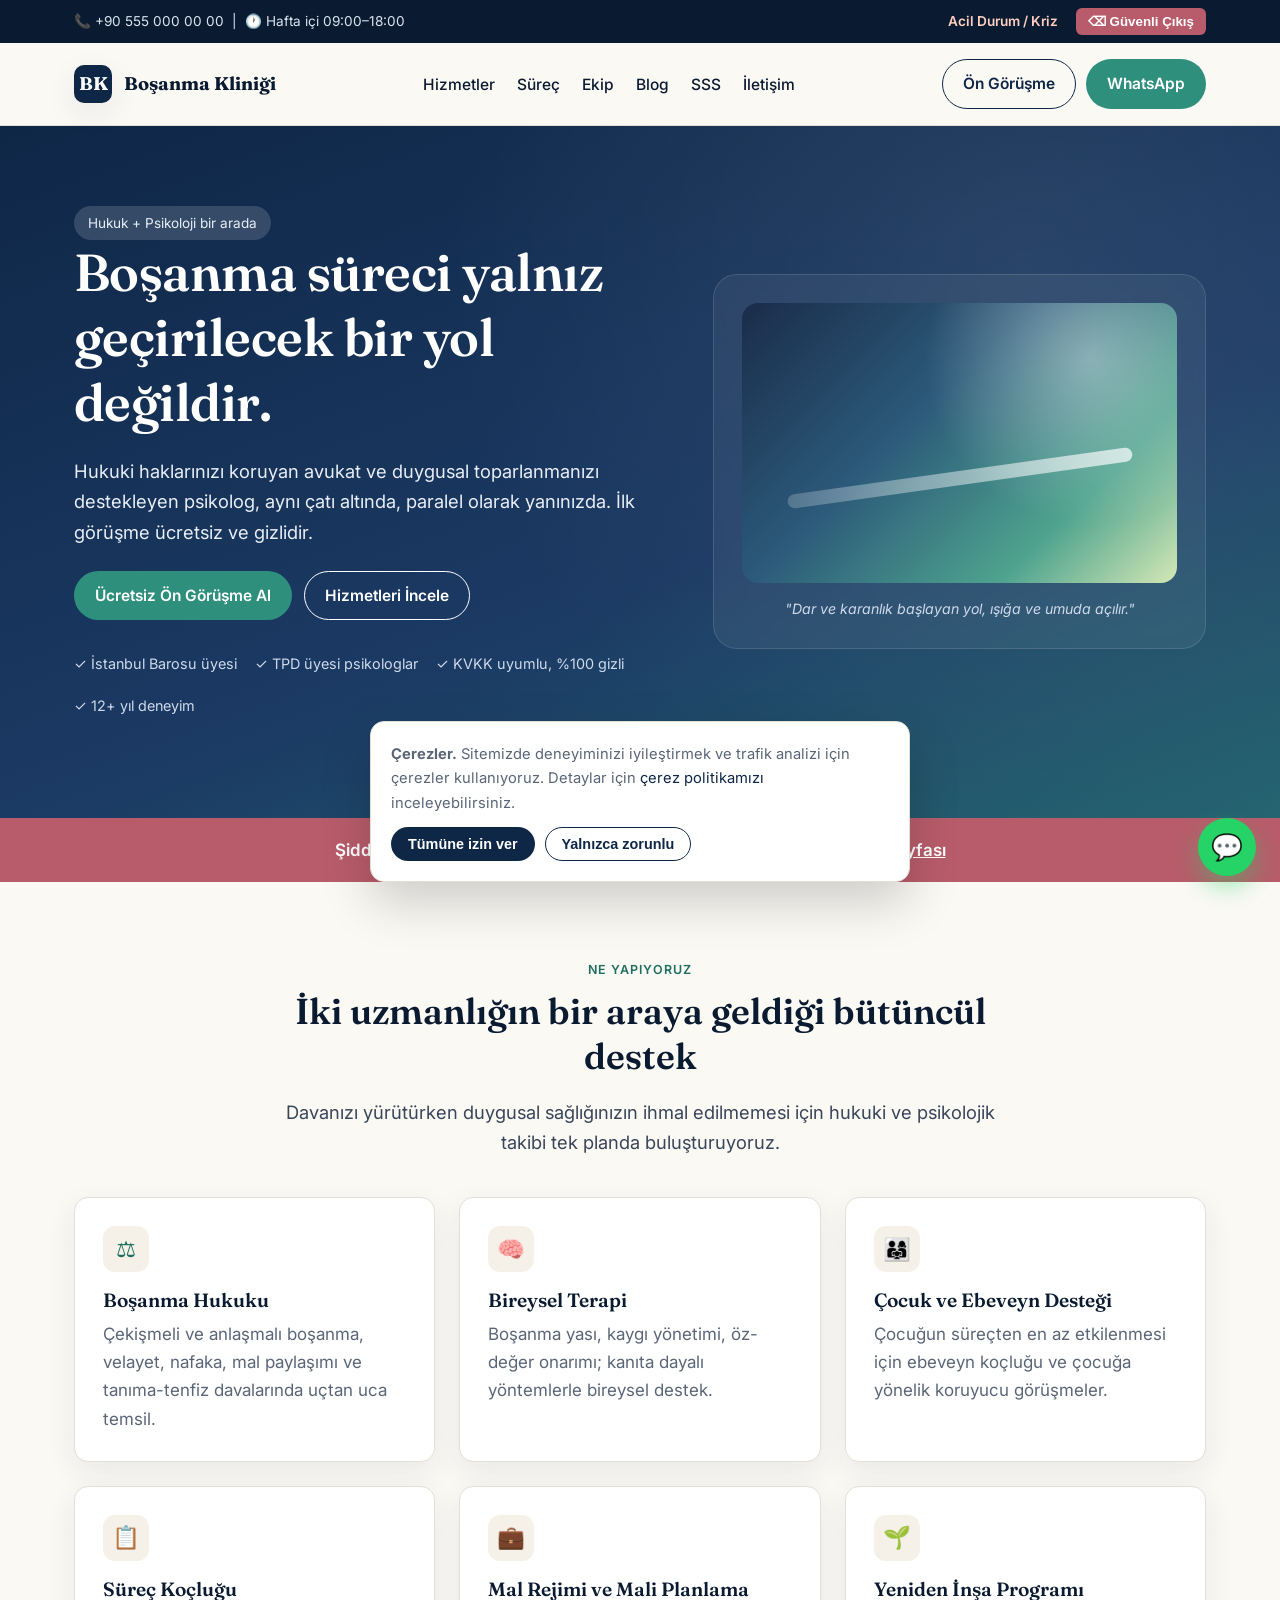
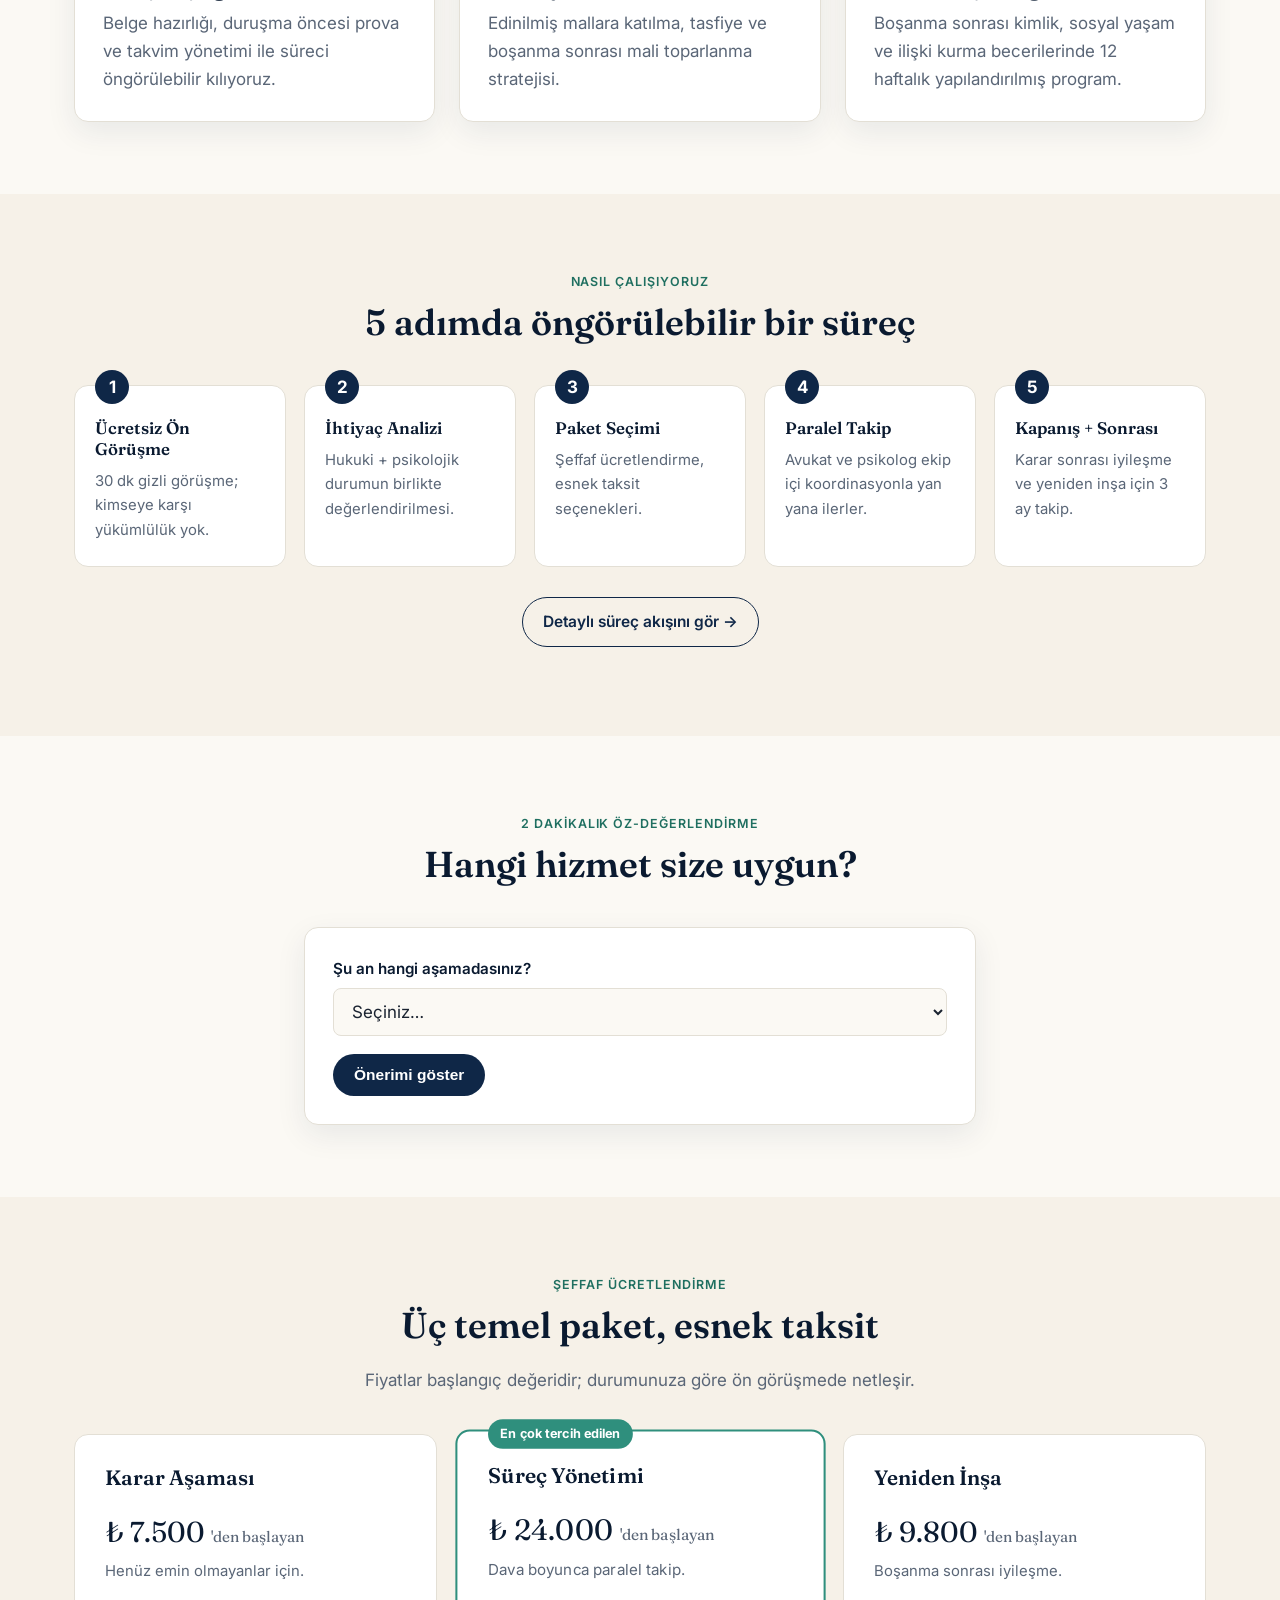
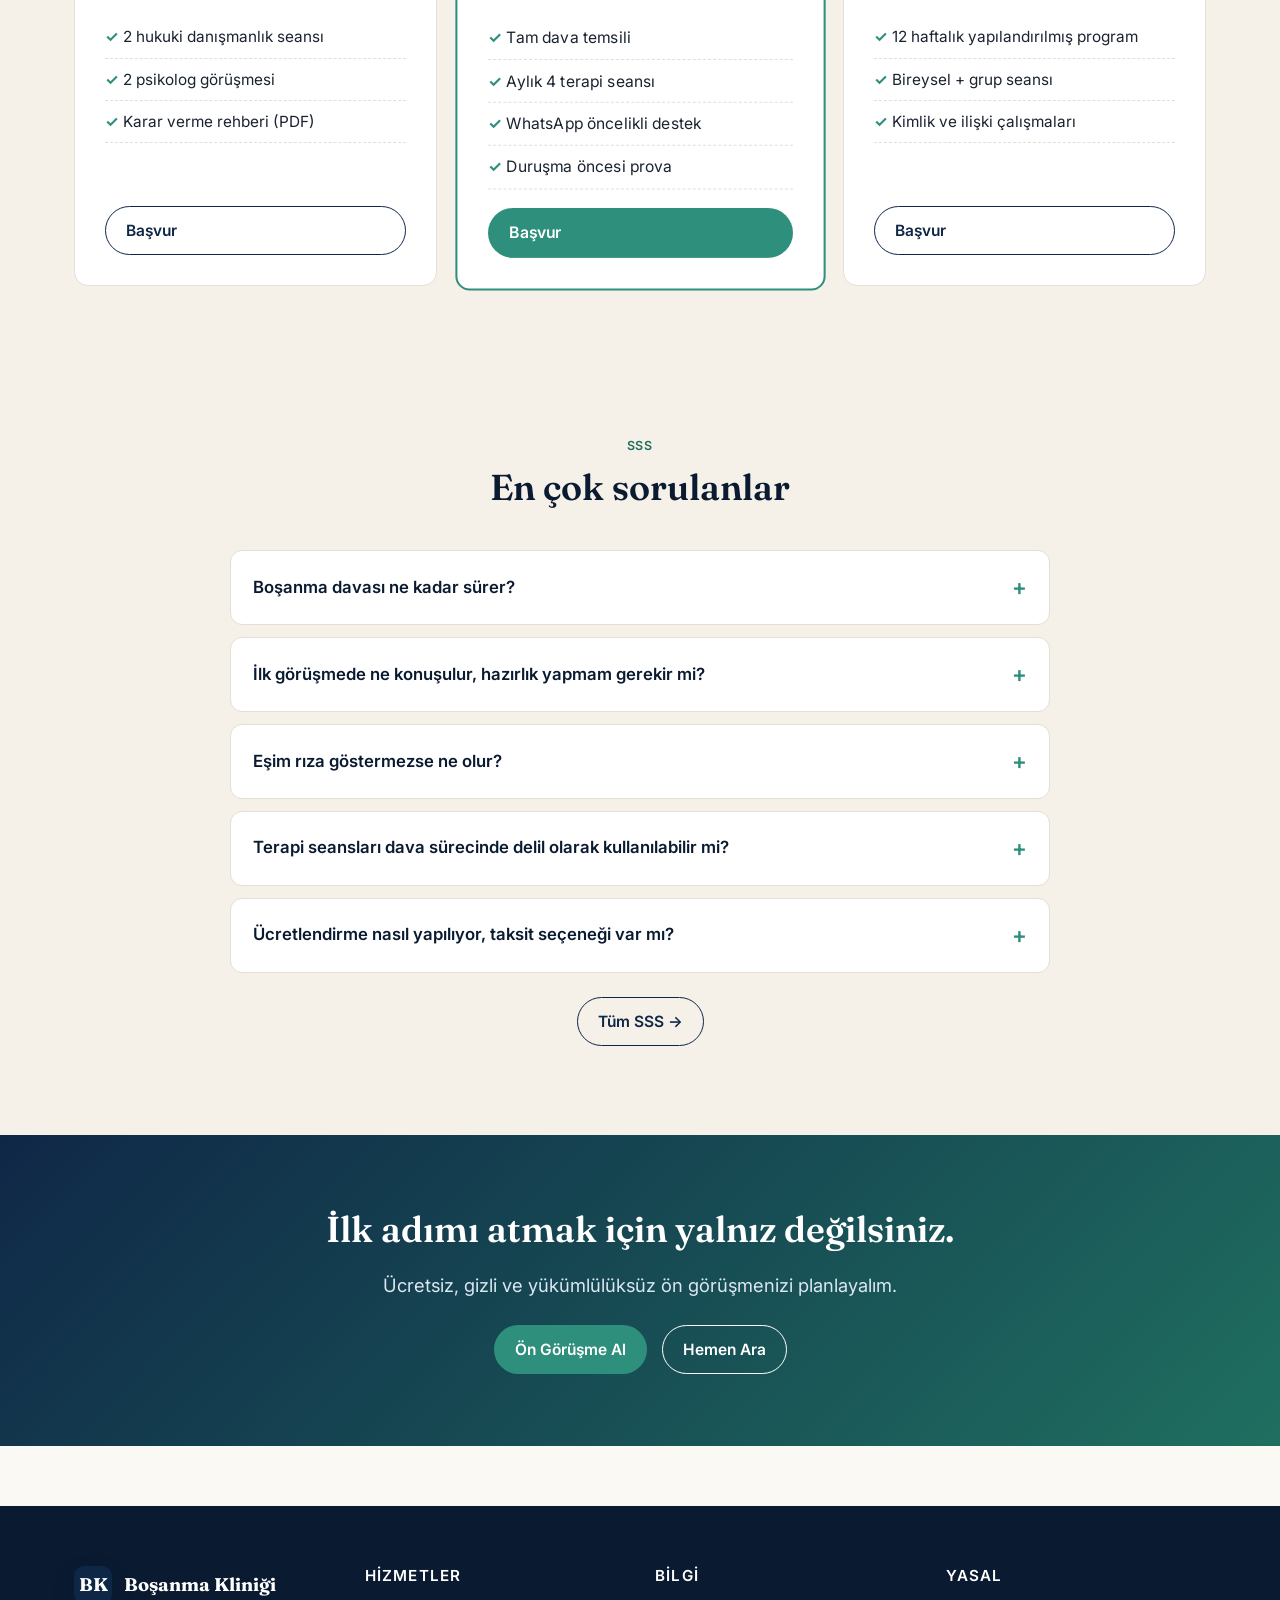
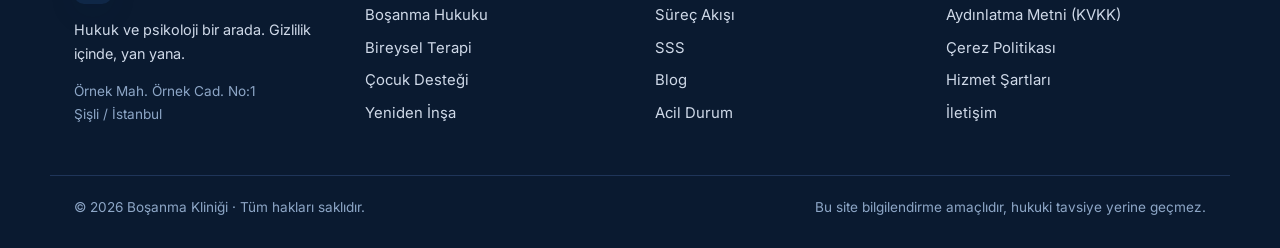
<file: index.html>
<!DOCTYPE html>
<html lang="tr">
<head>
<meta charset="UTF-8">
<meta name="viewport" content="width=device-width,initial-scale=1">
<title>Boşanma Kliniği — Hukuki ve Psikolojik Destek Bir Arada | İstanbul</title>
<meta name="description" content="Boşanma sürecinde hukuki danışmanlık ve uzman psikolog desteğini tek çatı altında sunuyoruz. Ücretsiz ön görüşme, gizlilik garantisi, paralel takip.">
<meta name="keywords" content="boşanma avukatı, boşanma psikoloğu, boşanma kliniği, çekişmeli boşanma, anlaşmalı boşanma, velayet, İstanbul boşanma avukatı">
<meta name="robots" content="index,follow">
<link rel="canonical" href="https://www.bosanmaklinigi.com/">
<!-- Open Graph -->
<meta property="og:title" content="Boşanma Kliniği — Hukuki ve Psikolojik Destek">
<meta property="og:description" content="Boşanma sürecinde hukuk ve psikoloji bir arada. Gizlilik içinde, paralel takiple.">
<meta property="og:type" content="website">
<meta property="og:locale" content="tr_TR">
<meta property="og:image" content="https://www.bosanmaklinigi.com/og.jpg">
<!-- Fonts -->
<link rel="preconnect" href="https://fonts.googleapis.com">
<link rel="preconnect" href="https://fonts.gstatic.com" crossorigin>
<link href="https://fonts.googleapis.com/css2?family=Fraunces:wght@400;500;600;700&family=Inter:wght@400;500;600;700&display=swap" rel="stylesheet">
<link rel="stylesheet" href="styles.css">
<!-- Schema: LegalService + MedicalBusiness hybrid -->
<script type="application/ld+json">
{
  "@context":"https://schema.org",
  "@graph":[
    {
      "@type":"LegalService",
      "name":"Boşanma Kliniği",
      "description":"Boşanma sürecinde hukuki danışmanlık ve psikolojik destek hizmetleri.",
      "url":"https://www.bosanmaklinigi.com/",
      "telephone":"+90-555-000-0000",
      "address":{
        "@type":"PostalAddress",
        "streetAddress":"Örnek Mah. Örnek Cad. No:1",
        "addressLocality":"İstanbul",
        "addressRegion":"İstanbul",
        "postalCode":"34000",
        "addressCountry":"TR"
      },
      "areaServed":"İstanbul",
      "priceRange":"₺₺",
      "openingHours":"Mo-Fr 09:00-18:00"
    },
    {
      "@type":"MedicalBusiness",
      "name":"Boşanma Kliniği — Psikolojik Destek",
      "medicalSpecialty":"Psychiatric"
    },
    {
      "@type":"Service",
      "serviceType":"Boşanma Danışmanlığı Paketi",
      "provider":{"@type":"LegalService","name":"Boşanma Kliniği"},
      "areaServed":"TR"
    }
  ]
}
</script>
</head>
<body>
<a class="skip-link" href="#main">İçeriğe atla</a>

<!-- Utility bar -->
<div class="utility" role="region" aria-label="Hızlı erişim">
  <div class="row">
    <div>📞 <a href="tel:+905550000000">+90 555 000 00 00</a> &nbsp;|&nbsp; 🕐 Hafta içi 09:00–18:00</div>
    <div>
      <a href="kriz.html" style="color:#ffd0c2;font-weight:600;margin-right:14px">Acil Durum / Kriz</a>
      <button class="safe-exit" onclick="safeExit()" aria-label="Güvenli çıkış: tarayıcıyı tarafsız bir siteye yönlendir">⌫ Güvenli Çıkış</button>
    </div>
  </div>
</div>

<!-- Header -->
<header class="site">
  <div class="nav">
    <a href="index.html" class="brand" aria-label="Boşanma Kliniği ana sayfası">
      <span class="brand-mark" aria-hidden="true">BK</span>
      <span>Boşanma Kliniği</span>
    </a>
    <button class="menu-toggle" aria-expanded="false" aria-controls="primary-menu" aria-label="Menüyü aç">☰</button>
    <nav aria-label="Ana menü">
      <ul id="primary-menu">
        <li><a href="hizmetler.html">Hizmetler</a></li>
        <li><a href="surec.html">Süreç</a></li>
        <li><a href="ekip.html">Ekip</a></li>
        <li><a href="blog/index.html">Blog</a></li>
        <li><a href="sss.html">SSS</a></li>
        <li><a href="iletisim.html">İletişim</a></li>
      </ul>
    </nav>
    <div class="nav-cta">
      <a href="iletisim.html" class="btn btn-ghost">Ön Görüşme</a>
      <a href="https://wa.me/905550000000" class="btn btn-teal">WhatsApp</a>
    </div>
  </div>
</header>

<main id="main">

<!-- Hero -->
<section class="hero" aria-labelledby="hero-title">
  <div class="container hero-grid">
    <div>
      <span style="display:inline-block;background:rgba(255,255,255,.15);padding:6px 14px;border-radius:999px;font-size:.85rem;color:#e8eef7">Hukuk + Psikoloji bir arada</span>
      <h1 id="hero-title">Boşanma süreci yalnız geçirilecek bir yol değildir.</h1>
      <p class="lead">Hukuki haklarınızı koruyan avukat ve duygusal toparlanmanızı destekleyen psikolog, aynı çatı altında, paralel olarak yanınızda. İlk görüşme ücretsiz ve gizlidir.</p>
      <div class="hero-cta">
        <a href="iletisim.html" class="btn btn-teal">Ücretsiz Ön Görüşme Al</a>
        <a href="hizmetler.html" class="btn btn-ghost" style="border-color:#fff;color:#fff">Hizmetleri İncele</a>
      </div>
      <div class="hero-trust">
        <span>✓ İstanbul Barosu üyesi</span>
        <span>✓ TPD üyesi psikologlar</span>
        <span>✓ KVKK uyumlu, %100 gizli</span>
        <span>✓ 12+ yıl deneyim</span>
      </div>
    </div>
    <div class="hero-illu" aria-hidden="true">
      <div class="path"></div>
      <small>"Dar ve karanlık başlayan yol, ışığa ve umuda açılır."</small>
    </div>
  </div>
</section>

<!-- Crisis strip -->
<div class="crisis-strip" role="alert">
  Şiddet veya akut kriz durumundaysanız: <a href="tel:183">ALO 183</a> · <a href="kriz.html">Acil Yönlendirme Sayfası</a>
</div>

<!-- Services -->
<section aria-labelledby="services-title">
  <div class="container">
    <div class="section-head">
      <span class="eyebrow">Ne yapıyoruz</span>
      <h2 id="services-title">İki uzmanlığın bir araya geldiği bütüncül destek</h2>
      <p class="lead" style="margin:12px auto 0">Davanızı yürütürken duygusal sağlığınızın ihmal edilmemesi için hukuki ve psikolojik takibi tek planda buluşturuyoruz.</p>
    </div>
    <div class="grid-3">
      <article class="card">
        <div class="icon" aria-hidden="true">⚖️</div>
        <h3>Boşanma Hukuku</h3>
        <p>Çekişmeli ve anlaşmalı boşanma, velayet, nafaka, mal paylaşımı ve tanıma-tenfiz davalarında uçtan uca temsil.</p>
      </article>
      <article class="card">
        <div class="icon" aria-hidden="true">🧠</div>
        <h3>Bireysel Terapi</h3>
        <p>Boşanma yası, kaygı yönetimi, öz-değer onarımı; kanıta dayalı yöntemlerle bireysel destek.</p>
      </article>
      <article class="card">
        <div class="icon" aria-hidden="true">👨‍👩‍👧</div>
        <h3>Çocuk ve Ebeveyn Desteği</h3>
        <p>Çocuğun süreçten en az etkilenmesi için ebeveyn koçluğu ve çocuğa yönelik koruyucu görüşmeler.</p>
      </article>
      <article class="card">
        <div class="icon" aria-hidden="true">📋</div>
        <h3>Süreç Koçluğu</h3>
        <p>Belge hazırlığı, duruşma öncesi prova ve takvim yönetimi ile süreci öngörülebilir kılıyoruz.</p>
      </article>
      <article class="card">
        <div class="icon" aria-hidden="true">💼</div>
        <h3>Mal Rejimi ve Mali Planlama</h3>
        <p>Edinilmiş mallara katılma, tasfiye ve boşanma sonrası mali toparlanma stratejisi.</p>
      </article>
      <article class="card">
        <div class="icon" aria-hidden="true">🌱</div>
        <h3>Yeniden İnşa Programı</h3>
        <p>Boşanma sonrası kimlik, sosyal yaşam ve ilişki kurma becerilerinde 12 haftalık yapılandırılmış program.</p>
      </article>
    </div>
  </div>
</section>

<!-- Process -->
<section class="alt" aria-labelledby="process-title">
  <div class="container">
    <div class="section-head">
      <span class="eyebrow">Nasıl çalışıyoruz</span>
      <h2 id="process-title">5 adımda öngörülebilir bir süreç</h2>
    </div>
    <div class="process">
      <div class="step"><h3>Ücretsiz Ön Görüşme</h3><p>30 dk gizli görüşme; kimseye karşı yükümlülük yok.</p></div>
      <div class="step"><h3>İhtiyaç Analizi</h3><p>Hukuki + psikolojik durumun birlikte değerlendirilmesi.</p></div>
      <div class="step"><h3>Paket Seçimi</h3><p>Şeffaf ücretlendirme, esnek taksit seçenekleri.</p></div>
      <div class="step"><h3>Paralel Takip</h3><p>Avukat ve psikolog ekip içi koordinasyonla yan yana ilerler.</p></div>
      <div class="step"><h3>Kapanış + Sonrası</h3><p>Karar sonrası iyileşme ve yeniden inşa için 3 ay takip.</p></div>
    </div>
    <p style="text-align:center;margin-top:30px"><a href="surec.html" class="btn btn-ghost">Detaylı süreç akışını gör →</a></p>
  </div>
</section>

<!-- Mini self-assessment quiz -->
<section aria-labelledby="quiz-title">
  <div class="container" style="max-width:720px">
    <div class="section-head">
      <span class="eyebrow">2 dakikalık öz-değerlendirme</span>
      <h2 id="quiz-title">Hangi hizmet size uygun?</h2>
    </div>
    <form id="quiz" class="card" aria-label="Hızlı değerlendirme">
      <div class="field">
        <label for="quiz-stage">Şu an hangi aşamadasınız?</label>
        <select id="quiz-stage" required>
          <option value="">Seçiniz…</option>
          <option value="karar">Karar verme aşamasındayım</option>
          <option value="sürec">Boşanma davam sürüyor</option>
          <option value="sonra">Boşandım, toparlanmak istiyorum</option>
          <option value="kriz">Acil/güvenlik kaygısı yaşıyorum</option>
        </select>
      </div>
      <button class="btn btn-primary" type="submit">Önerimi göster</button>
      <p class="quiz-result" style="display:none;margin-top:18px;padding:14px 16px;background:var(--sand);border-radius:8px;color:var(--navy-ink);font-weight:500"></p>
    </form>
  </div>
</section>

<!-- Pricing transparency -->
<section class="alt" aria-labelledby="pricing-title">
  <div class="container">
    <div class="section-head">
      <span class="eyebrow">Şeffaf ücretlendirme</span>
      <h2 id="pricing-title">Üç temel paket, esnek taksit</h2>
      <p class="muted" style="margin-top:8px">Fiyatlar başlangıç değeridir; durumunuza göre ön görüşmede netleşir.</p>
    </div>
    <div class="pricing">
      <div class="tier">
        <h3>Karar Aşaması</h3>
        <div class="price">₺ 7.500 <small>'den başlayan</small></div>
        <p class="muted" style="font-size:.93rem">Henüz emin olmayanlar için.</p>
        <ul>
          <li>2 hukuki danışmanlık seansı</li>
          <li>2 psikolog görüşmesi</li>
          <li>Karar verme rehberi (PDF)</li>
        </ul>
        <a href="iletisim.html" class="btn btn-ghost">Başvur</a>
      </div>
      <div class="tier featured">
        <span class="badge">En çok tercih edilen</span>
        <h3>Süreç Yönetimi</h3>
        <div class="price">₺ 24.000 <small>'den başlayan</small></div>
        <p class="muted" style="font-size:.93rem">Dava boyunca paralel takip.</p>
        <ul>
          <li>Tam dava temsili</li>
          <li>Aylık 4 terapi seansı</li>
          <li>WhatsApp öncelikli destek</li>
          <li>Duruşma öncesi prova</li>
        </ul>
        <a href="iletisim.html" class="btn btn-teal">Başvur</a>
      </div>
      <div class="tier">
        <h3>Yeniden İnşa</h3>
        <div class="price">₺ 9.800 <small>'den başlayan</small></div>
        <p class="muted" style="font-size:.93rem">Boşanma sonrası iyileşme.</p>
        <ul>
          <li>12 haftalık yapılandırılmış program</li>
          <li>Bireysel + grup seansı</li>
          <li>Kimlik ve ilişki çalışmaları</li>
        </ul>
        <a href="iletisim.html" class="btn btn-ghost">Başvur</a>
      </div>
    </div>
  </div>
</section>

<!-- FAQ snippet -->
<section class="alt" aria-labelledby="faq-title">
  <div class="container">
    <div class="section-head">
      <span class="eyebrow">SSS</span>
      <h2 id="faq-title">En çok sorulanlar</h2>
    </div>
    <div class="faq">
      <details>
        <summary>Boşanma davası ne kadar sürer?</summary>
        <p>Anlaşmalı boşanma genellikle 1-3 ay içinde sonuçlanır. Çekişmeli davalarda süre delillerin toplanması, tanık dinlenmesi ve mahkeme yoğunluğuna bağlı olarak 6 ay ila 2 yıl arasında değişebilir. Ön görüşmede sizin durumunuza özgü gerçekçi bir tahmin paylaşıyoruz.</p>
      </details>
      <details>
        <summary>İlk görüşmede ne konuşulur, hazırlık yapmam gerekir mi?</summary>
        <p>İlk görüşme 30 dakikadır ve ücretsizdir. Mevcut durumunuzu, beklentilerinizi ve önceliklerinizi anlamak için sorular sorarız. Hazırlık zorunlu değil; ancak elinizde varsa nikah cüzdanı, varlık dökümü ve önceki yazışmaları getirmeniz süreci hızlandırır.</p>
      </details>
      <details>
        <summary>Eşim rıza göstermezse ne olur?</summary>
        <p>Anlaşmalı boşanma için iki tarafın rızası gerekir. Rıza yoksa çekişmeli boşanma davası açılır ve şiddetli geçimsizlik, aldatma, terk gibi kanıtlanabilir nedenlere dayanılır. Süreci her durumda yürütüyoruz.</p>
      </details>
      <details>
        <summary>Terapi seansları dava sürecinde delil olarak kullanılabilir mi?</summary>
        <p>Hayır. Psikolog–danışan görüşmeleri meslek etiği ve KVKK kapsamında gizlidir; hukuki süreçte kullanılmaz. Ekibimiz arasında bilgi paylaşımı yalnızca yazılı onayınızla, koordinasyon amacıyla yapılır.</p>
      </details>
      <details>
        <summary>Ücretlendirme nasıl yapılıyor, taksit seçeneği var mı?</summary>
        <p>Şeffaf paket fiyatlandırması kullanıyoruz. 3 ve 6 ay taksit seçenekleri mevcuttur. Ön görüşmede durumunuza özgü tüm maliyetler net olarak paylaşılır; sürpriz bir ücret olmaz.</p>
      </details>
    </div>
    <p style="text-align:center;margin-top:24px"><a href="sss.html" class="btn btn-ghost">Tüm SSS →</a></p>
  </div>
</section>

<!-- Final CTA -->
<section style="background:linear-gradient(135deg,var(--navy),var(--teal-2));color:#fff;text-align:center">
  <div class="container">
    <h2 style="color:#fff">İlk adımı atmak için yalnız değilsiniz.</h2>
    <p class="lead" style="color:#dbe7f3;margin:0 auto 24px">Ücretsiz, gizli ve yükümlülüksüz ön görüşmenizi planlayalım.</p>
    <a href="iletisim.html" class="btn btn-teal">Ön Görüşme Al</a>
    <a href="tel:+905550000000" class="btn btn-ghost" style="border-color:#fff;color:#fff;margin-left:10px">Hemen Ara</a>
  </div>
</section>

</main>

<!-- Footer -->
<footer class="site">
  <div class="container" style="display:grid;grid-template-columns:repeat(4,1fr);gap:30px">
    <div>
      <div class="brand" style="color:#fff;margin-bottom:14px"><span class="brand-mark">BK</span> Boşanma Kliniği</div>
      <p style="font-size:.9rem">Hukuk ve psikoloji bir arada. Gizlilik içinde, yan yana.</p>
      <p style="font-size:.85rem;color:#8da6c6">Örnek Mah. Örnek Cad. No:1<br>Şişli / İstanbul</p>
    </div>
    <div>
      <h4>Hizmetler</h4>
      <a href="hizmetler.html">Boşanma Hukuku</a>
      <a href="hizmetler.html">Bireysel Terapi</a>
      <a href="hizmetler.html">Çocuk Desteği</a>
      <a href="hizmetler.html">Yeniden İnşa</a>
    </div>
    <div>
      <h4>Bilgi</h4>
      <a href="surec.html">Süreç Akışı</a>
      <a href="sss.html">SSS</a>
      <a href="blog/index.html">Blog</a>
      <a href="kriz.html">Acil Durum</a>
    </div>
    <div>
      <h4>Yasal</h4>
      <a href="kvkk.html">Aydınlatma Metni (KVKK)</a>
      <a href="cerez.html">Çerez Politikası</a>
      <a href="sartlar.html">Hizmet Şartları</a>
      <a href="iletisim.html">İletişim</a>
    </div>
  </div>
  <div class="container bottom">
    <span>© 2026 Boşanma Kliniği · Tüm hakları saklıdır.</span>
    <span>Bu site bilgilendirme amaçlıdır, hukuki tavsiye yerine geçmez.</span>
  </div>
</footer>

<!-- WhatsApp float -->
<a class="wa-float" href="https://wa.me/905550000000" aria-label="WhatsApp ile yaz" onclick="window._bk_track && _bk_track('whatsapp_click')">💬</a>

<!-- Cookie banner -->
<div id="cookieBanner" class="cookie-banner hidden" role="dialog" aria-label="Çerez tercihleri">
  <p><strong>Çerezler.</strong> Sitemizde deneyiminizi iyileştirmek ve trafik analizi için çerezler kullanıyoruz. Detaylar için <a href="cerez.html">çerez politikamızı</a> inceleyebilirsiniz.</p>
  <div class="actions">
    <button class="btn btn-primary" data-consent="all">Tümüne izin ver</button>
    <button class="btn btn-ghost" data-consent="essential">Yalnızca zorunlu</button>
  </div>
</div>

<!-- Exit intent modal -->
<div id="exitModal" class="modal-backdrop" role="dialog" aria-modal="true" aria-labelledby="exit-title">
  <div class="modal">
    <button class="close" aria-label="Kapat" onclick="closeModal()">×</button>
    <h3 id="exit-title">Ayrılmadan önce…</h3>
    <p>Boşanma sürecinde işinizi kolaylaştıracak <strong>"Boşanma Süreci Kontrol Listesi"</strong> PDF'ini ücretsiz indirin. Hangi belgeler gerekir, hangi adımlar ne zaman atılır — hepsi tek sayfada.</p>
    <form onsubmit="event.preventDefault();this.querySelector('p').textContent='Teşekkürler, e-postanıza gönderdik.';" style="background:var(--sand);box-shadow:none;border:0">
      <div class="field">
        <label for="exit-mail">E-posta</label>
        <input id="exit-mail" type="email" required placeholder="ornek@eposta.com">
      </div>
      <button class="btn btn-teal" type="submit">PDF'i Gönder</button>
      <p style="font-size:.85rem;color:var(--muted);margin-top:10px">Spam göndermiyoruz. KVKK uyumluyuz.</p>
    </form>
  </div>
</div>

<script src="script.js"></script>
</body>
</html>
</file>
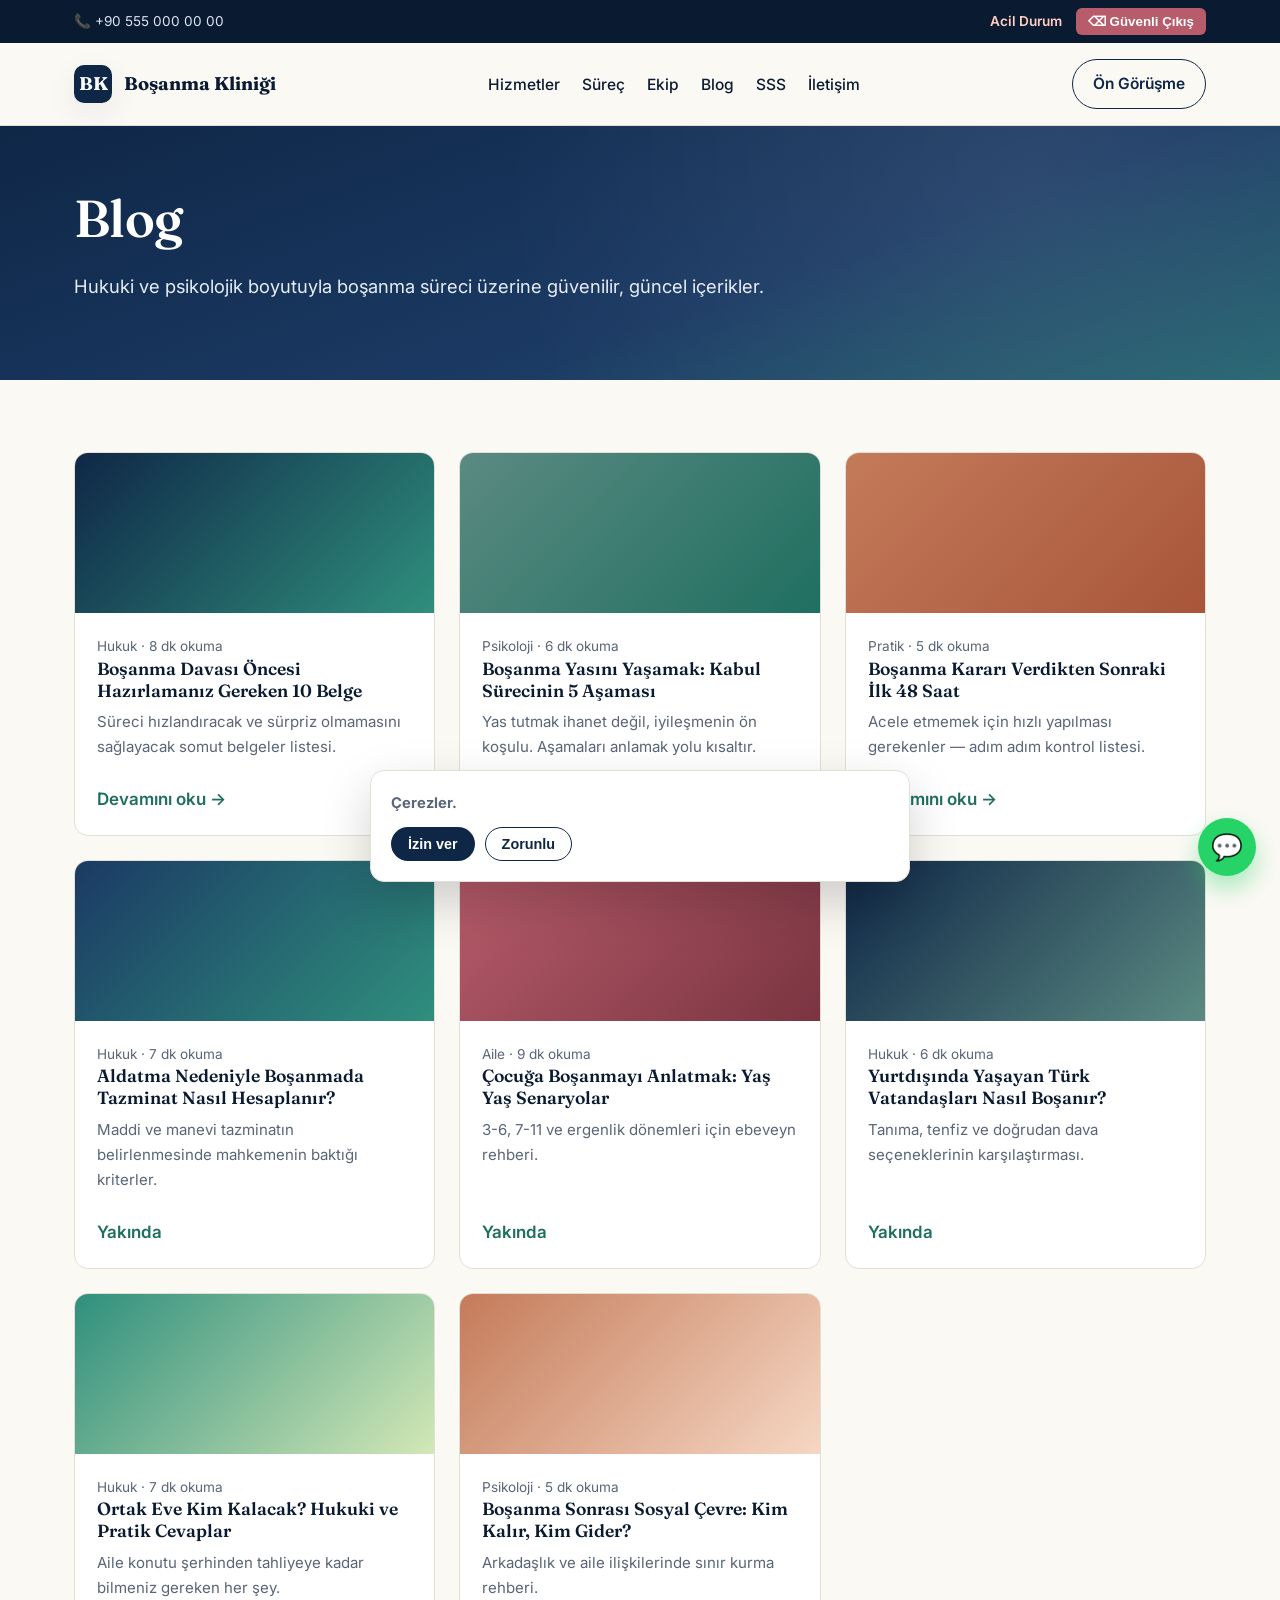
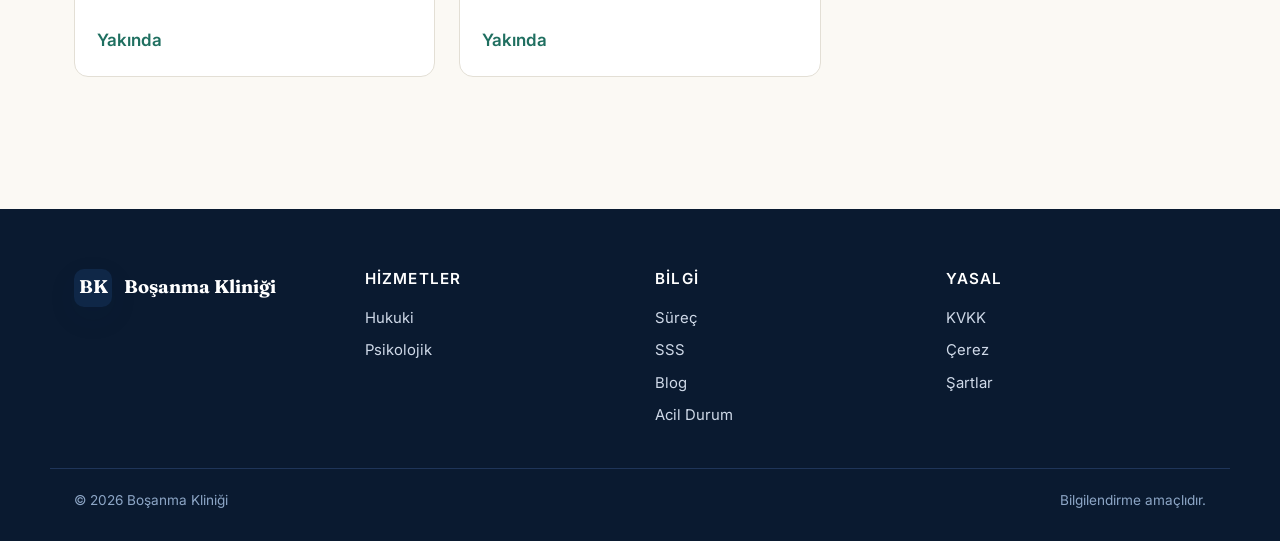
<file: blog/index.html>
<!DOCTYPE html><html lang="tr"><head>
<meta charset="UTF-8"><meta name="viewport" content="width=device-width,initial-scale=1">
<title>Blog — Boşanma Süreci Rehberi | Boşanma Kliniği</title>
<meta name="description" content="Boşanma hukuku, psikolojisi ve pratik rehberler. Uzmanlar tarafından yazılmış güncel içerikler.">
<link rel="canonical" href="https://www.bosanmaklinigi.com/blog/">
<link rel="preconnect" href="https://fonts.googleapis.com"><link rel="preconnect" href="https://fonts.gstatic.com" crossorigin>
<link href="https://fonts.googleapis.com/css2?family=Fraunces:wght@400;500;600;700&family=Inter:wght@400;500;600;700&display=swap" rel="stylesheet">
<link rel="stylesheet" href="../styles.css">
</head><body>
<a class="skip-link" href="#main">İçeriğe atla</a>
<div class="utility"><div class="row"><div>📞 <a href="tel:+905550000000">+90 555 000 00 00</a></div>
<div><a href="../kriz.html" style="color:#ffd0c2;font-weight:600;margin-right:14px">Acil Durum</a><button class="safe-exit" onclick="safeExit()">⌫ Güvenli Çıkış</button></div></div></div>
<header class="site"><div class="nav">
  <a href="../index.html" class="brand"><span class="brand-mark">BK</span><span>Boşanma Kliniği</span></a>
  <button class="menu-toggle" aria-expanded="false" aria-controls="primary-menu" aria-label="Menü">☰</button>
  <nav><ul id="primary-menu">
    <li><a href="../hizmetler.html">Hizmetler</a></li><li><a href="../surec.html">Süreç</a></li>
    <li><a href="../ekip.html">Ekip</a></li><li><a href="index.html" aria-current="page">Blog</a></li>
    <li><a href="../sss.html">SSS</a></li><li><a href="../iletisim.html">İletişim</a></li>
  </ul></nav>
  <div class="nav-cta"><a href="../iletisim.html" class="btn btn-ghost">Ön Görüşme</a></div>
</div></header>
<main id="main">
<section class="hero" style="padding:60px 0"><div class="container"><h1 style="color:#fff">Blog</h1>
<p class="lead">Hukuki ve psikolojik boyutuyla boşanma süreci üzerine güvenilir, güncel içerikler.</p></div></section>

<section><div class="container">
  <div class="blog-grid">
    <article class="post"><div class="thumb"></div><div class="body">
      <span class="muted" style="font-size:.85rem">Hukuk · 8 dk okuma</span>
      <h3>Boşanma Davası Öncesi Hazırlamanız Gereken 10 Belge</h3>
      <p>Süreci hızlandıracak ve sürpriz olmamasını sağlayacak somut belgeler listesi.</p>
      <a class="read" href="post-1.html">Devamını oku →</a>
    </div></article>

    <article class="post"><div class="thumb" style="background:linear-gradient(135deg,#5b8a82,#1f6f60)"></div><div class="body">
      <span class="muted" style="font-size:.85rem">Psikoloji · 6 dk okuma</span>
      <h3>Boşanma Yasını Yaşamak: Kabul Sürecinin 5 Aşaması</h3>
      <p>Yas tutmak ihanet değil, iyileşmenin ön koşulu. Aşamaları anlamak yolu kısaltır.</p>
      <a class="read" href="post-2.html">Devamını oku →</a>
    </div></article>

    <article class="post"><div class="thumb" style="background:linear-gradient(135deg,#c47b5a,#a8553a)"></div><div class="body">
      <span class="muted" style="font-size:.85rem">Pratik · 5 dk okuma</span>
      <h3>Boşanma Kararı Verdikten Sonraki İlk 48 Saat</h3>
      <p>Acele etmemek için hızlı yapılması gerekenler — adım adım kontrol listesi.</p>
      <a class="read" href="post-3.html">Devamını oku →</a>
    </div></article>

    <article class="post"><div class="thumb" style="background:linear-gradient(135deg,#1b3a64,#2f8f7d)"></div><div class="body">
      <span class="muted" style="font-size:.85rem">Hukuk · 7 dk okuma</span>
      <h3>Aldatma Nedeniyle Boşanmada Tazminat Nasıl Hesaplanır?</h3>
      <p>Maddi ve manevi tazminatın belirlenmesinde mahkemenin baktığı kriterler.</p>
      <a class="read" href="#">Yakında</a>
    </div></article>

    <article class="post"><div class="thumb" style="background:linear-gradient(135deg,#b85c6b,#7a3441)"></div><div class="body">
      <span class="muted" style="font-size:.85rem">Aile · 9 dk okuma</span>
      <h3>Çocuğa Boşanmayı Anlatmak: Yaş Yaş Senaryolar</h3>
      <p>3-6, 7-11 ve ergenlik dönemleri için ebeveyn rehberi.</p>
      <a class="read" href="#">Yakında</a>
    </div></article>

    <article class="post"><div class="thumb" style="background:linear-gradient(135deg,#0f2747,#5b8a82)"></div><div class="body">
      <span class="muted" style="font-size:.85rem">Hukuk · 6 dk okuma</span>
      <h3>Yurtdışında Yaşayan Türk Vatandaşları Nasıl Boşanır?</h3>
      <p>Tanıma, tenfiz ve doğrudan dava seçeneklerinin karşılaştırması.</p>
      <a class="read" href="#">Yakında</a>
    </div></article>

    <article class="post"><div class="thumb" style="background:linear-gradient(135deg,#2f8f7d,#d3e8b6)"></div><div class="body">
      <span class="muted" style="font-size:.85rem">Hukuk · 7 dk okuma</span>
      <h3>Ortak Eve Kim Kalacak? Hukuki ve Pratik Cevaplar</h3>
      <p>Aile konutu şerhinden tahliyeye kadar bilmeniz gereken her şey.</p>
      <a class="read" href="#">Yakında</a>
    </div></article>

    <article class="post"><div class="thumb" style="background:linear-gradient(135deg,#c47b5a,#f6d7c3)"></div><div class="body">
      <span class="muted" style="font-size:.85rem">Psikoloji · 5 dk okuma</span>
      <h3>Boşanma Sonrası Sosyal Çevre: Kim Kalır, Kim Gider?</h3>
      <p>Arkadaşlık ve aile ilişkilerinde sınır kurma rehberi.</p>
      <a class="read" href="#">Yakında</a>
    </div></article>
  </div>
</div></section>
</main>
<footer class="site"><div class="container" style="display:grid;grid-template-columns:repeat(4,1fr);gap:30px">
  <div><div class="brand" style="color:#fff;margin-bottom:14px"><span class="brand-mark">BK</span> Boşanma Kliniği</div></div>
  <div><h4>Hizmetler</h4><a href="../hizmetler.html">Hukuki</a><a href="../hizmetler.html">Psikolojik</a></div>
  <div><h4>Bilgi</h4><a href="../surec.html">Süreç</a><a href="../sss.html">SSS</a><a href="index.html">Blog</a><a href="../kriz.html">Acil Durum</a></div>
  <div><h4>Yasal</h4><a href="../kvkk.html">KVKK</a><a href="../cerez.html">Çerez</a><a href="../sartlar.html">Şartlar</a></div>
</div><div class="container bottom"><span>© 2026 Boşanma Kliniği</span><span>Bilgilendirme amaçlıdır.</span></div></footer>
<a class="wa-float" href="https://wa.me/905550000000" aria-label="WhatsApp">💬</a>
<div id="cookieBanner" class="cookie-banner hidden"><p><strong>Çerezler.</strong></p><div class="actions"><button class="btn btn-primary" data-consent="all">İzin ver</button><button class="btn btn-ghost" data-consent="essential">Zorunlu</button></div></div>
<script src="../script.js"></script>
</body></html>
</file>
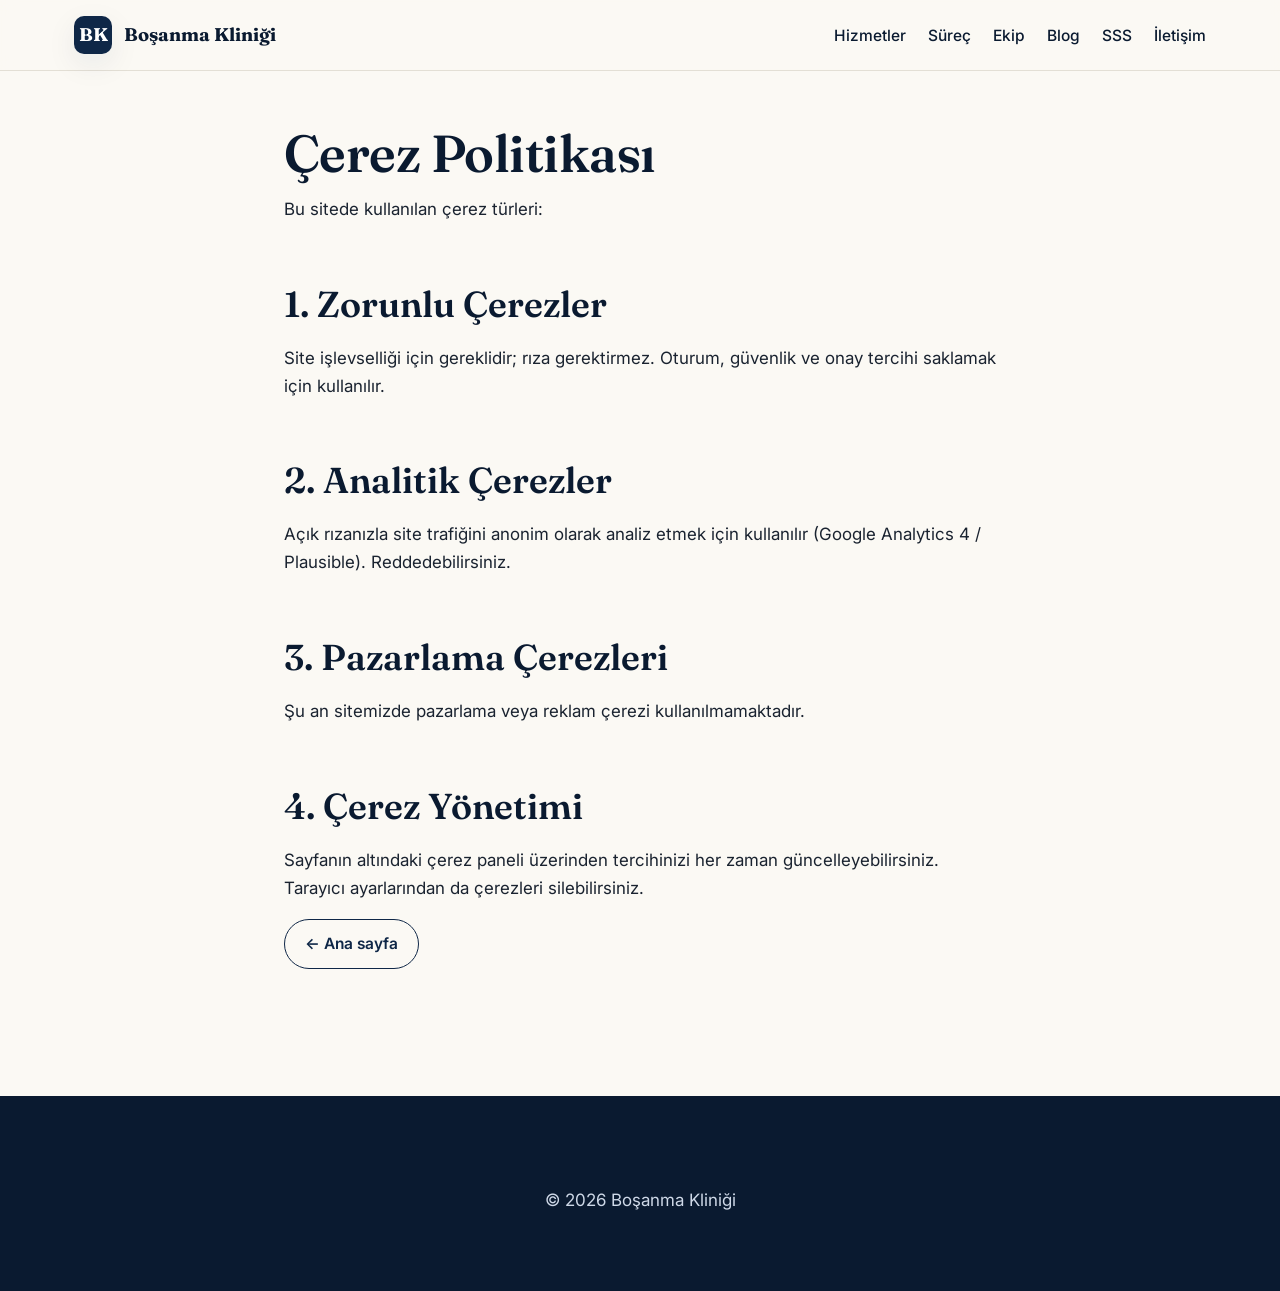
<file: cerez.html>
<!DOCTYPE html><html lang="tr"><head>
<meta charset="UTF-8"><meta name="viewport" content="width=device-width,initial-scale=1">
<title>Çerez Politikası | Boşanma Kliniği</title>
<meta name="description" content="Sitemizde kullanılan çerezler, amaçları ve yönetimi hakkında bilgi.">
<link rel="preconnect" href="https://fonts.googleapis.com"><link rel="preconnect" href="https://fonts.gstatic.com" crossorigin>
<link href="https://fonts.googleapis.com/css2?family=Fraunces:wght@400;500;600;700&family=Inter:wght@400;500;600;700&display=swap" rel="stylesheet">
<link rel="stylesheet" href="styles.css">
</head><body>
<a class="skip-link" href="#main">İçeriğe atla</a>
<header class="site"><div class="nav">
  <a href="index.html" class="brand"><span class="brand-mark">BK</span><span>Boşanma Kliniği</span></a>
  <nav><ul id="primary-menu">
    <li><a href="hizmetler.html">Hizmetler</a></li><li><a href="surec.html">Süreç</a></li>
    <li><a href="ekip.html">Ekip</a></li><li><a href="blog/index.html">Blog</a></li>
    <li><a href="sss.html">SSS</a></li><li><a href="iletisim.html">İletişim</a></li>
  </ul></nav>
</div></header>
<main id="main" style="padding:50px 0"><div class="container article">
  <h1>Çerez Politikası</h1>
  <p>Bu sitede kullanılan çerez türleri:</p>
  <h2>1. Zorunlu Çerezler</h2>
  <p>Site işlevselliği için gereklidir; rıza gerektirmez. Oturum, güvenlik ve onay tercihi saklamak için kullanılır.</p>
  <h2>2. Analitik Çerezler</h2>
  <p>Açık rızanızla site trafiğini anonim olarak analiz etmek için kullanılır (Google Analytics 4 / Plausible). Reddedebilirsiniz.</p>
  <h2>3. Pazarlama Çerezleri</h2>
  <p>Şu an sitemizde pazarlama veya reklam çerezi kullanılmamaktadır.</p>
  <h2>4. Çerez Yönetimi</h2>
  <p>Sayfanın altındaki çerez paneli üzerinden tercihinizi her zaman güncelleyebilirsiniz. Tarayıcı ayarlarından da çerezleri silebilirsiniz.</p>
  <p><a href="index.html" class="btn btn-ghost">← Ana sayfa</a></p>
</div></main>
<footer class="site"><div class="container" style="text-align:center;padding:30px 0"><p>© 2026 Boşanma Kliniği</p></div></footer>
<script src="script.js"></script>
</body></html>
</file>
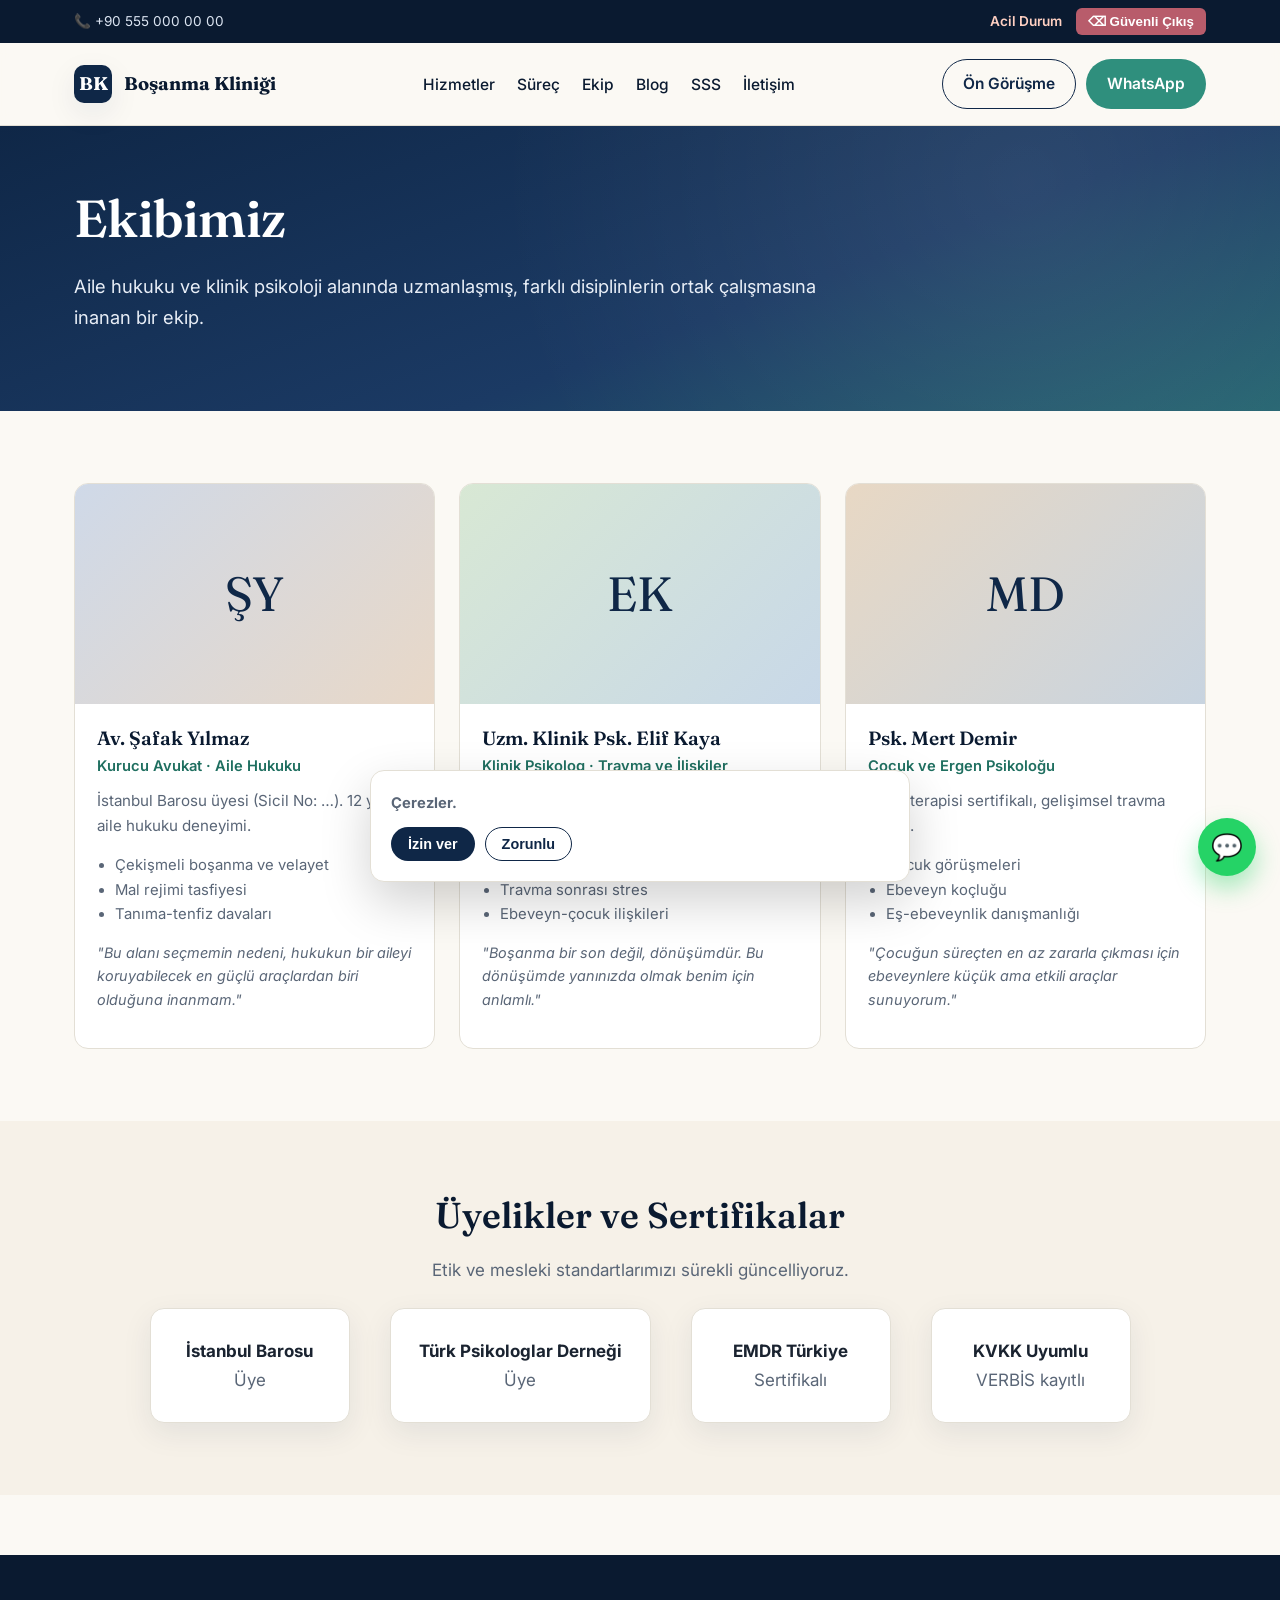
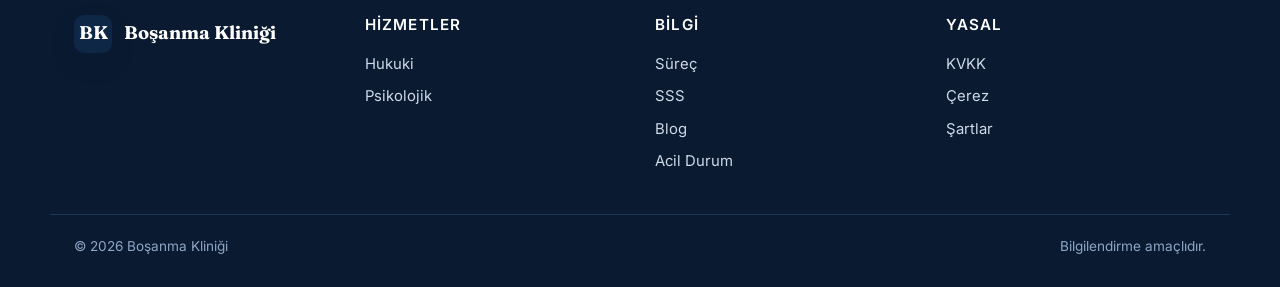
<file: ekip.html>
<!DOCTYPE html><html lang="tr"><head>
<meta charset="UTF-8"><meta name="viewport" content="width=device-width,initial-scale=1">
<title>Ekibimiz — Boşanma Kliniği Avukat ve Psikologları</title>
<meta name="description" content="İstanbul Barosu ve Türk Psikologlar Derneği üyesi uzman ekibimizle tanışın.">
<link rel="canonical" href="https://www.bosanmaklinigi.com/ekip.html">
<link rel="preconnect" href="https://fonts.googleapis.com"><link rel="preconnect" href="https://fonts.gstatic.com" crossorigin>
<link href="https://fonts.googleapis.com/css2?family=Fraunces:wght@400;500;600;700&family=Inter:wght@400;500;600;700&display=swap" rel="stylesheet">
<link rel="stylesheet" href="styles.css">
</head><body>
<a class="skip-link" href="#main">İçeriğe atla</a>
<div class="utility"><div class="row"><div>📞 <a href="tel:+905550000000">+90 555 000 00 00</a></div>
<div><a href="kriz.html" style="color:#ffd0c2;font-weight:600;margin-right:14px">Acil Durum</a><button class="safe-exit" onclick="safeExit()">⌫ Güvenli Çıkış</button></div></div></div>
<header class="site"><div class="nav">
  <a href="index.html" class="brand"><span class="brand-mark">BK</span><span>Boşanma Kliniği</span></a>
  <button class="menu-toggle" aria-expanded="false" aria-controls="primary-menu" aria-label="Menü">☰</button>
  <nav><ul id="primary-menu">
    <li><a href="hizmetler.html">Hizmetler</a></li><li><a href="surec.html">Süreç</a></li>
    <li><a href="ekip.html" aria-current="page">Ekip</a></li><li><a href="blog/index.html">Blog</a></li>
    <li><a href="sss.html">SSS</a></li><li><a href="iletisim.html">İletişim</a></li>
  </ul></nav>
  <div class="nav-cta"><a href="iletisim.html" class="btn btn-ghost">Ön Görüşme</a><a href="https://wa.me/905550000000" class="btn btn-teal">WhatsApp</a></div>
</div></header>
<main id="main">
<section class="hero" style="padding:60px 0"><div class="container"><h1 style="color:#fff">Ekibimiz</h1>
<p class="lead">Aile hukuku ve klinik psikoloji alanında uzmanlaşmış, farklı disiplinlerin ortak çalışmasına inanan bir ekip.</p></div></section>

<section><div class="container">
  <div class="team">
    <article class="member">
      <div class="photo" aria-hidden="true">ŞY</div>
      <div class="body">
        <h3>Av. Şafak Yılmaz</h3>
        <div class="role">Kurucu Avukat · Aile Hukuku</div>
        <p class="muted" style="font-size:.95rem">İstanbul Barosu üyesi (Sicil No: …). 12 yıllık aile hukuku deneyimi.</p>
        <ul>
          <li>Çekişmeli boşanma ve velayet</li>
          <li>Mal rejimi tasfiyesi</li>
          <li>Tanıma-tenfiz davaları</li>
        </ul>
        <p style="margin-top:14px;font-size:.9rem;color:var(--muted);font-style:italic">"Bu alanı seçmemin nedeni, hukukun bir aileyi koruyabilecek en güçlü araçlardan biri olduğuna inanmam."</p>
      </div>
    </article>
    <article class="member">
      <div class="photo" aria-hidden="true" style="background:linear-gradient(135deg,#d8e8d4,#c8d8e8)">EK</div>
      <div class="body">
        <h3>Uzm. Klinik Psk. Elif Kaya</h3>
        <div class="role">Klinik Psikolog · Travma ve İlişkiler</div>
        <p class="muted" style="font-size:.95rem">TPD üyesi. EMDR Avrupa düzeyi 2 sertifikalı.</p>
        <ul>
          <li>Boşanma yası ve uyum</li>
          <li>Travma sonrası stres</li>
          <li>Ebeveyn-çocuk ilişkileri</li>
        </ul>
        <p style="margin-top:14px;font-size:.9rem;color:var(--muted);font-style:italic">"Boşanma bir son değil, dönüşümdür. Bu dönüşümde yanınızda olmak benim için anlamlı."</p>
      </div>
    </article>
    <article class="member">
      <div class="photo" aria-hidden="true" style="background:linear-gradient(135deg,#e8d8c4,#c8d4e0)">MD</div>
      <div class="body">
        <h3>Psk. Mert Demir</h3>
        <div class="role">Çocuk ve Ergen Psikoloğu</div>
        <p class="muted" style="font-size:.95rem">Oyun terapisi sertifikalı, gelişimsel travma odaklı.</p>
        <ul>
          <li>Çocuk görüşmeleri</li>
          <li>Ebeveyn koçluğu</li>
          <li>Eş-ebeveynlik danışmanlığı</li>
        </ul>
        <p style="margin-top:14px;font-size:.9rem;color:var(--muted);font-style:italic">"Çocuğun süreçten en az zararla çıkması için ebeveynlere küçük ama etkili araçlar sunuyorum."</p>
      </div>
    </article>
  </div>
</div></section>

<section class="alt"><div class="container" style="text-align:center">
  <h2>Üyelikler ve Sertifikalar</h2>
  <p class="muted">Etik ve mesleki standartlarımızı sürekli güncelliyoruz.</p>
  <div style="display:flex;justify-content:center;gap:40px;flex-wrap:wrap;margin-top:24px">
    <div class="card" style="min-width:200px"><strong>İstanbul Barosu</strong><br><span class="muted">Üye</span></div>
    <div class="card" style="min-width:200px"><strong>Türk Psikologlar Derneği</strong><br><span class="muted">Üye</span></div>
    <div class="card" style="min-width:200px"><strong>EMDR Türkiye</strong><br><span class="muted">Sertifikalı</span></div>
    <div class="card" style="min-width:200px"><strong>KVKK Uyumlu</strong><br><span class="muted">VERBİS kayıtlı</span></div>
  </div>
</div></section>
</main>
<footer class="site"><div class="container" style="display:grid;grid-template-columns:repeat(4,1fr);gap:30px">
  <div><div class="brand" style="color:#fff;margin-bottom:14px"><span class="brand-mark">BK</span> Boşanma Kliniği</div></div>
  <div><h4>Hizmetler</h4><a href="hizmetler.html">Hukuki</a><a href="hizmetler.html">Psikolojik</a></div>
  <div><h4>Bilgi</h4><a href="surec.html">Süreç</a><a href="sss.html">SSS</a><a href="blog/index.html">Blog</a><a href="kriz.html">Acil Durum</a></div>
  <div><h4>Yasal</h4><a href="kvkk.html">KVKK</a><a href="cerez.html">Çerez</a><a href="sartlar.html">Şartlar</a></div>
</div><div class="container bottom"><span>© 2026 Boşanma Kliniği</span><span>Bilgilendirme amaçlıdır.</span></div></footer>
<a class="wa-float" href="https://wa.me/905550000000" aria-label="WhatsApp">💬</a>
<div id="cookieBanner" class="cookie-banner hidden"><p><strong>Çerezler.</strong></p><div class="actions"><button class="btn btn-primary" data-consent="all">İzin ver</button><button class="btn btn-ghost" data-consent="essential">Zorunlu</button></div></div>
<script src="script.js"></script>
</body></html>
</file>
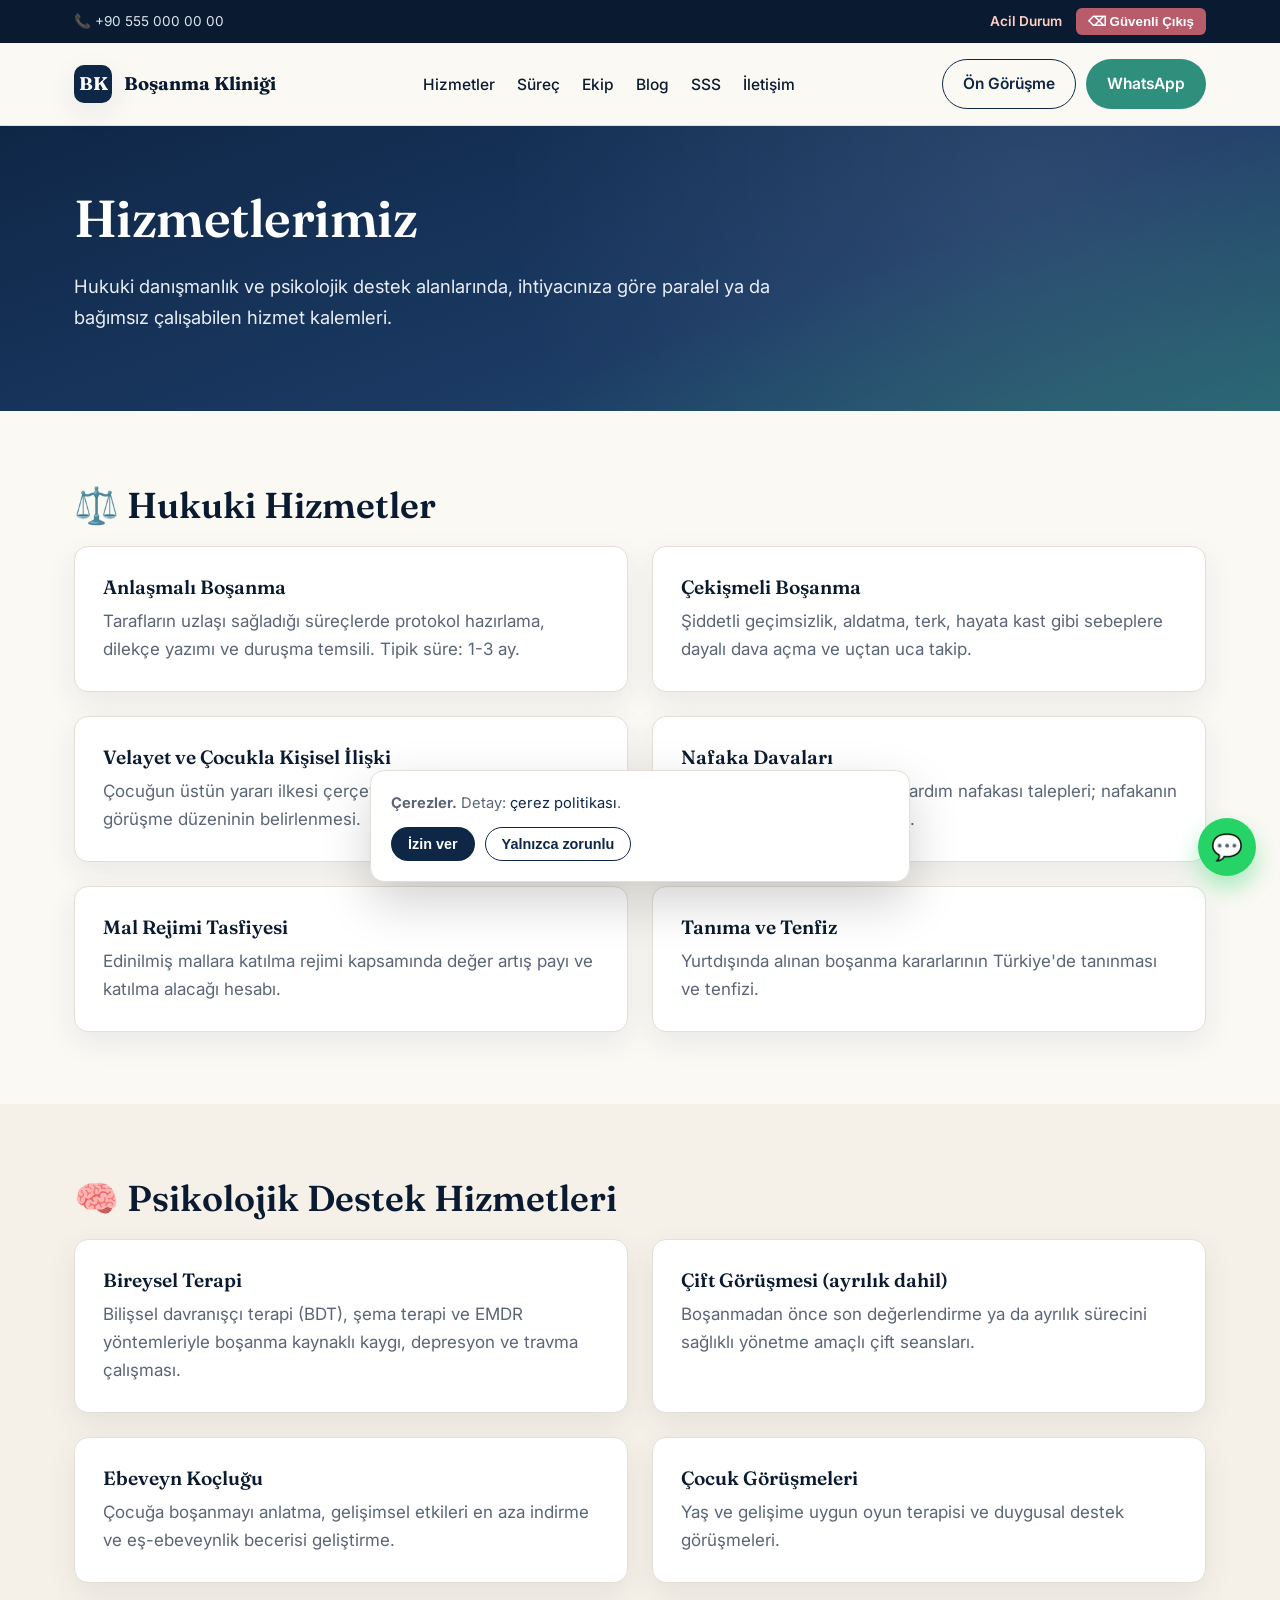
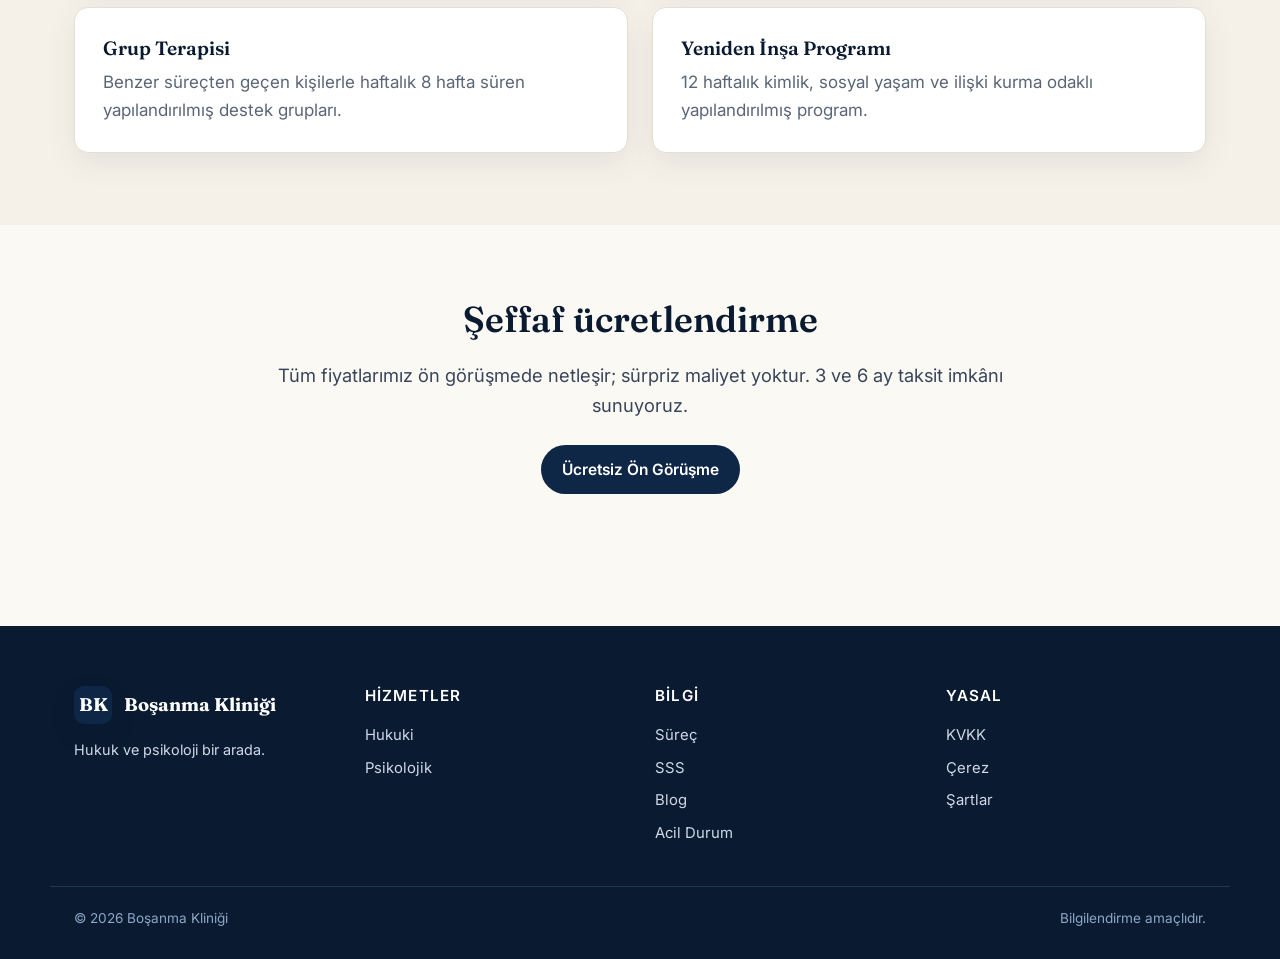
<file: hizmetler.html>
<!DOCTYPE html><html lang="tr"><head>
<meta charset="UTF-8"><meta name="viewport" content="width=device-width,initial-scale=1">
<title>Hizmetlerimiz — Boşanma Hukuku ve Psikolojik Destek | Boşanma Kliniği</title>
<meta name="description" content="Çekişmeli/anlaşmalı boşanma, velayet, nafaka, mal paylaşımı, bireysel terapi, çocuk desteği ve yeniden inşa programlarımızı inceleyin.">
<link rel="canonical" href="https://www.bosanmaklinigi.com/hizmetler.html">
<link rel="preconnect" href="https://fonts.googleapis.com"><link rel="preconnect" href="https://fonts.gstatic.com" crossorigin>
<link href="https://fonts.googleapis.com/css2?family=Fraunces:wght@400;500;600;700&family=Inter:wght@400;500;600;700&display=swap" rel="stylesheet">
<link rel="stylesheet" href="styles.css">
</head><body>
<a class="skip-link" href="#main">İçeriğe atla</a>
<div class="utility"><div class="row">
  <div>📞 <a href="tel:+905550000000">+90 555 000 00 00</a></div>
  <div><a href="kriz.html" style="color:#ffd0c2;font-weight:600;margin-right:14px">Acil Durum</a><button class="safe-exit" onclick="safeExit()">⌫ Güvenli Çıkış</button></div>
</div></div>
<header class="site"><div class="nav">
  <a href="index.html" class="brand"><span class="brand-mark">BK</span><span>Boşanma Kliniği</span></a>
  <button class="menu-toggle" aria-expanded="false" aria-controls="primary-menu" aria-label="Menü">☰</button>
  <nav aria-label="Ana menü"><ul id="primary-menu">
    <li><a href="hizmetler.html" aria-current="page">Hizmetler</a></li>
    <li><a href="surec.html">Süreç</a></li><li><a href="ekip.html">Ekip</a></li>
    <li><a href="blog/index.html">Blog</a></li><li><a href="sss.html">SSS</a></li>
    <li><a href="iletisim.html">İletişim</a></li>
  </ul></nav>
  <div class="nav-cta"><a href="iletisim.html" class="btn btn-ghost">Ön Görüşme</a><a href="https://wa.me/905550000000" class="btn btn-teal">WhatsApp</a></div>
</div></header>
<main id="main">
<section class="hero" style="padding:60px 0">
  <div class="container"><h1 style="color:#fff">Hizmetlerimiz</h1>
  <p class="lead">Hukuki danışmanlık ve psikolojik destek alanlarında, ihtiyacınıza göre paralel ya da bağımsız çalışabilen hizmet kalemleri.</p></div>
</section>

<section><div class="container">
  <h2>⚖️ Hukuki Hizmetler</h2>
  <div class="grid-2">
    <div class="card"><h3>Anlaşmalı Boşanma</h3><p>Tarafların uzlaşı sağladığı süreçlerde protokol hazırlama, dilekçe yazımı ve duruşma temsili. Tipik süre: 1-3 ay.</p></div>
    <div class="card"><h3>Çekişmeli Boşanma</h3><p>Şiddetli geçimsizlik, aldatma, terk, hayata kast gibi sebeplere dayalı dava açma ve uçtan uca takip.</p></div>
    <div class="card"><h3>Velayet ve Çocukla Kişisel İlişki</h3><p>Çocuğun üstün yararı ilkesi çerçevesinde velayet, nafaka ve görüşme düzeninin belirlenmesi.</p></div>
    <div class="card"><h3>Nafaka Davaları</h3><p>Tedbir, iştirak, yoksulluk ve yardım nafakası talepleri; nafakanın artırılması/azaltılması davaları.</p></div>
    <div class="card"><h3>Mal Rejimi Tasfiyesi</h3><p>Edinilmiş mallara katılma rejimi kapsamında değer artış payı ve katılma alacağı hesabı.</p></div>
    <div class="card"><h3>Tanıma ve Tenfiz</h3><p>Yurtdışında alınan boşanma kararlarının Türkiye'de tanınması ve tenfizi.</p></div>
  </div>
</div></section>

<section class="alt"><div class="container">
  <h2>🧠 Psikolojik Destek Hizmetleri</h2>
  <div class="grid-2">
    <div class="card"><h3>Bireysel Terapi</h3><p>Bilişsel davranışçı terapi (BDT), şema terapi ve EMDR yöntemleriyle boşanma kaynaklı kaygı, depresyon ve travma çalışması.</p></div>
    <div class="card"><h3>Çift Görüşmesi (ayrılık dahil)</h3><p>Boşanmadan önce son değerlendirme ya da ayrılık sürecini sağlıklı yönetme amaçlı çift seansları.</p></div>
    <div class="card"><h3>Ebeveyn Koçluğu</h3><p>Çocuğa boşanmayı anlatma, gelişimsel etkileri en aza indirme ve eş-ebeveynlik becerisi geliştirme.</p></div>
    <div class="card"><h3>Çocuk Görüşmeleri</h3><p>Yaş ve gelişime uygun oyun terapisi ve duygusal destek görüşmeleri.</p></div>
    <div class="card"><h3>Grup Terapisi</h3><p>Benzer süreçten geçen kişilerle haftalık 8 hafta süren yapılandırılmış destek grupları.</p></div>
    <div class="card"><h3>Yeniden İnşa Programı</h3><p>12 haftalık kimlik, sosyal yaşam ve ilişki kurma odaklı yapılandırılmış program.</p></div>
  </div>
</div></section>

<section><div class="container" style="text-align:center">
  <h2>Şeffaf ücretlendirme</h2>
  <p class="lead" style="margin:0 auto 24px">Tüm fiyatlarımız ön görüşmede netleşir; sürpriz maliyet yoktur. 3 ve 6 ay taksit imkânı sunuyoruz.</p>
  <a href="iletisim.html" class="btn btn-primary">Ücretsiz Ön Görüşme</a>
</div></section>
</main>
<footer class="site"><div class="container" style="display:grid;grid-template-columns:repeat(4,1fr);gap:30px">
  <div><div class="brand" style="color:#fff;margin-bottom:14px"><span class="brand-mark">BK</span> Boşanma Kliniği</div><p style="font-size:.9rem">Hukuk ve psikoloji bir arada.</p></div>
  <div><h4>Hizmetler</h4><a href="hizmetler.html">Hukuki</a><a href="hizmetler.html">Psikolojik</a></div>
  <div><h4>Bilgi</h4><a href="surec.html">Süreç</a><a href="sss.html">SSS</a><a href="blog/index.html">Blog</a><a href="kriz.html">Acil Durum</a></div>
  <div><h4>Yasal</h4><a href="kvkk.html">KVKK</a><a href="cerez.html">Çerez</a><a href="sartlar.html">Şartlar</a></div>
</div><div class="container bottom"><span>© 2026 Boşanma Kliniği</span><span>Bilgilendirme amaçlıdır.</span></div></footer>
<a class="wa-float" href="https://wa.me/905550000000" aria-label="WhatsApp">💬</a>
<div id="cookieBanner" class="cookie-banner hidden"><p><strong>Çerezler.</strong> Detay: <a href="cerez.html">çerez politikası</a>.</p><div class="actions"><button class="btn btn-primary" data-consent="all">İzin ver</button><button class="btn btn-ghost" data-consent="essential">Yalnızca zorunlu</button></div></div>
<script src="script.js"></script>
</body></html>
</file>
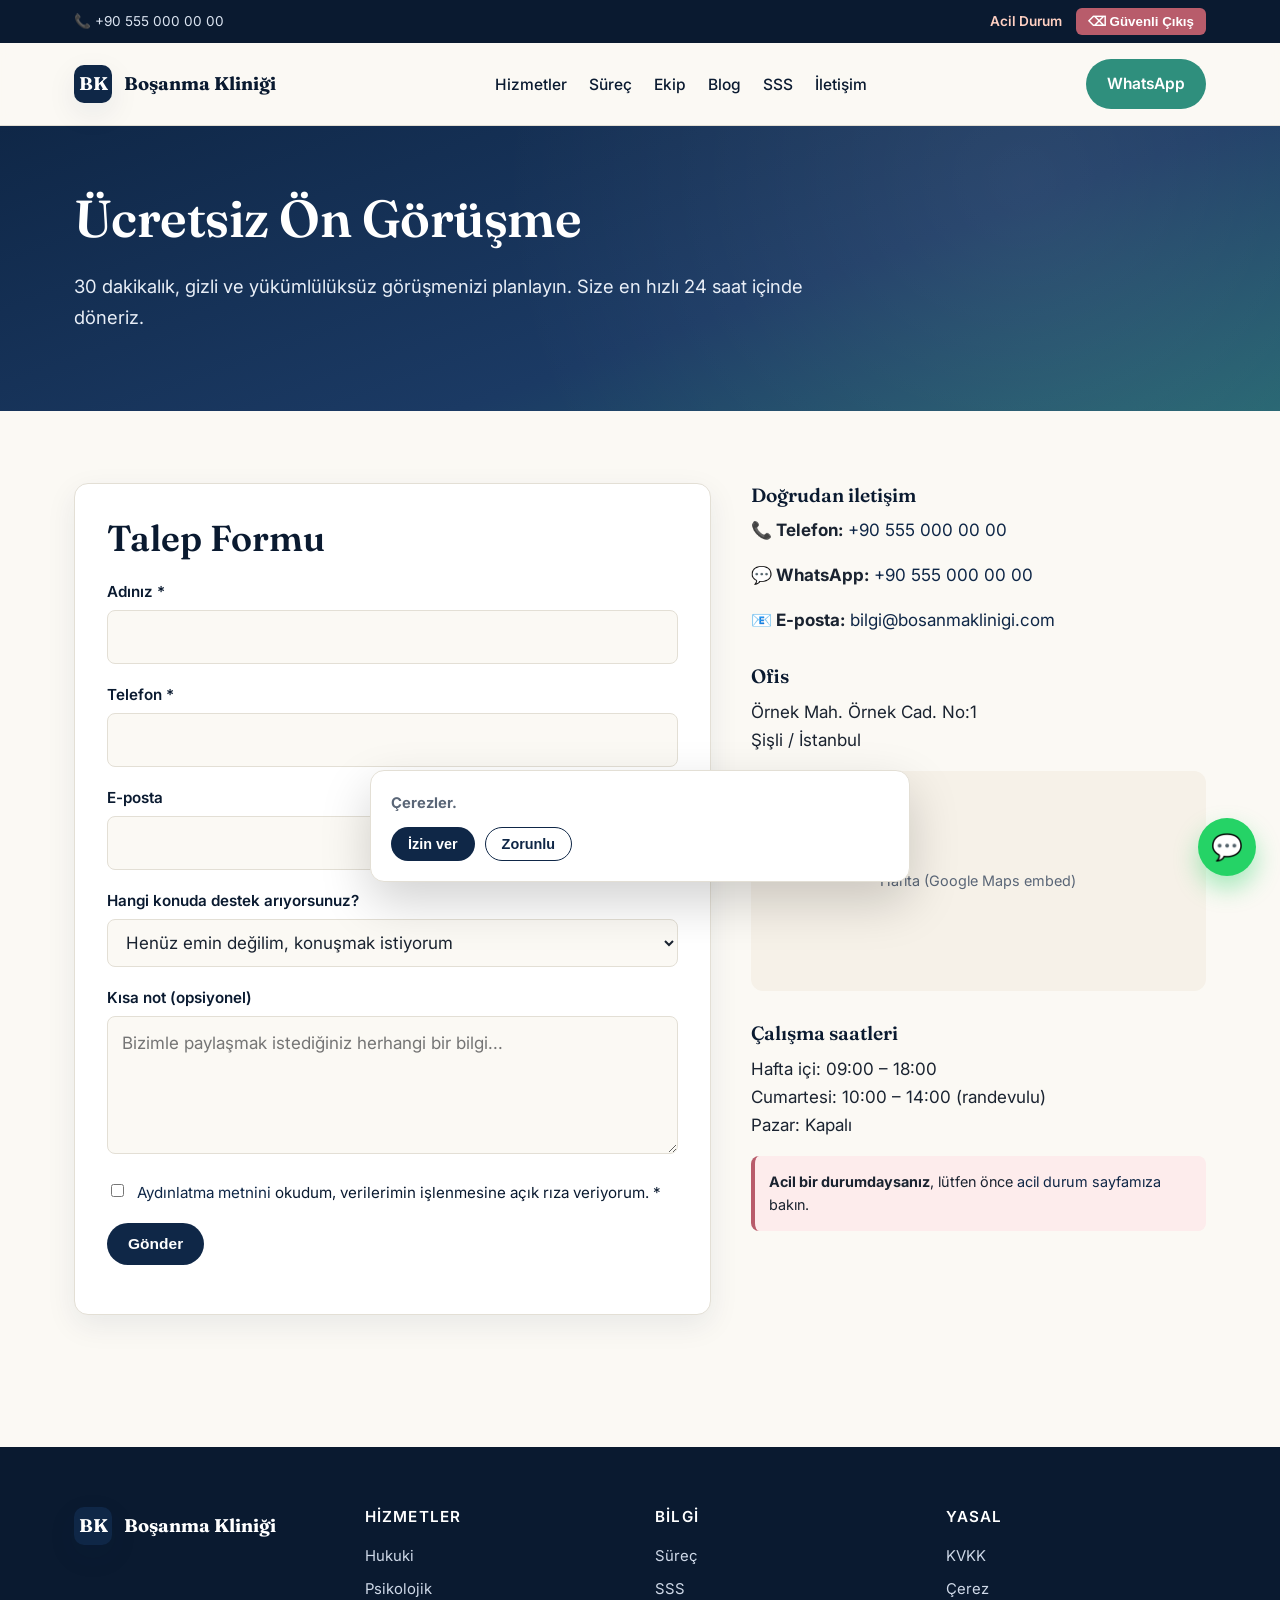
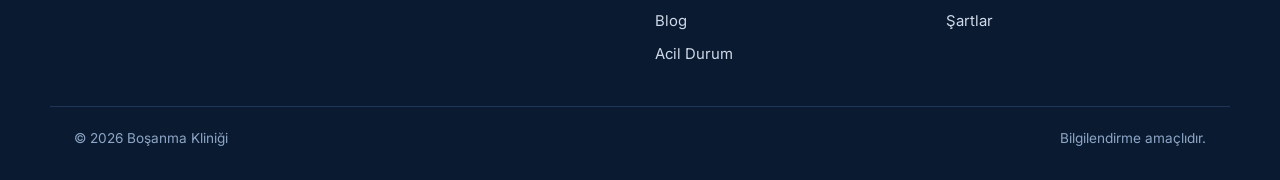
<file: iletisim.html>
<!DOCTYPE html><html lang="tr"><head>
<meta charset="UTF-8"><meta name="viewport" content="width=device-width,initial-scale=1">
<title>İletişim ve Ücretsiz Ön Görüşme | Boşanma Kliniği</title>
<meta name="description" content="30 dakikalık ücretsiz ve gizli ön görüşmenizi planlayın. WhatsApp, telefon veya form üzerinden ulaşabilirsiniz.">
<link rel="canonical" href="https://www.bosanmaklinigi.com/iletisim.html">
<link rel="preconnect" href="https://fonts.googleapis.com"><link rel="preconnect" href="https://fonts.gstatic.com" crossorigin>
<link href="https://fonts.googleapis.com/css2?family=Fraunces:wght@400;500;600;700&family=Inter:wght@400;500;600;700&display=swap" rel="stylesheet">
<link rel="stylesheet" href="styles.css">
</head><body>
<a class="skip-link" href="#main">İçeriğe atla</a>
<div class="utility"><div class="row"><div>📞 <a href="tel:+905550000000">+90 555 000 00 00</a></div>
<div><a href="kriz.html" style="color:#ffd0c2;font-weight:600;margin-right:14px">Acil Durum</a><button class="safe-exit" onclick="safeExit()">⌫ Güvenli Çıkış</button></div></div></div>
<header class="site"><div class="nav">
  <a href="index.html" class="brand"><span class="brand-mark">BK</span><span>Boşanma Kliniği</span></a>
  <button class="menu-toggle" aria-expanded="false" aria-controls="primary-menu" aria-label="Menü">☰</button>
  <nav><ul id="primary-menu">
    <li><a href="hizmetler.html">Hizmetler</a></li><li><a href="surec.html">Süreç</a></li>
    <li><a href="ekip.html">Ekip</a></li><li><a href="blog/index.html">Blog</a></li>
    <li><a href="sss.html">SSS</a></li><li><a href="iletisim.html" aria-current="page">İletişim</a></li>
  </ul></nav>
  <div class="nav-cta"><a href="https://wa.me/905550000000" class="btn btn-teal">WhatsApp</a></div>
</div></header>
<main id="main">
<section class="hero" style="padding:60px 0"><div class="container"><h1 style="color:#fff">Ücretsiz Ön Görüşme</h1>
<p class="lead">30 dakikalık, gizli ve yükümlülüksüz görüşmenizi planlayın. Size en hızlı 24 saat içinde döneriz.</p></div></section>

<section><div class="container" style="display:grid;grid-template-columns:1.4fr 1fr;gap:40px">
  <form id="contactForm" aria-label="Ön görüşme talep formu">
    <h2 style="margin-top:0">Talep Formu</h2>
    <div class="field"><label for="name">Adınız *</label><input id="name" name="name" type="text" required autocomplete="name"></div>
    <div class="field"><label for="phone">Telefon *</label><input id="phone" name="phone" type="tel" required autocomplete="tel" inputmode="tel"></div>
    <div class="field"><label for="email">E-posta</label><input id="email" name="email" type="email" autocomplete="email"></div>
    <div class="field"><label for="topic">Hangi konuda destek arıyorsunuz?</label>
      <select id="topic" name="topic">
        <option>Henüz emin değilim, konuşmak istiyorum</option>
        <option>Anlaşmalı boşanma</option>
        <option>Çekişmeli boşanma</option>
        <option>Velayet</option>
        <option>Mal paylaşımı</option>
        <option>Bireysel terapi</option>
        <option>Çocuk / ebeveyn desteği</option>
        <option>Tanıma-tenfiz</option>
      </select>
    </div>
    <div class="field"><label for="msg">Kısa not (opsiyonel)</label><textarea id="msg" name="msg" rows="4" placeholder="Bizimle paylaşmak istediğiniz herhangi bir bilgi..."></textarea></div>
    <div class="field checkbox">
      <input id="kvkk" name="kvkk" type="checkbox" required>
      <label for="kvkk" style="font-weight:400;margin:0">
        <a href="kvkk.html">Aydınlatma metnini</a> okudum, verilerimin işlenmesine açık rıza veriyorum. *
      </label>
    </div>
    <button class="btn btn-primary" type="submit">Gönder</button>
    <p class="form-status" role="status" style="margin-top:14px;color:var(--ok);font-weight:500"></p>
  </form>

  <aside>
    <h3>Doğrudan iletişim</h3>
    <p><strong>📞 Telefon:</strong> <a href="tel:+905550000000">+90 555 000 00 00</a></p>
    <p><strong>💬 WhatsApp:</strong> <a href="https://wa.me/905550000000">+90 555 000 00 00</a></p>
    <p><strong>📧 E-posta:</strong> <a href="mailto:bilgi@bosanmaklinigi.com">bilgi@bosanmaklinigi.com</a></p>

    <h3 style="margin-top:30px">Ofis</h3>
    <p>Örnek Mah. Örnek Cad. No:1<br>Şişli / İstanbul</p>
    <div style="background:var(--sand);height:220px;border-radius:12px;display:grid;place-items:center;color:var(--muted);font-size:.9rem">Harita (Google Maps embed)</div>

    <h3 style="margin-top:30px">Çalışma saatleri</h3>
    <p>Hafta içi: 09:00 – 18:00<br>Cumartesi: 10:00 – 14:00 (randevulu)<br>Pazar: Kapalı</p>

    <p style="background:#fdecec;border-left:4px solid var(--rose);padding:14px;border-radius:8px;font-size:.9rem">
      <strong>Acil bir durumdaysanız</strong>, lütfen önce <a href="kriz.html">acil durum sayfamıza</a> bakın.
    </p>
  </aside>
</div></section>
</main>
<footer class="site"><div class="container" style="display:grid;grid-template-columns:repeat(4,1fr);gap:30px">
  <div><div class="brand" style="color:#fff;margin-bottom:14px"><span class="brand-mark">BK</span> Boşanma Kliniği</div></div>
  <div><h4>Hizmetler</h4><a href="hizmetler.html">Hukuki</a><a href="hizmetler.html">Psikolojik</a></div>
  <div><h4>Bilgi</h4><a href="surec.html">Süreç</a><a href="sss.html">SSS</a><a href="blog/index.html">Blog</a><a href="kriz.html">Acil Durum</a></div>
  <div><h4>Yasal</h4><a href="kvkk.html">KVKK</a><a href="cerez.html">Çerez</a><a href="sartlar.html">Şartlar</a></div>
</div><div class="container bottom"><span>© 2026 Boşanma Kliniği</span><span>Bilgilendirme amaçlıdır.</span></div></footer>
<a class="wa-float" href="https://wa.me/905550000000" aria-label="WhatsApp">💬</a>
<div id="cookieBanner" class="cookie-banner hidden"><p><strong>Çerezler.</strong></p><div class="actions"><button class="btn btn-primary" data-consent="all">İzin ver</button><button class="btn btn-ghost" data-consent="essential">Zorunlu</button></div></div>
<script src="script.js"></script>
</body></html>
</file>
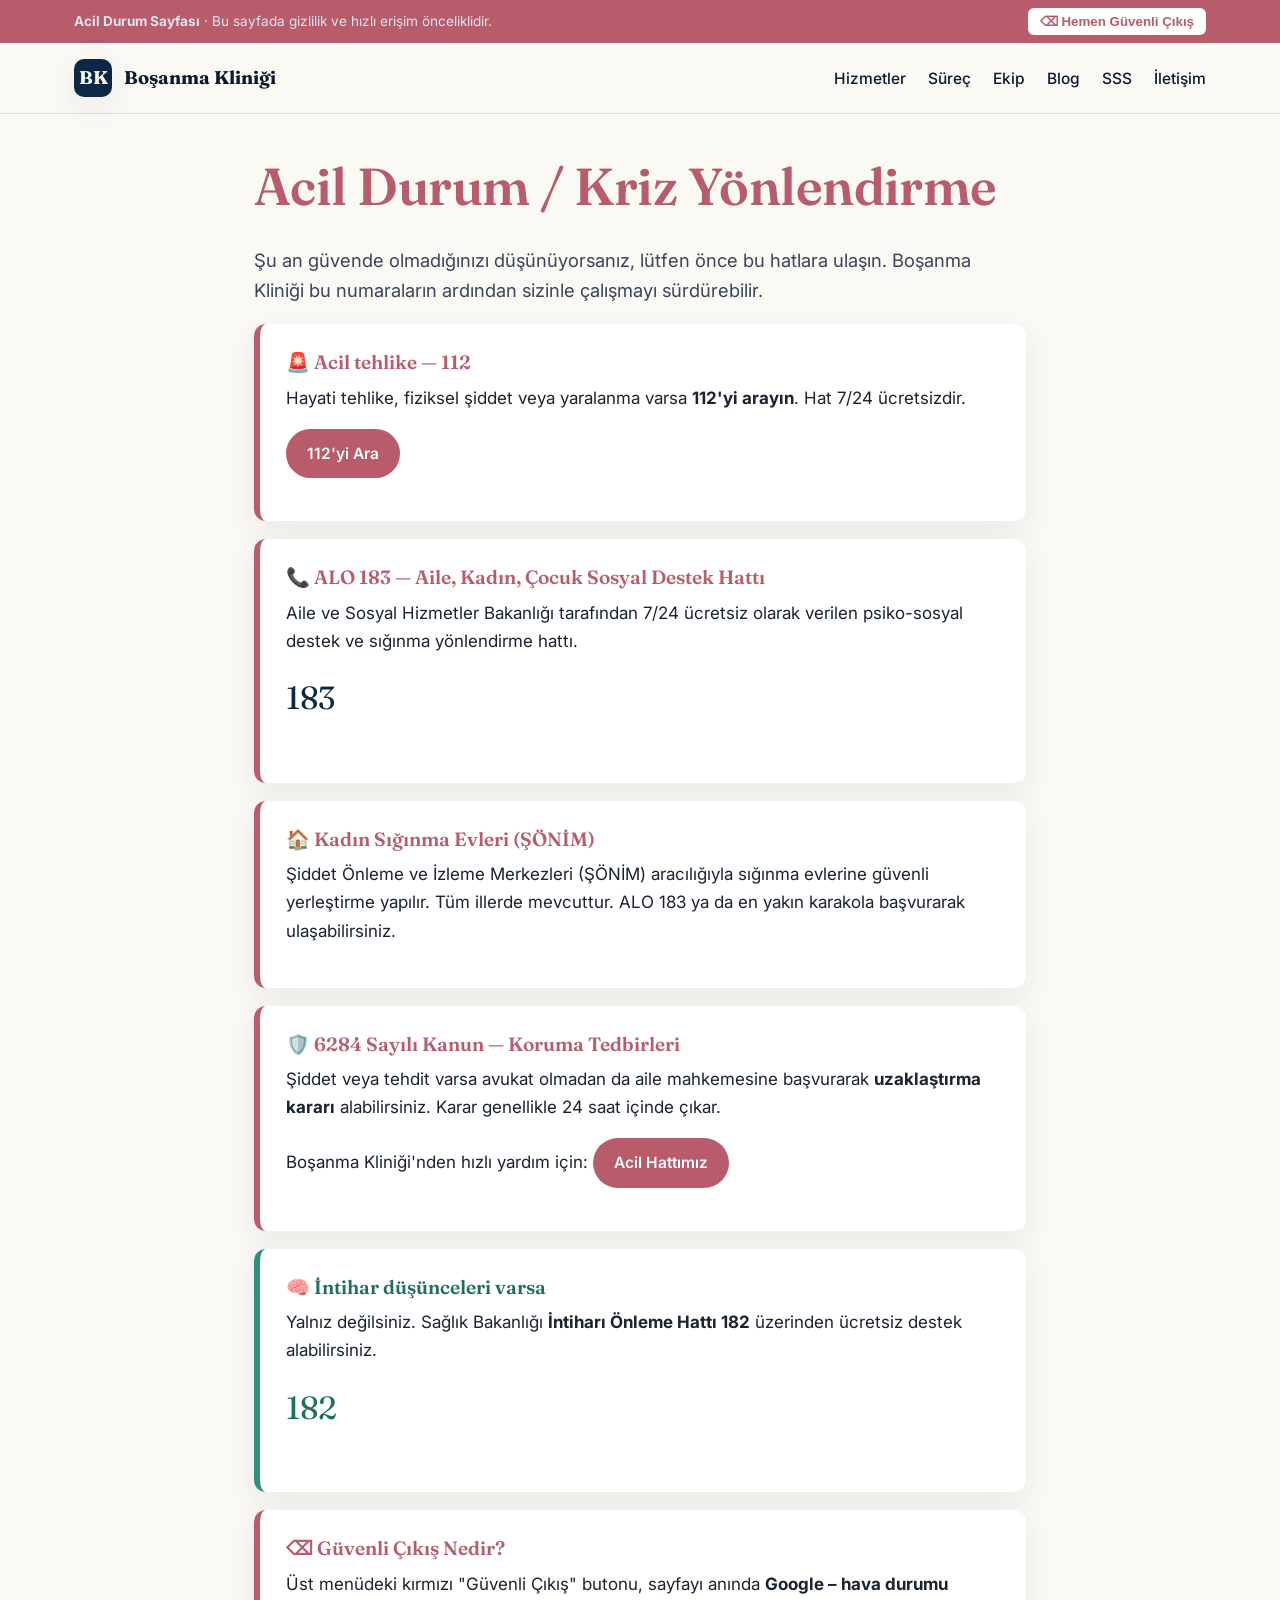
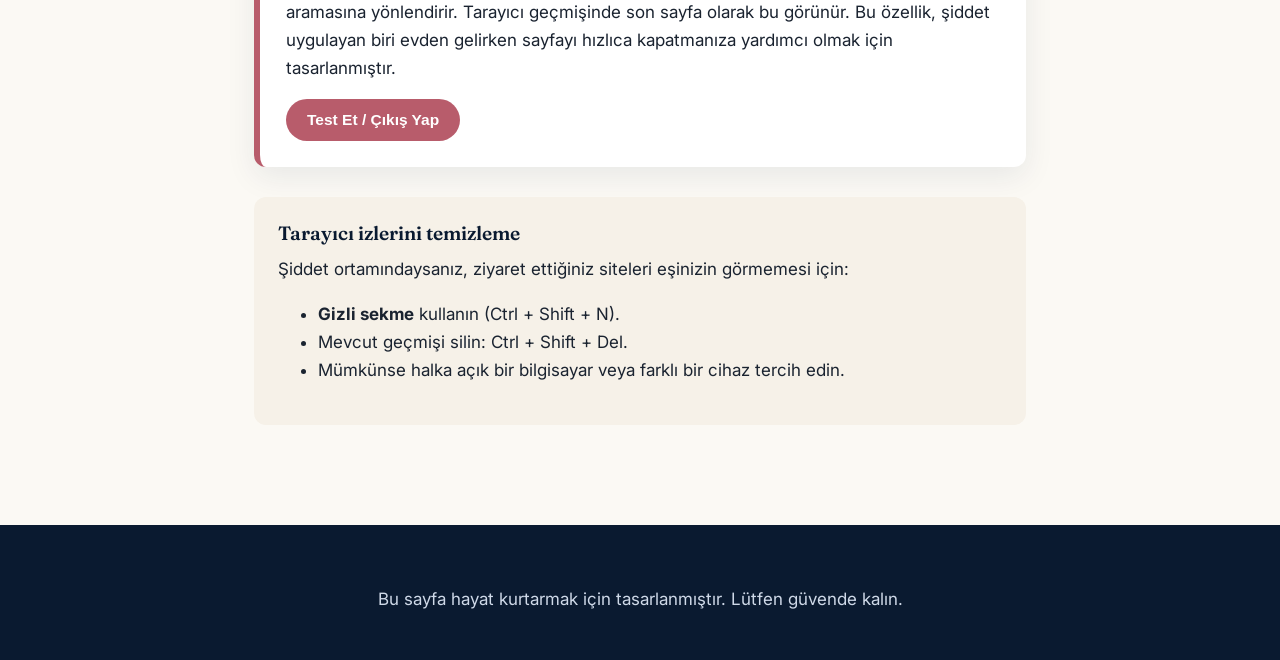
<file: kriz.html>
<!DOCTYPE html><html lang="tr"><head>
<meta charset="UTF-8"><meta name="viewport" content="width=device-width,initial-scale=1">
<title>Acil Durum ve Kriz Yönlendirme — 7/24 Yardım Hattı | Boşanma Kliniği</title>
<meta name="description" content="Şiddet, intihar düşüncesi ve akut kriz anlarında ulaşabileceğiniz hatlar, sığınma evleri ve güvenli çıkış imkânı.">
<meta name="robots" content="noindex,follow">
<link rel="preconnect" href="https://fonts.googleapis.com"><link rel="preconnect" href="https://fonts.gstatic.com" crossorigin>
<link href="https://fonts.googleapis.com/css2?family=Fraunces:wght@400;500;600;700&family=Inter:wght@400;500;600;700&display=swap" rel="stylesheet">
<link rel="stylesheet" href="styles.css">
</head><body>
<a class="skip-link" href="#main">İçeriğe atla</a>
<div class="utility" style="background:var(--rose)"><div class="row">
  <div><strong>Acil Durum Sayfası</strong> · Bu sayfada gizlilik ve hızlı erişim önceliklidir.</div>
  <div><button class="safe-exit" onclick="safeExit()" style="background:#fff;color:var(--rose)">⌫ Hemen Güvenli Çıkış</button></div>
</div></div>
<header class="site"><div class="nav">
  <a href="index.html" class="brand"><span class="brand-mark">BK</span><span>Boşanma Kliniği</span></a>
  <button class="menu-toggle" aria-expanded="false" aria-controls="primary-menu" aria-label="Menü">☰</button>
  <nav><ul id="primary-menu">
    <li><a href="hizmetler.html">Hizmetler</a></li><li><a href="surec.html">Süreç</a></li>
    <li><a href="ekip.html">Ekip</a></li><li><a href="blog/index.html">Blog</a></li>
    <li><a href="sss.html">SSS</a></li><li><a href="iletisim.html">İletişim</a></li>
  </ul></nav>
</div></header>
<main id="main" style="padding:40px 0">
<div class="container" style="max-width:820px">
  <h1 style="color:var(--rose)">Acil Durum / Kriz Yönlendirme</h1>
  <p class="lead">Şu an güvende olmadığınızı düşünüyorsanız, lütfen önce bu hatlara ulaşın. Boşanma Kliniği bu numaraların ardından sizinle çalışmayı sürdürebilir.</p>

  <div class="crisis-card">
    <h3>🚨 Acil tehlike — 112</h3>
    <p>Hayati tehlike, fiziksel şiddet veya yaralanma varsa <strong>112'yi arayın</strong>. Hat 7/24 ücretsizdir.</p>
    <p><a class="btn btn-warn" href="tel:112">112'yi Ara</a></p>
  </div>

  <div class="crisis-card">
    <h3>📞 ALO 183 — Aile, Kadın, Çocuk Sosyal Destek Hattı</h3>
    <p>Aile ve Sosyal Hizmetler Bakanlığı tarafından 7/24 ücretsiz olarak verilen psiko-sosyal destek ve sığınma yönlendirme hattı.</p>
    <p class="hotline"><a href="tel:183">183</a></p>
  </div>

  <div class="crisis-card">
    <h3>🏠 Kadın Sığınma Evleri (ŞÖNİM)</h3>
    <p>Şiddet Önleme ve İzleme Merkezleri (ŞÖNİM) aracılığıyla sığınma evlerine güvenli yerleştirme yapılır. Tüm illerde mevcuttur. ALO 183 ya da en yakın karakola başvurarak ulaşabilirsiniz.</p>
  </div>

  <div class="crisis-card">
    <h3>🛡️ 6284 Sayılı Kanun — Koruma Tedbirleri</h3>
    <p>Şiddet veya tehdit varsa avukat olmadan da aile mahkemesine başvurarak <strong>uzaklaştırma kararı</strong> alabilirsiniz. Karar genellikle 24 saat içinde çıkar.</p>
    <p>Boşanma Kliniği'nden hızlı yardım için: <a href="tel:+905550000000" class="btn btn-warn">Acil Hattımız</a></p>
  </div>

  <div class="crisis-card" style="border-color:var(--teal)">
    <h3 style="color:var(--teal-2)">🧠 İntihar düşünceleri varsa</h3>
    <p>Yalnız değilsiniz. Sağlık Bakanlığı <strong>İntiharı Önleme Hattı 182</strong> üzerinden ücretsiz destek alabilirsiniz.</p>
    <p class="hotline"><a href="tel:182" style="color:var(--teal-2)">182</a></p>
  </div>

  <div class="crisis-card">
    <h3>⌫ Güvenli Çıkış Nedir?</h3>
    <p>Üst menüdeki kırmızı "Güvenli Çıkış" butonu, sayfayı anında <strong>Google – hava durumu</strong> aramasına yönlendirir. Tarayıcı geçmişinde son sayfa olarak bu görünür. Bu özellik, şiddet uygulayan biri evden gelirken sayfayı hızlıca kapatmanıza yardımcı olmak için tasarlanmıştır.</p>
    <button class="btn btn-warn" onclick="safeExit()">Test Et / Çıkış Yap</button>
  </div>

  <div style="background:var(--sand);padding:24px;border-radius:12px;margin-top:30px">
    <h3>Tarayıcı izlerini temizleme</h3>
    <p>Şiddet ortamındaysanız, ziyaret ettiğiniz siteleri eşinizin görmemesi için:</p>
    <ul>
      <li><strong>Gizli sekme</strong> kullanın (Ctrl + Shift + N).</li>
      <li>Mevcut geçmişi silin: Ctrl + Shift + Del.</li>
      <li>Mümkünse halka açık bir bilgisayar veya farklı bir cihaz tercih edin.</li>
    </ul>
  </div>
</div>
</main>
<footer class="site"><div class="container" style="text-align:center"><p>Bu sayfa hayat kurtarmak için tasarlanmıştır. Lütfen güvende kalın.</p></div></footer>
<script src="script.js"></script>
</body></html>
</file>
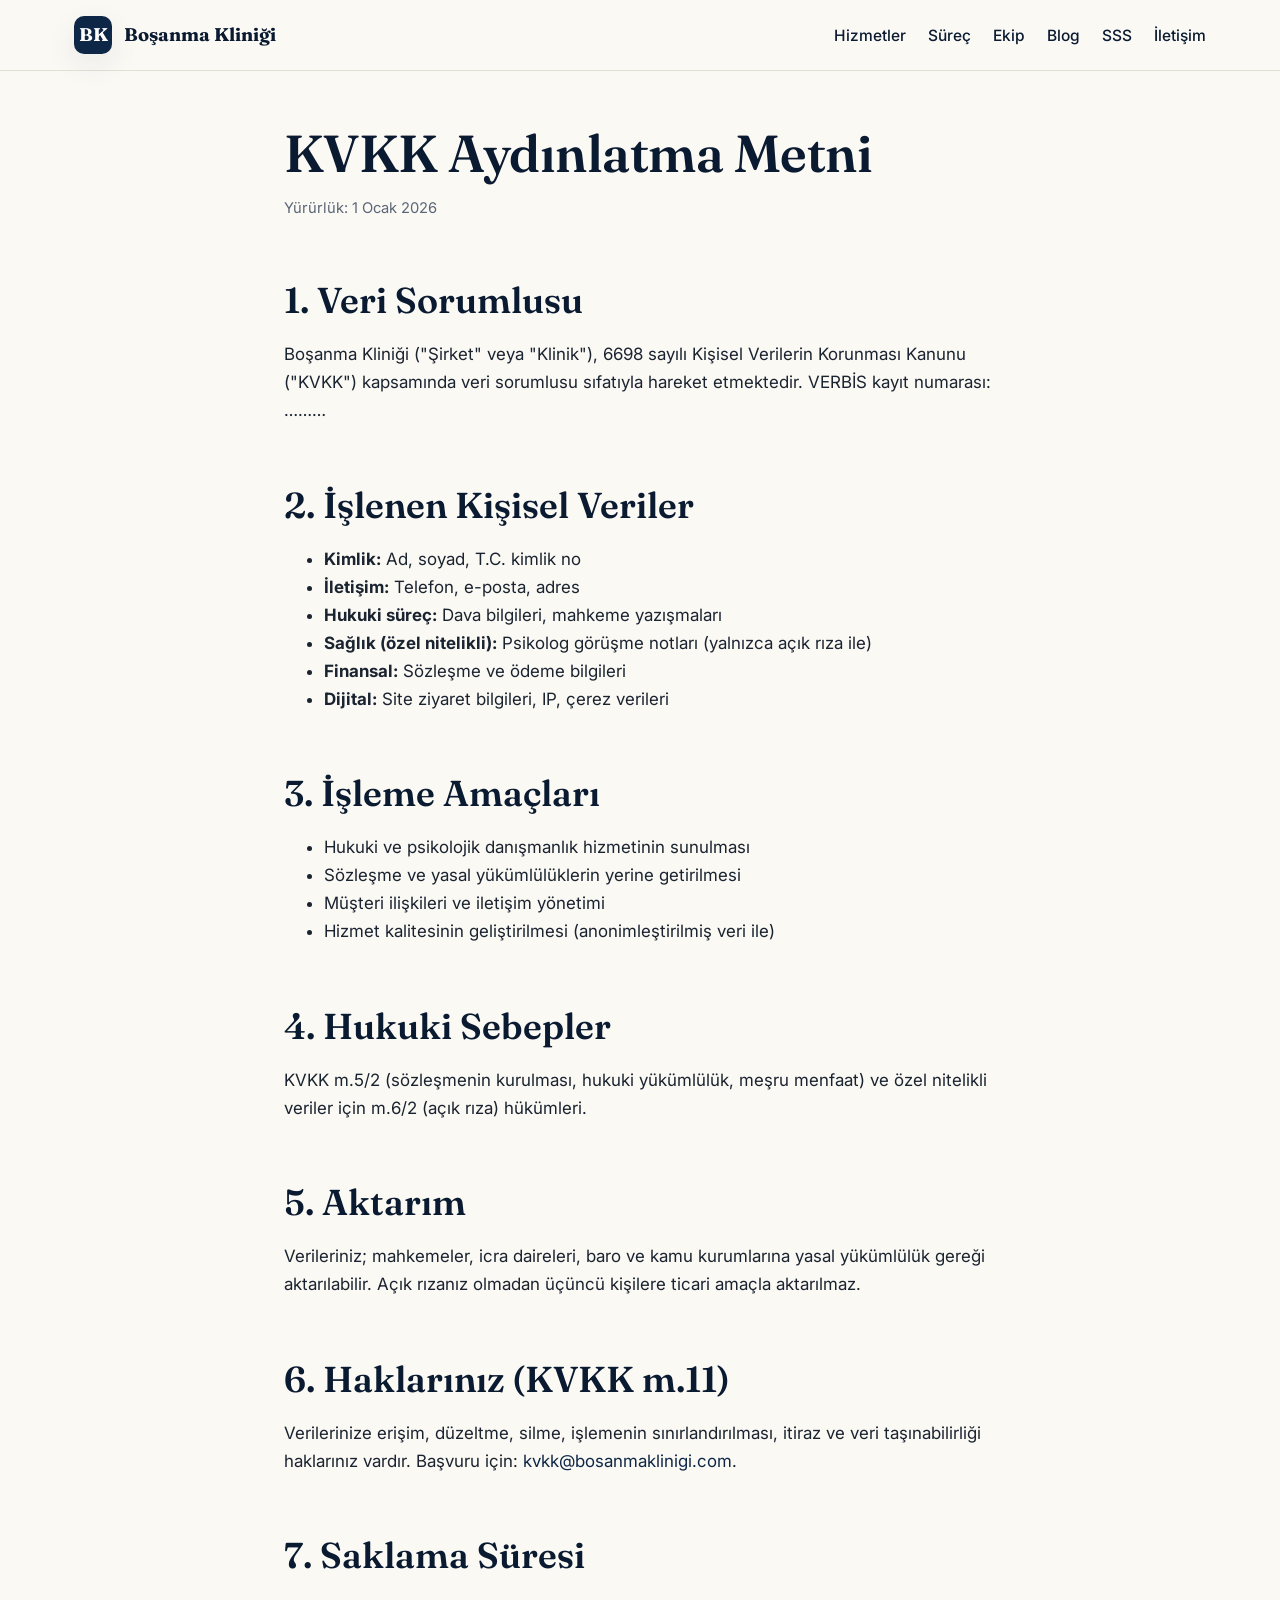
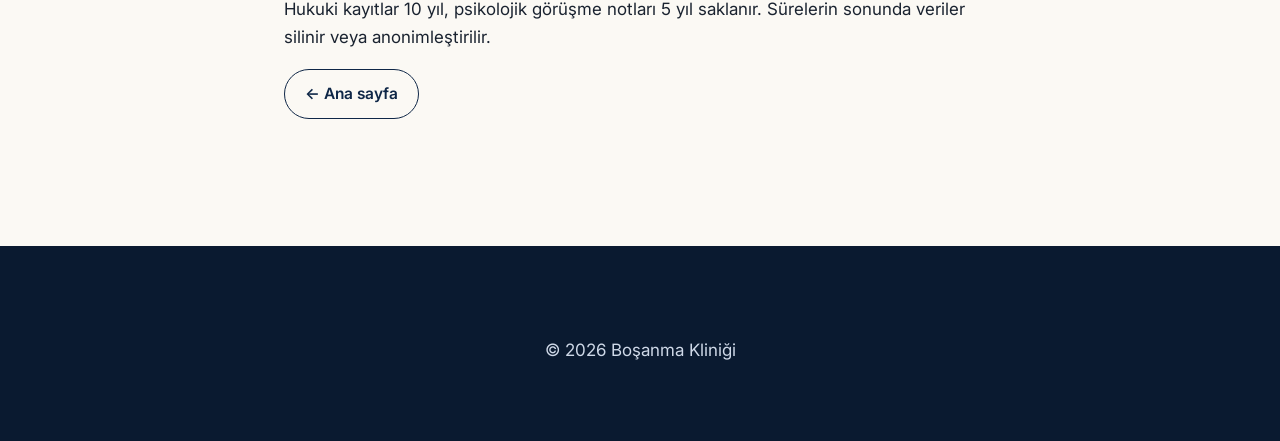
<file: kvkk.html>
<!DOCTYPE html><html lang="tr"><head>
<meta charset="UTF-8"><meta name="viewport" content="width=device-width,initial-scale=1">
<title>KVKK Aydınlatma Metni | Boşanma Kliniği</title>
<meta name="description" content="6698 sayılı KVKK kapsamında veri işleme süreçlerimiz hakkında aydınlatma metni.">
<link rel="preconnect" href="https://fonts.googleapis.com"><link rel="preconnect" href="https://fonts.gstatic.com" crossorigin>
<link href="https://fonts.googleapis.com/css2?family=Fraunces:wght@400;500;600;700&family=Inter:wght@400;500;600;700&display=swap" rel="stylesheet">
<link rel="stylesheet" href="styles.css">
</head><body>
<a class="skip-link" href="#main">İçeriğe atla</a>
<header class="site"><div class="nav">
  <a href="index.html" class="brand"><span class="brand-mark">BK</span><span>Boşanma Kliniği</span></a>
  <nav><ul id="primary-menu">
    <li><a href="hizmetler.html">Hizmetler</a></li><li><a href="surec.html">Süreç</a></li>
    <li><a href="ekip.html">Ekip</a></li><li><a href="blog/index.html">Blog</a></li>
    <li><a href="sss.html">SSS</a></li><li><a href="iletisim.html">İletişim</a></li>
  </ul></nav>
</div></header>
<main id="main" style="padding:50px 0"><div class="container article">
  <h1>KVKK Aydınlatma Metni</h1>
  <p class="meta">Yürürlük: 1 Ocak 2026</p>

  <h2>1. Veri Sorumlusu</h2>
  <p>Boşanma Kliniği ("Şirket" veya "Klinik"), 6698 sayılı Kişisel Verilerin Korunması Kanunu ("KVKK") kapsamında veri sorumlusu sıfatıyla hareket etmektedir. VERBİS kayıt numarası: ………</p>

  <h2>2. İşlenen Kişisel Veriler</h2>
  <ul>
    <li><strong>Kimlik:</strong> Ad, soyad, T.C. kimlik no</li>
    <li><strong>İletişim:</strong> Telefon, e-posta, adres</li>
    <li><strong>Hukuki süreç:</strong> Dava bilgileri, mahkeme yazışmaları</li>
    <li><strong>Sağlık (özel nitelikli):</strong> Psikolog görüşme notları (yalnızca açık rıza ile)</li>
    <li><strong>Finansal:</strong> Sözleşme ve ödeme bilgileri</li>
    <li><strong>Dijital:</strong> Site ziyaret bilgileri, IP, çerez verileri</li>
  </ul>

  <h2>3. İşleme Amaçları</h2>
  <ul>
    <li>Hukuki ve psikolojik danışmanlık hizmetinin sunulması</li>
    <li>Sözleşme ve yasal yükümlülüklerin yerine getirilmesi</li>
    <li>Müşteri ilişkileri ve iletişim yönetimi</li>
    <li>Hizmet kalitesinin geliştirilmesi (anonimleştirilmiş veri ile)</li>
  </ul>

  <h2>4. Hukuki Sebepler</h2>
  <p>KVKK m.5/2 (sözleşmenin kurulması, hukuki yükümlülük, meşru menfaat) ve özel nitelikli veriler için m.6/2 (açık rıza) hükümleri.</p>

  <h2>5. Aktarım</h2>
  <p>Verileriniz; mahkemeler, icra daireleri, baro ve kamu kurumlarına yasal yükümlülük gereği aktarılabilir. Açık rızanız olmadan üçüncü kişilere ticari amaçla aktarılmaz.</p>

  <h2>6. Haklarınız (KVKK m.11)</h2>
  <p>Verilerinize erişim, düzeltme, silme, işlemenin sınırlandırılması, itiraz ve veri taşınabilirliği haklarınız vardır. Başvuru için: <a href="mailto:kvkk@bosanmaklinigi.com">kvkk@bosanmaklinigi.com</a>.</p>

  <h2>7. Saklama Süresi</h2>
  <p>Hukuki kayıtlar 10 yıl, psikolojik görüşme notları 5 yıl saklanır. Sürelerin sonunda veriler silinir veya anonimleştirilir.</p>

  <p><a href="index.html" class="btn btn-ghost">← Ana sayfa</a></p>
</div></main>
<footer class="site"><div class="container" style="text-align:center;padding:30px 0"><p>© 2026 Boşanma Kliniği</p></div></footer>
<script src="script.js"></script>
</body></html>
</file>
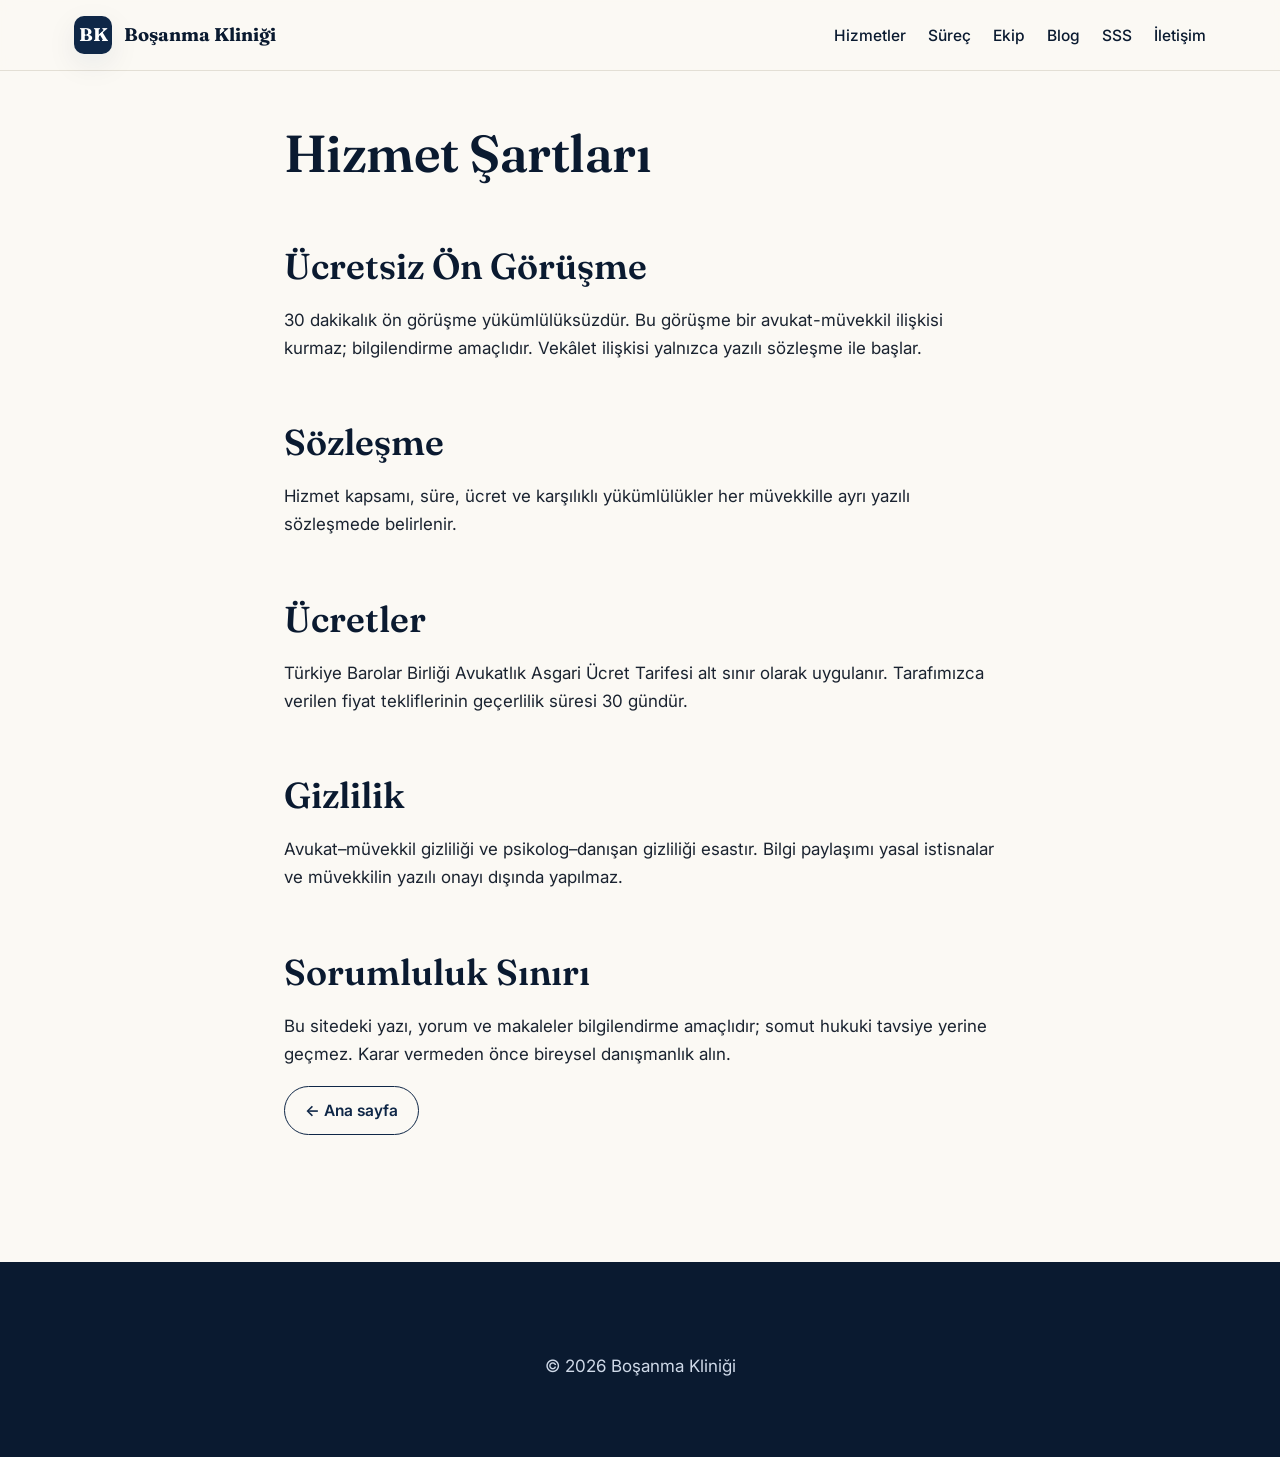
<file: sartlar.html>
<!DOCTYPE html><html lang="tr"><head>
<meta charset="UTF-8"><meta name="viewport" content="width=device-width,initial-scale=1">
<title>Hizmet Şartları | Boşanma Kliniği</title>
<meta name="description" content="Boşanma Kliniği hizmet şartları, ücretsiz ön görüşme ve sözleşme öncesi bilgilendirme.">
<link rel="preconnect" href="https://fonts.googleapis.com"><link rel="preconnect" href="https://fonts.gstatic.com" crossorigin>
<link href="https://fonts.googleapis.com/css2?family=Fraunces:wght@400;500;600;700&family=Inter:wght@400;500;600;700&display=swap" rel="stylesheet">
<link rel="stylesheet" href="styles.css">
</head><body>
<a class="skip-link" href="#main">İçeriğe atla</a>
<header class="site"><div class="nav">
  <a href="index.html" class="brand"><span class="brand-mark">BK</span><span>Boşanma Kliniği</span></a>
  <nav><ul id="primary-menu">
    <li><a href="hizmetler.html">Hizmetler</a></li><li><a href="surec.html">Süreç</a></li>
    <li><a href="ekip.html">Ekip</a></li><li><a href="blog/index.html">Blog</a></li>
    <li><a href="sss.html">SSS</a></li><li><a href="iletisim.html">İletişim</a></li>
  </ul></nav>
</div></header>
<main id="main" style="padding:50px 0"><div class="container article">
  <h1>Hizmet Şartları</h1>
  <h2>Ücretsiz Ön Görüşme</h2>
  <p>30 dakikalık ön görüşme yükümlülüksüzdür. Bu görüşme bir avukat-müvekkil ilişkisi kurmaz; bilgilendirme amaçlıdır. Vekâlet ilişkisi yalnızca yazılı sözleşme ile başlar.</p>
  <h2>Sözleşme</h2>
  <p>Hizmet kapsamı, süre, ücret ve karşılıklı yükümlülükler her müvekkille ayrı yazılı sözleşmede belirlenir.</p>
  <h2>Ücretler</h2>
  <p>Türkiye Barolar Birliği Avukatlık Asgari Ücret Tarifesi alt sınır olarak uygulanır. Tarafımızca verilen fiyat tekliflerinin geçerlilik süresi 30 gündür.</p>
  <h2>Gizlilik</h2>
  <p>Avukat–müvekkil gizliliği ve psikolog–danışan gizliliği esastır. Bilgi paylaşımı yasal istisnalar ve müvekkilin yazılı onayı dışında yapılmaz.</p>
  <h2>Sorumluluk Sınırı</h2>
  <p>Bu sitedeki yazı, yorum ve makaleler bilgilendirme amaçlıdır; somut hukuki tavsiye yerine geçmez. Karar vermeden önce bireysel danışmanlık alın.</p>
  <p><a href="index.html" class="btn btn-ghost">← Ana sayfa</a></p>
</div></main>
<footer class="site"><div class="container" style="text-align:center;padding:30px 0"><p>© 2026 Boşanma Kliniği</p></div></footer>
<script src="script.js"></script>
</body></html>
</file>
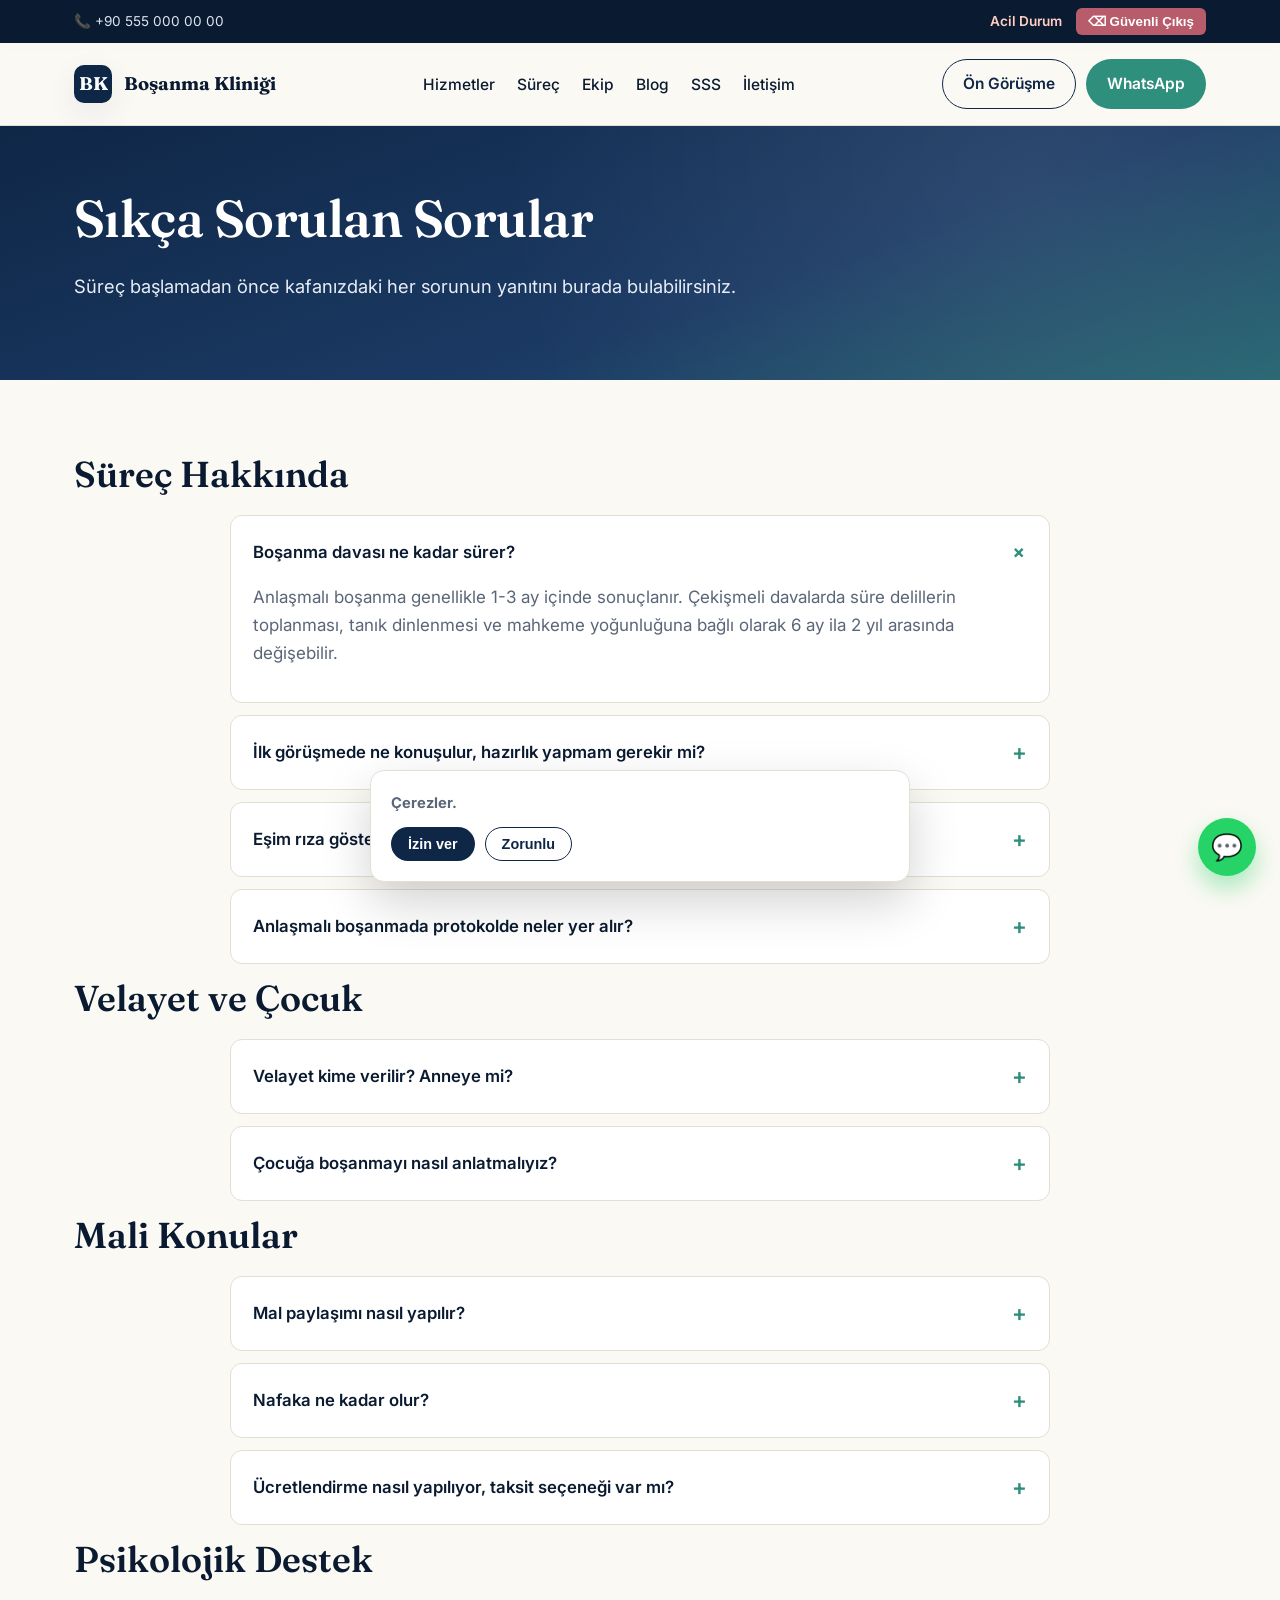
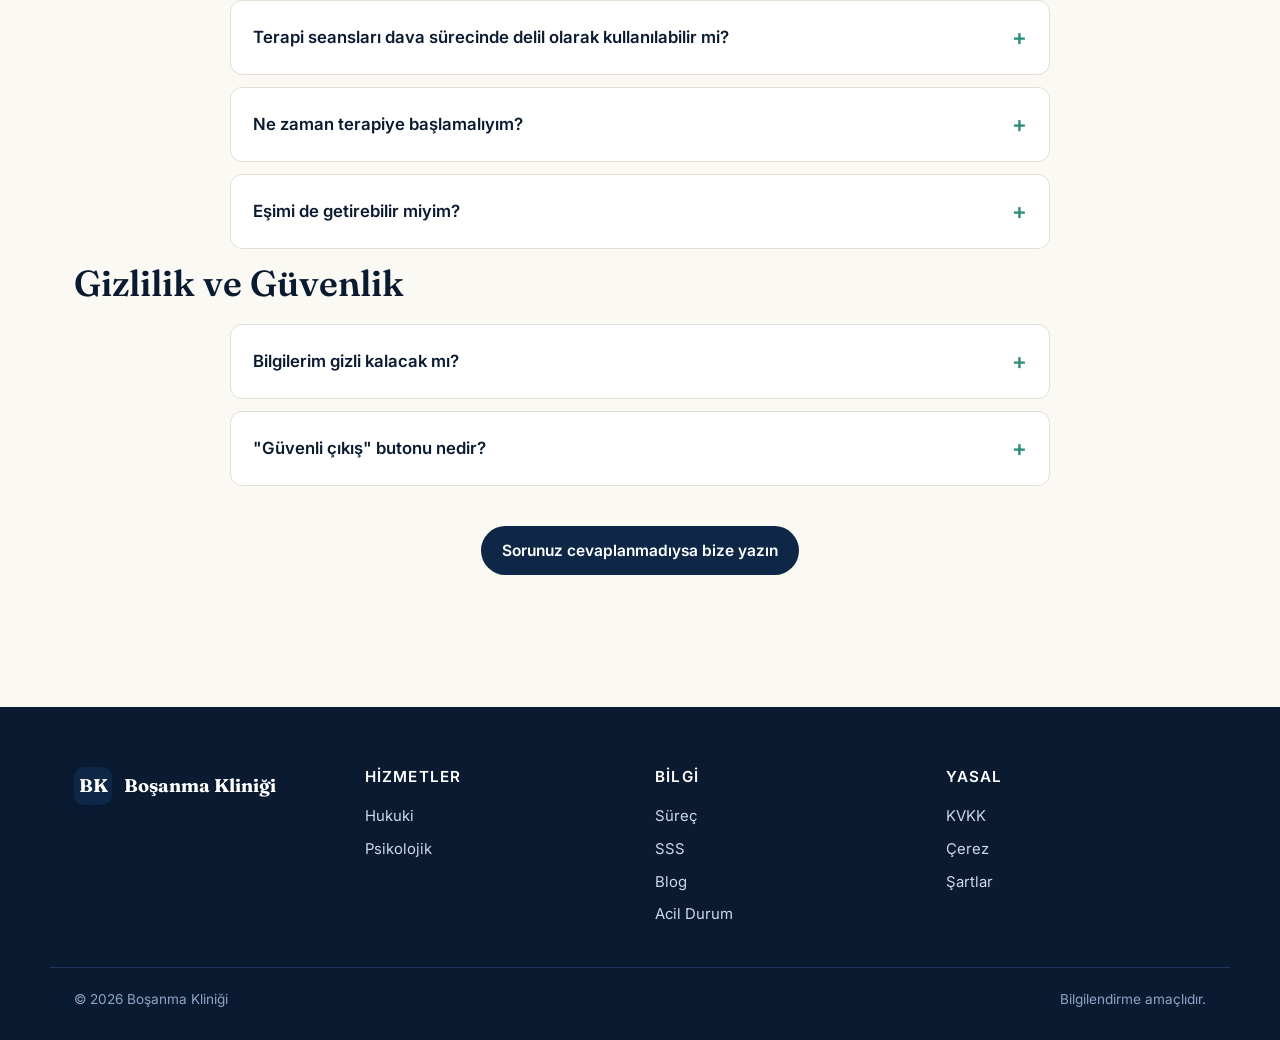
<file: sss.html>
<!DOCTYPE html><html lang="tr"><head>
<meta charset="UTF-8"><meta name="viewport" content="width=device-width,initial-scale=1">
<title>Sıkça Sorulan Sorular — Boşanma Süreci Hakkında Her Şey | Boşanma Kliniği</title>
<meta name="description" content="Boşanma süresi, dilekçe, velayet, nafaka, terapi, ücretlendirme ve gizlilik hakkında en çok sorulan soruların yanıtları.">
<link rel="canonical" href="https://www.bosanmaklinigi.com/sss.html">
<link rel="preconnect" href="https://fonts.googleapis.com"><link rel="preconnect" href="https://fonts.gstatic.com" crossorigin>
<link href="https://fonts.googleapis.com/css2?family=Fraunces:wght@400;500;600;700&family=Inter:wght@400;500;600;700&display=swap" rel="stylesheet">
<link rel="stylesheet" href="styles.css">
<script type="application/ld+json">
{
  "@context":"https://schema.org",
  "@type":"FAQPage",
  "mainEntity":[
    {"@type":"Question","name":"Boşanma davası ne kadar sürer?","acceptedAnswer":{"@type":"Answer","text":"Anlaşmalı boşanma 1-3 ay içinde sonuçlanır. Çekişmeli davalar 6 ay - 2 yıl arası sürebilir."}},
    {"@type":"Question","name":"İlk görüşmede hazırlık yapmam gerekir mi?","acceptedAnswer":{"@type":"Answer","text":"Hayır, zorunlu değildir. Nikah cüzdanı ve varlık dökümü olması süreci hızlandırır."}},
    {"@type":"Question","name":"Eşim rıza göstermezse ne olur?","acceptedAnswer":{"@type":"Answer","text":"Çekişmeli boşanma davası açılır. Şiddetli geçimsizlik gibi nedenlere dayanılır."}},
    {"@type":"Question","name":"Terapi seansları delil olur mu?","acceptedAnswer":{"@type":"Answer","text":"Hayır. Psikolog görüşmeleri KVKK ve etik gereği gizlidir, hukuki süreçte kullanılmaz."}},
    {"@type":"Question","name":"Ücretlendirme nasıl?","acceptedAnswer":{"@type":"Answer","text":"Şeffaf paket fiyatlandırması, 3-6 ay taksit imkânı vardır."}}
  ]
}
</script>
</head><body>
<a class="skip-link" href="#main">İçeriğe atla</a>
<div class="utility"><div class="row"><div>📞 <a href="tel:+905550000000">+90 555 000 00 00</a></div>
<div><a href="kriz.html" style="color:#ffd0c2;font-weight:600;margin-right:14px">Acil Durum</a><button class="safe-exit" onclick="safeExit()">⌫ Güvenli Çıkış</button></div></div></div>
<header class="site"><div class="nav">
  <a href="index.html" class="brand"><span class="brand-mark">BK</span><span>Boşanma Kliniği</span></a>
  <button class="menu-toggle" aria-expanded="false" aria-controls="primary-menu" aria-label="Menü">☰</button>
  <nav><ul id="primary-menu">
    <li><a href="hizmetler.html">Hizmetler</a></li><li><a href="surec.html">Süreç</a></li>
    <li><a href="ekip.html">Ekip</a></li><li><a href="blog/index.html">Blog</a></li>
    <li><a href="sss.html" aria-current="page">SSS</a></li><li><a href="iletisim.html">İletişim</a></li>
  </ul></nav>
  <div class="nav-cta"><a href="iletisim.html" class="btn btn-ghost">Ön Görüşme</a><a href="https://wa.me/905550000000" class="btn btn-teal">WhatsApp</a></div>
</div></header>
<main id="main">
<section class="hero" style="padding:60px 0"><div class="container"><h1 style="color:#fff">Sıkça Sorulan Sorular</h1>
<p class="lead">Süreç başlamadan önce kafanızdaki her sorunun yanıtını burada bulabilirsiniz.</p></div></section>

<section><div class="container">
  <h2 style="margin-top:0">Süreç Hakkında</h2>
  <div class="faq">
    <details open><summary>Boşanma davası ne kadar sürer?</summary><p>Anlaşmalı boşanma genellikle 1-3 ay içinde sonuçlanır. Çekişmeli davalarda süre delillerin toplanması, tanık dinlenmesi ve mahkeme yoğunluğuna bağlı olarak 6 ay ila 2 yıl arasında değişebilir.</p></details>
    <details><summary>İlk görüşmede ne konuşulur, hazırlık yapmam gerekir mi?</summary><p>30 dakikalık ücretsiz görüşmede mevcut durumunuzu, beklentilerinizi ve önceliklerinizi dinleriz. Hazırlık zorunlu değildir; ancak nikah cüzdanı, varlık dökümü ve önceki yazışmalar süreci hızlandırır.</p></details>
    <details><summary>Eşim rıza göstermezse ne olur?</summary><p>Anlaşmalı boşanma için iki tarafın rızası gerekir. Rıza yoksa çekişmeli boşanma davası açılır; şiddetli geçimsizlik, aldatma, terk gibi kanıtlanabilir nedenlere dayanılır.</p></details>
    <details><summary>Anlaşmalı boşanmada protokolde neler yer alır?</summary><p>Velayet, kişisel ilişki düzeni, iştirak ve yoksulluk nafakası, mal paylaşımı ve maddi-manevi tazminat konuları detaylı düzenlenir. Eksik bir protokol ileride yeni davalara yol açabilir.</p></details>
  </div>

  <h2>Velayet ve Çocuk</h2>
  <div class="faq">
    <details><summary>Velayet kime verilir? Anneye mi?</summary><p>Mahkeme "çocuğun üstün yararı" ilkesini esas alır. Yaş, çocuğun ihtiyaçları, ebeveynlerin uygunluğu ve sosyal-ekonomik koşullar değerlendirilir. Otomatik olarak anneye verilmez.</p></details>
    <details><summary>Çocuğa boşanmayı nasıl anlatmalıyız?</summary><p>Yaş ve gelişime göre değişir; ortak mesaj, ebeveyn olarak birliktelik ve "senin suçun değil" güvencesidir. Ebeveyn koçluğu seansımızda yaşına özgü senaryo hazırlıyoruz.</p></details>
  </div>

  <h2>Mali Konular</h2>
  <div class="faq">
    <details><summary>Mal paylaşımı nasıl yapılır?</summary><p>2002 sonrası evlilikler için varsayılan rejim "edinilmiş mallara katılma"dır. Evlilik içinde edinilen malların değerinde her iki eş de yarı yarıya alacaklı sayılır.</p></details>
    <details><summary>Nafaka ne kadar olur?</summary><p>Tarafların gelir-gider durumu, çocuk sayısı, yaşam standardı ve özel ihtiyaçlar dikkate alınır. Tek bir formül yoktur; emsal kararlar ve gerçek bütçe analizi önemlidir.</p></details>
    <details><summary>Ücretlendirme nasıl yapılıyor, taksit seçeneği var mı?</summary><p>Şeffaf paket fiyatlandırması kullanıyoruz. 3 ve 6 ay taksit seçenekleri mevcuttur. Ön görüşmede tüm maliyetler net paylaşılır.</p></details>
  </div>

  <h2>Psikolojik Destek</h2>
  <div class="faq">
    <details><summary>Terapi seansları dava sürecinde delil olarak kullanılabilir mi?</summary><p>Hayır. Psikolog–danışan görüşmeleri meslek etiği ve KVKK kapsamında gizlidir. Ekip içi koordinasyon ancak yazılı onayınızla, sınırlı bilgilerle olur.</p></details>
    <details><summary>Ne zaman terapiye başlamalıyım?</summary><p>Karar aşamasında bile başlamak çok değerli; netleşmenize yardımcı olur. Kriz anında ise erken müdahale uyumu kolaylaştırır.</p></details>
    <details><summary>Eşimi de getirebilir miyim?</summary><p>Evet, "ayrılık çift seansı" yapıyoruz. Bazı çiftler bu seansların ardından boşanmaktan vazgeçer; bazıları sağlıklı bir ayrılığa hazırlanır.</p></details>
  </div>

  <h2>Gizlilik ve Güvenlik</h2>
  <div class="faq">
    <details><summary>Bilgilerim gizli kalacak mı?</summary><p>Evet. KVKK uyumluyuz, VERBİS kayıtlıyız. Verileriniz yalnızca sözleşme kapsamında işlenir; rızanız olmadan üçüncü kişilerle paylaşılmaz.</p></details>
    <details><summary>"Güvenli çıkış" butonu nedir?</summary><p>Üst menüdeki bu buton, sayfayı anında tarafsız bir siteye yönlendirir. Şiddet ortamında olanların güvenliği için tasarlandı.</p></details>
  </div>

  <div style="text-align:center;margin-top:40px"><a href="iletisim.html" class="btn btn-primary">Sorunuz cevaplanmadıysa bize yazın</a></div>
</div></section>
</main>
<footer class="site"><div class="container" style="display:grid;grid-template-columns:repeat(4,1fr);gap:30px">
  <div><div class="brand" style="color:#fff;margin-bottom:14px"><span class="brand-mark">BK</span> Boşanma Kliniği</div></div>
  <div><h4>Hizmetler</h4><a href="hizmetler.html">Hukuki</a><a href="hizmetler.html">Psikolojik</a></div>
  <div><h4>Bilgi</h4><a href="surec.html">Süreç</a><a href="sss.html">SSS</a><a href="blog/index.html">Blog</a><a href="kriz.html">Acil Durum</a></div>
  <div><h4>Yasal</h4><a href="kvkk.html">KVKK</a><a href="cerez.html">Çerez</a><a href="sartlar.html">Şartlar</a></div>
</div><div class="container bottom"><span>© 2026 Boşanma Kliniği</span><span>Bilgilendirme amaçlıdır.</span></div></footer>
<a class="wa-float" href="https://wa.me/905550000000" aria-label="WhatsApp">💬</a>
<div id="cookieBanner" class="cookie-banner hidden"><p><strong>Çerezler.</strong></p><div class="actions"><button class="btn btn-primary" data-consent="all">İzin ver</button><button class="btn btn-ghost" data-consent="essential">Zorunlu</button></div></div>
<script src="script.js"></script>
</body></html>
</file>
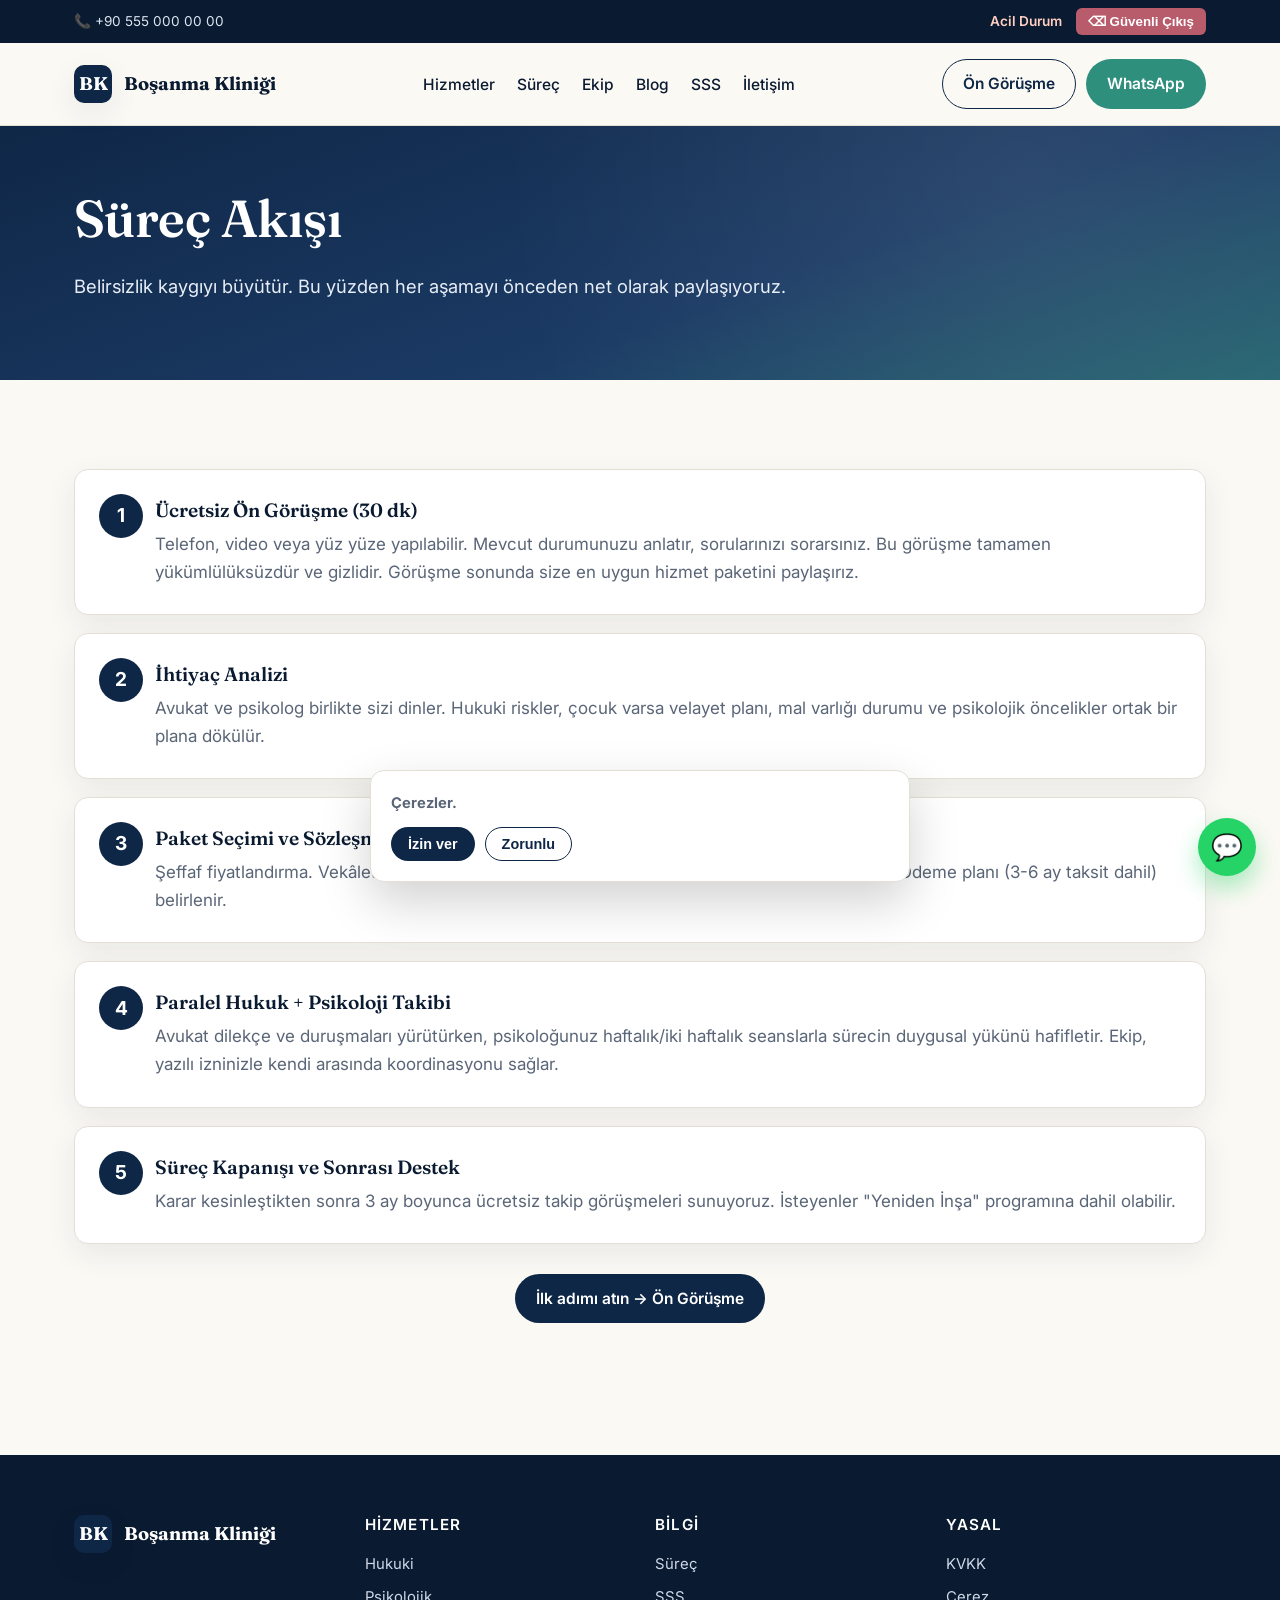
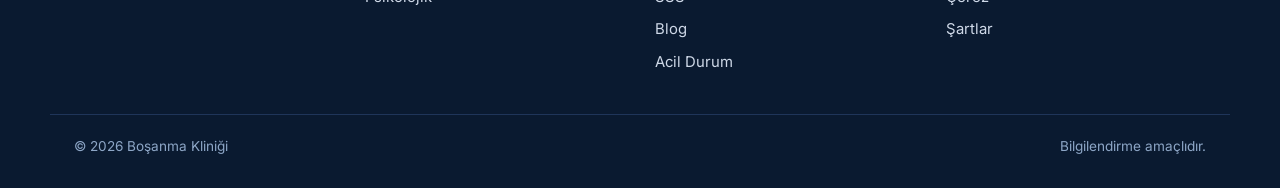
<file: surec.html>
<!DOCTYPE html><html lang="tr"><head>
<meta charset="UTF-8"><meta name="viewport" content="width=device-width,initial-scale=1">
<title>Süreç Akışı — Boşanma Kliniği'nde Adım Adım Ne Olur?</title>
<meta name="description" content="İlk görüşmeden kapanış sonrası takibe kadar Boşanma Kliniği'nde süreç adım adım nasıl işliyor?">
<link rel="canonical" href="https://www.bosanmaklinigi.com/surec.html">
<link rel="preconnect" href="https://fonts.googleapis.com"><link rel="preconnect" href="https://fonts.gstatic.com" crossorigin>
<link href="https://fonts.googleapis.com/css2?family=Fraunces:wght@400;500;600;700&family=Inter:wght@400;500;600;700&display=swap" rel="stylesheet">
<link rel="stylesheet" href="styles.css">
</head><body>
<a class="skip-link" href="#main">İçeriğe atla</a>
<div class="utility"><div class="row"><div>📞 <a href="tel:+905550000000">+90 555 000 00 00</a></div>
<div><a href="kriz.html" style="color:#ffd0c2;font-weight:600;margin-right:14px">Acil Durum</a><button class="safe-exit" onclick="safeExit()">⌫ Güvenli Çıkış</button></div></div></div>
<header class="site"><div class="nav">
  <a href="index.html" class="brand"><span class="brand-mark">BK</span><span>Boşanma Kliniği</span></a>
  <button class="menu-toggle" aria-expanded="false" aria-controls="primary-menu" aria-label="Menü">☰</button>
  <nav><ul id="primary-menu">
    <li><a href="hizmetler.html">Hizmetler</a></li><li><a href="surec.html" aria-current="page">Süreç</a></li>
    <li><a href="ekip.html">Ekip</a></li><li><a href="blog/index.html">Blog</a></li>
    <li><a href="sss.html">SSS</a></li><li><a href="iletisim.html">İletişim</a></li>
  </ul></nav>
  <div class="nav-cta"><a href="iletisim.html" class="btn btn-ghost">Ön Görüşme</a><a href="https://wa.me/905550000000" class="btn btn-teal">WhatsApp</a></div>
</div></header>
<main id="main">
<section class="hero" style="padding:60px 0"><div class="container"><h1 style="color:#fff">Süreç Akışı</h1>
<p class="lead">Belirsizlik kaygıyı büyütür. Bu yüzden her aşamayı önceden net olarak paylaşıyoruz.</p></div></section>

<section><div class="container">
  <ol style="list-style:none;padding:0;counter-reset:step">
    <li class="card" style="margin-bottom:18px;position:relative;padding-left:80px;counter-increment:step">
      <span style="position:absolute;left:24px;top:24px;width:44px;height:44px;border-radius:50%;background:var(--navy);color:#fff;display:grid;place-items:center;font-weight:700;font-size:1.2rem">1</span>
      <h3>Ücretsiz Ön Görüşme (30 dk)</h3>
      <p>Telefon, video veya yüz yüze yapılabilir. Mevcut durumunuzu anlatır, sorularınızı sorarsınız. Bu görüşme tamamen yükümlülüksüzdür ve gizlidir. Görüşme sonunda size en uygun hizmet paketini paylaşırız.</p>
    </li>
    <li class="card" style="margin-bottom:18px;position:relative;padding-left:80px;counter-increment:step">
      <span style="position:absolute;left:24px;top:24px;width:44px;height:44px;border-radius:50%;background:var(--navy);color:#fff;display:grid;place-items:center;font-weight:700;font-size:1.2rem">2</span>
      <h3>İhtiyaç Analizi</h3>
      <p>Avukat ve psikolog birlikte sizi dinler. Hukuki riskler, çocuk varsa velayet planı, mal varlığı durumu ve psikolojik öncelikler ortak bir plana dökülür.</p>
    </li>
    <li class="card" style="margin-bottom:18px;position:relative;padding-left:80px;counter-increment:step">
      <span style="position:absolute;left:24px;top:24px;width:44px;height:44px;border-radius:50%;background:var(--navy);color:#fff;display:grid;place-items:center;font-weight:700;font-size:1.2rem">3</span>
      <h3>Paket Seçimi ve Sözleşme</h3>
      <p>Şeffaf fiyatlandırma. Vekâletname ve aydınlatma metni dahil tüm yasal evrak burada imzalanır. Ödeme planı (3-6 ay taksit dahil) belirlenir.</p>
    </li>
    <li class="card" style="margin-bottom:18px;position:relative;padding-left:80px;counter-increment:step">
      <span style="position:absolute;left:24px;top:24px;width:44px;height:44px;border-radius:50%;background:var(--navy);color:#fff;display:grid;place-items:center;font-weight:700;font-size:1.2rem">4</span>
      <h3>Paralel Hukuk + Psikoloji Takibi</h3>
      <p>Avukat dilekçe ve duruşmaları yürütürken, psikoloğunuz haftalık/iki haftalık seanslarla sürecin duygusal yükünü hafifletir. Ekip, yazılı izninizle kendi arasında koordinasyonu sağlar.</p>
    </li>
    <li class="card" style="margin-bottom:18px;position:relative;padding-left:80px;counter-increment:step">
      <span style="position:absolute;left:24px;top:24px;width:44px;height:44px;border-radius:50%;background:var(--navy);color:#fff;display:grid;place-items:center;font-weight:700;font-size:1.2rem">5</span>
      <h3>Süreç Kapanışı ve Sonrası Destek</h3>
      <p>Karar kesinleştikten sonra 3 ay boyunca ücretsiz takip görüşmeleri sunuyoruz. İsteyenler "Yeniden İnşa" programına dahil olabilir.</p>
    </li>
  </ol>
  <div style="text-align:center;margin-top:30px"><a href="iletisim.html" class="btn btn-primary">İlk adımı atın → Ön Görüşme</a></div>
</div></section>

</main>
<footer class="site"><div class="container" style="display:grid;grid-template-columns:repeat(4,1fr);gap:30px">
  <div><div class="brand" style="color:#fff;margin-bottom:14px"><span class="brand-mark">BK</span> Boşanma Kliniği</div></div>
  <div><h4>Hizmetler</h4><a href="hizmetler.html">Hukuki</a><a href="hizmetler.html">Psikolojik</a></div>
  <div><h4>Bilgi</h4><a href="surec.html">Süreç</a><a href="sss.html">SSS</a><a href="blog/index.html">Blog</a><a href="kriz.html">Acil Durum</a></div>
  <div><h4>Yasal</h4><a href="kvkk.html">KVKK</a><a href="cerez.html">Çerez</a><a href="sartlar.html">Şartlar</a></div>
</div><div class="container bottom"><span>© 2026 Boşanma Kliniği</span><span>Bilgilendirme amaçlıdır.</span></div></footer>
<a class="wa-float" href="https://wa.me/905550000000" aria-label="WhatsApp">💬</a>
<div id="cookieBanner" class="cookie-banner hidden"><p><strong>Çerezler.</strong></p><div class="actions"><button class="btn btn-primary" data-consent="all">İzin ver</button><button class="btn btn-ghost" data-consent="essential">Zorunlu</button></div></div>
<script src="script.js"></script>
</body></html>
</file>
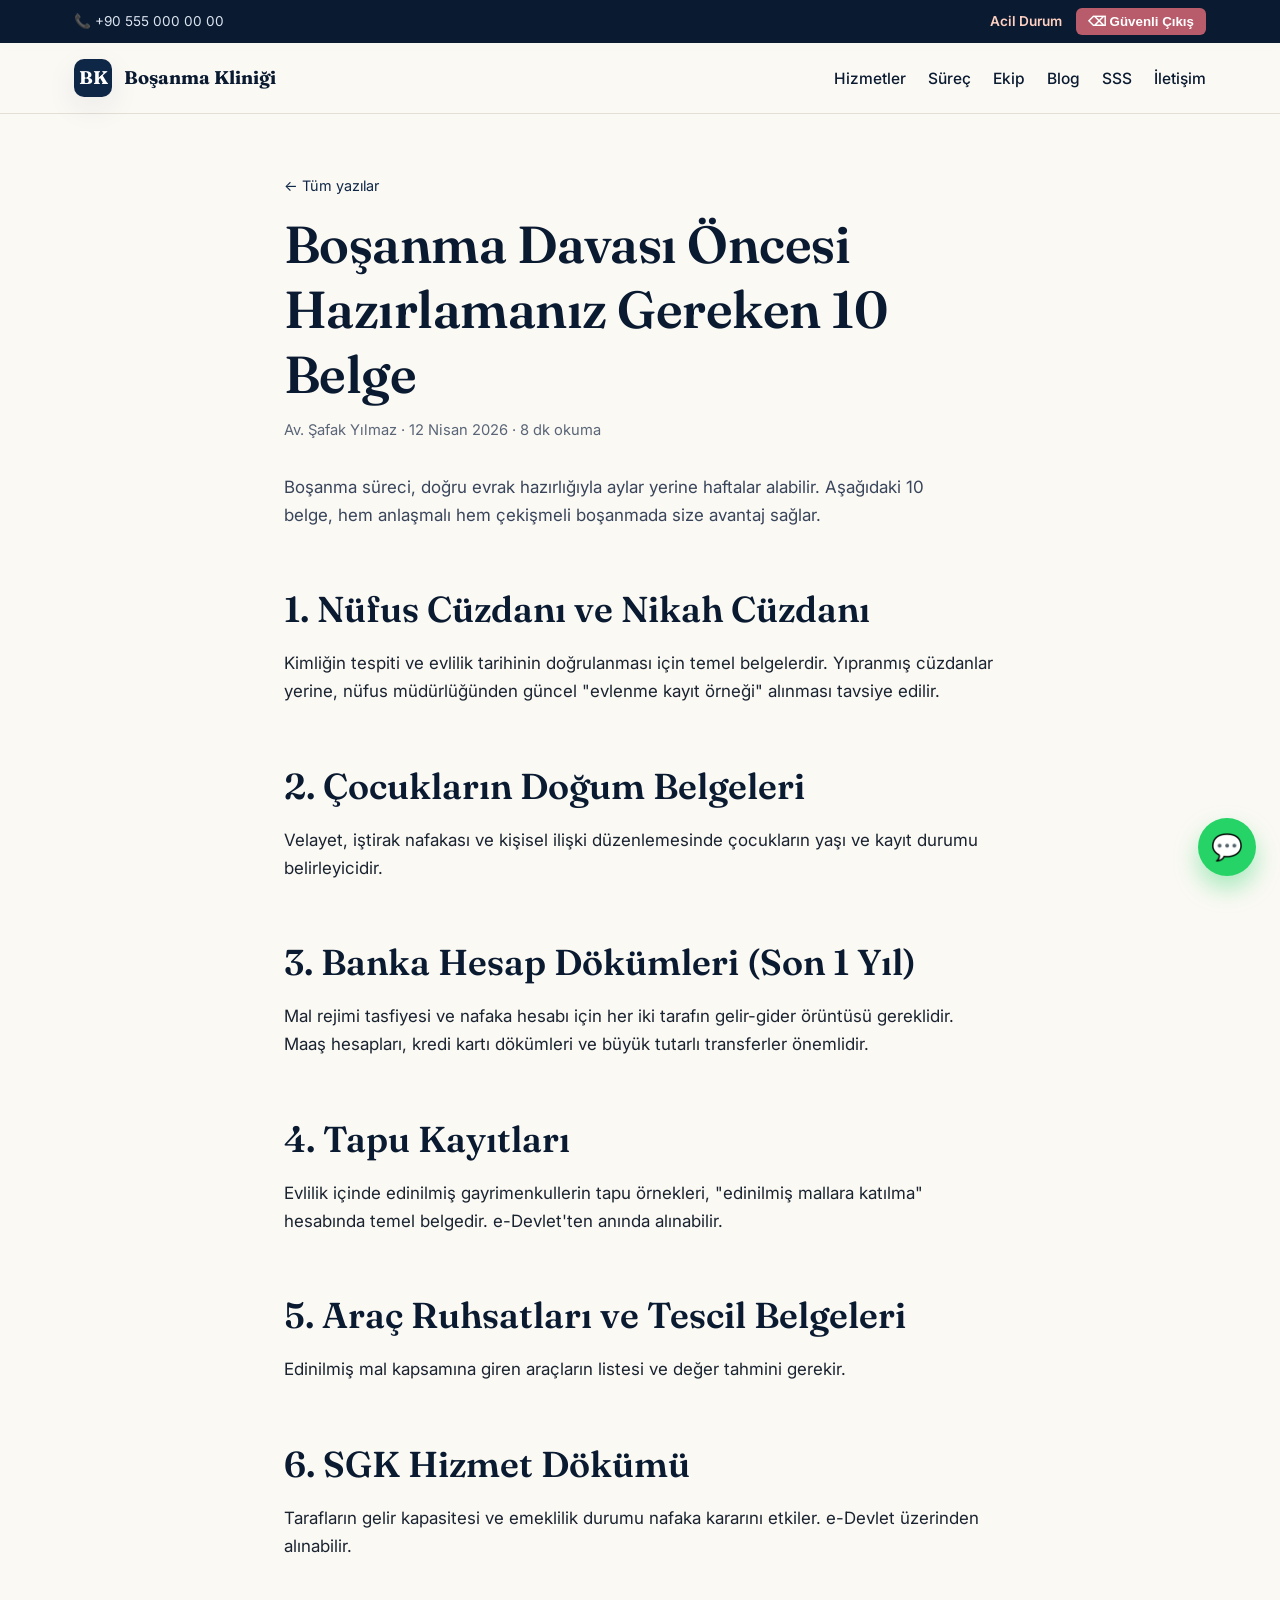
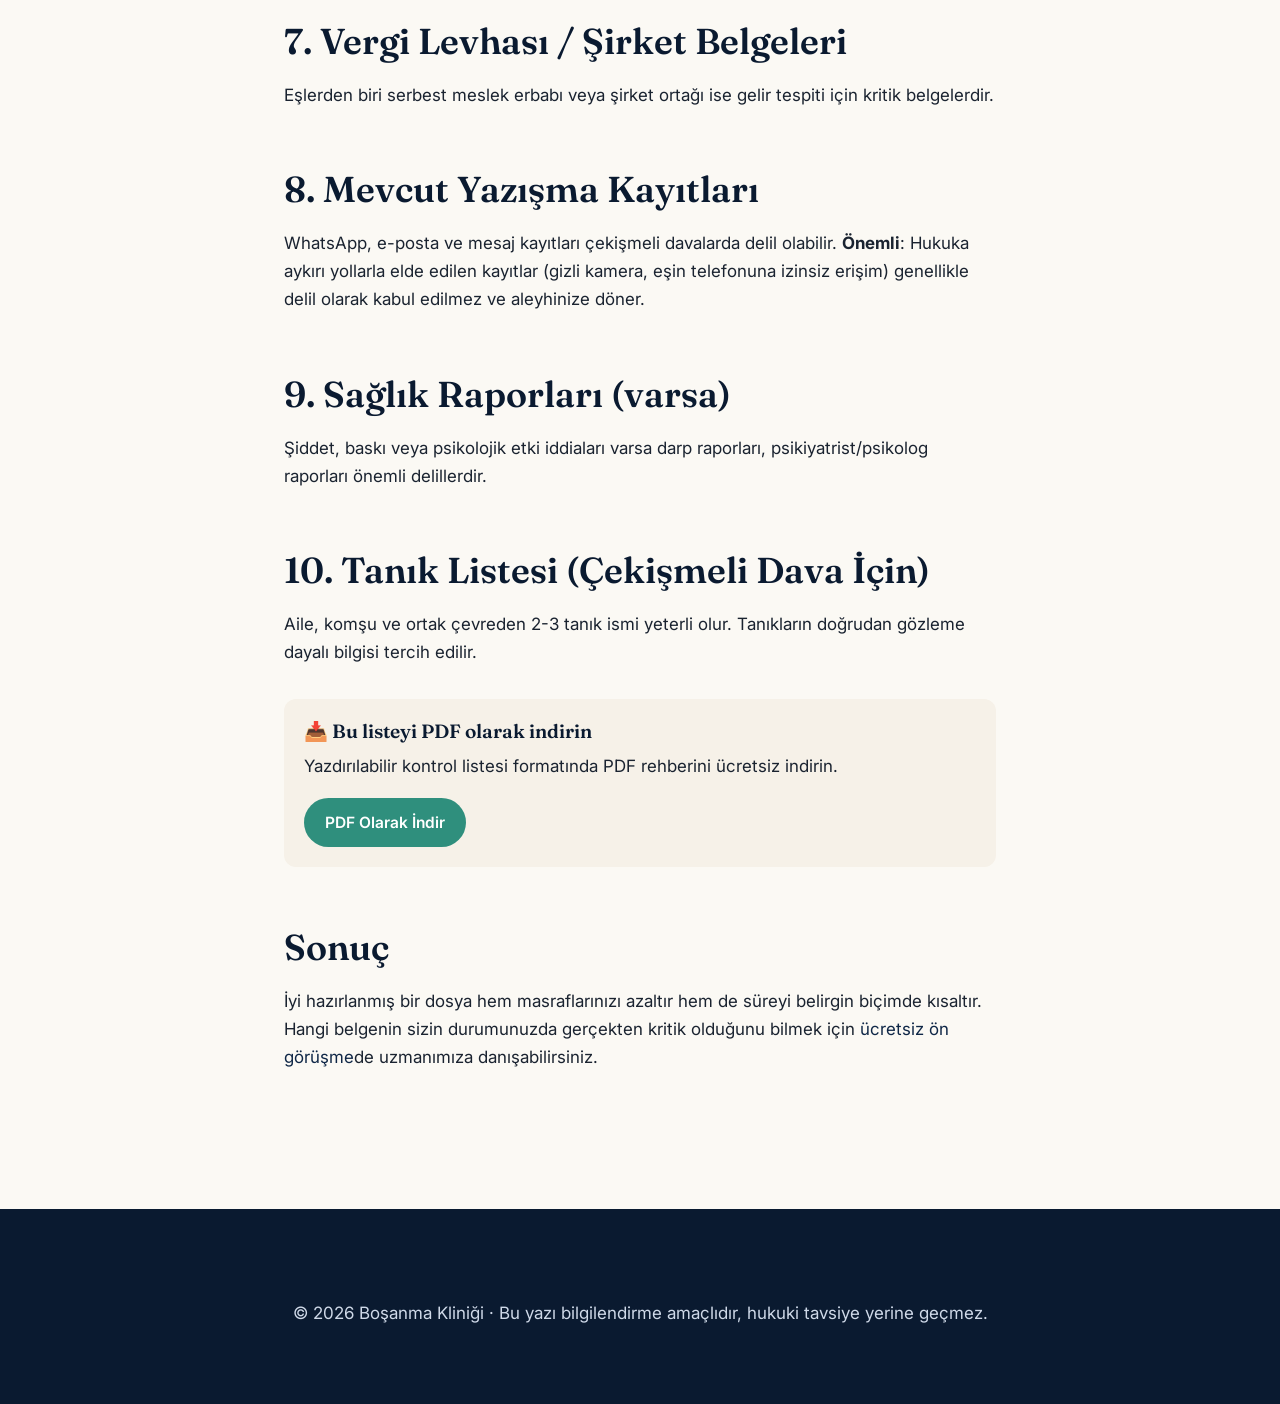
<file: blog/post-1.html>
<!DOCTYPE html><html lang="tr"><head>
<meta charset="UTF-8"><meta name="viewport" content="width=device-width,initial-scale=1">
<title>Boşanma Davası Öncesi Hazırlamanız Gereken 10 Belge | Boşanma Kliniği</title>
<meta name="description" content="Boşanma davası öncesi hazırlanması gereken 10 temel belge: nikah cüzdanından banka dökümlerine kadar kontrol listesi.">
<link rel="canonical" href="https://www.bosanmaklinigi.com/blog/post-1.html">
<link rel="preconnect" href="https://fonts.googleapis.com"><link rel="preconnect" href="https://fonts.gstatic.com" crossorigin>
<link href="https://fonts.googleapis.com/css2?family=Fraunces:wght@400;500;600;700&family=Inter:wght@400;500;600;700&display=swap" rel="stylesheet">
<link rel="stylesheet" href="../styles.css">
<script type="application/ld+json">
{"@context":"https://schema.org","@type":"Article",
"headline":"Boşanma Davası Öncesi Hazırlamanız Gereken 10 Belge",
"author":{"@type":"Person","name":"Av. Şafak Yılmaz"},
"datePublished":"2026-04-12","publisher":{"@type":"Organization","name":"Boşanma Kliniği"}}
</script>
</head><body>
<a class="skip-link" href="#main">İçeriğe atla</a>
<div class="utility"><div class="row"><div>📞 <a href="tel:+905550000000">+90 555 000 00 00</a></div>
<div><a href="../kriz.html" style="color:#ffd0c2;font-weight:600;margin-right:14px">Acil Durum</a><button class="safe-exit" onclick="safeExit()">⌫ Güvenli Çıkış</button></div></div></div>
<header class="site"><div class="nav">
  <a href="../index.html" class="brand"><span class="brand-mark">BK</span><span>Boşanma Kliniği</span></a>
  <button class="menu-toggle" aria-expanded="false" aria-controls="primary-menu" aria-label="Menü">☰</button>
  <nav><ul id="primary-menu">
    <li><a href="../hizmetler.html">Hizmetler</a></li><li><a href="../surec.html">Süreç</a></li>
    <li><a href="../ekip.html">Ekip</a></li><li><a href="index.html">Blog</a></li>
    <li><a href="../sss.html">SSS</a></li><li><a href="../iletisim.html">İletişim</a></li>
  </ul></nav>
</div></header>
<main id="main">
<section style="padding:60px 0">
  <div class="container article">
    <p class="muted" style="font-size:.9rem"><a href="index.html">← Tüm yazılar</a></p>
    <h1>Boşanma Davası Öncesi Hazırlamanız Gereken 10 Belge</h1>
    <p class="meta">Av. Şafak Yılmaz · 12 Nisan 2026 · 8 dk okuma</p>
    <p class="lead">Boşanma süreci, doğru evrak hazırlığıyla aylar yerine haftalar alabilir. Aşağıdaki 10 belge, hem anlaşmalı hem çekişmeli boşanmada size avantaj sağlar.</p>

    <h2>1. Nüfus Cüzdanı ve Nikah Cüzdanı</h2>
    <p>Kimliğin tespiti ve evlilik tarihinin doğrulanması için temel belgelerdir. Yıpranmış cüzdanlar yerine, nüfus müdürlüğünden güncel "evlenme kayıt örneği" alınması tavsiye edilir.</p>

    <h2>2. Çocukların Doğum Belgeleri</h2>
    <p>Velayet, iştirak nafakası ve kişisel ilişki düzenlemesinde çocukların yaşı ve kayıt durumu belirleyicidir.</p>

    <h2>3. Banka Hesap Dökümleri (Son 1 Yıl)</h2>
    <p>Mal rejimi tasfiyesi ve nafaka hesabı için her iki tarafın gelir-gider örüntüsü gereklidir. Maaş hesapları, kredi kartı dökümleri ve büyük tutarlı transferler önemlidir.</p>

    <h2>4. Tapu Kayıtları</h2>
    <p>Evlilik içinde edinilmiş gayrimenkullerin tapu örnekleri, "edinilmiş mallara katılma" hesabında temel belgedir. e-Devlet'ten anında alınabilir.</p>

    <h2>5. Araç Ruhsatları ve Tescil Belgeleri</h2>
    <p>Edinilmiş mal kapsamına giren araçların listesi ve değer tahmini gerekir.</p>

    <h2>6. SGK Hizmet Dökümü</h2>
    <p>Tarafların gelir kapasitesi ve emeklilik durumu nafaka kararını etkiler. e-Devlet üzerinden alınabilir.</p>

    <h2>7. Vergi Levhası / Şirket Belgeleri</h2>
    <p>Eşlerden biri serbest meslek erbabı veya şirket ortağı ise gelir tespiti için kritik belgelerdir.</p>

    <h2>8. Mevcut Yazışma Kayıtları</h2>
    <p>WhatsApp, e-posta ve mesaj kayıtları çekişmeli davalarda delil olabilir. <strong>Önemli</strong>: Hukuka aykırı yollarla elde edilen kayıtlar (gizli kamera, eşin telefonuna izinsiz erişim) genellikle delil olarak kabul edilmez ve aleyhinize döner.</p>

    <h2>9. Sağlık Raporları (varsa)</h2>
    <p>Şiddet, baskı veya psikolojik etki iddiaları varsa darp raporları, psikiyatrist/psikolog raporları önemli delillerdir.</p>

    <h2>10. Tanık Listesi (Çekişmeli Dava İçin)</h2>
    <p>Aile, komşu ve ortak çevreden 2-3 tanık ismi yeterli olur. Tanıkların doğrudan gözleme dayalı bilgisi tercih edilir.</p>

    <div style="background:var(--sand);padding:20px;border-radius:12px;margin:32px 0">
      <h3>📥 Bu listeyi PDF olarak indirin</h3>
      <p>Yazdırılabilir kontrol listesi formatında PDF rehberini ücretsiz indirin.</p>
      <a class="btn btn-teal" href="#">PDF Olarak İndir</a>
    </div>

    <h2>Sonuç</h2>
    <p>İyi hazırlanmış bir dosya hem masraflarınızı azaltır hem de süreyi belirgin biçimde kısaltır. Hangi belgenin sizin durumunuzda gerçekten kritik olduğunu bilmek için <a href="../iletisim.html">ücretsiz ön görüşme</a>de uzmanımıza danışabilirsiniz.</p>
  </div>
</section>
</main>
<footer class="site"><div class="container" style="text-align:center;padding:30px 0"><p>© 2026 Boşanma Kliniği · Bu yazı bilgilendirme amaçlıdır, hukuki tavsiye yerine geçmez.</p></div></footer>
<a class="wa-float" href="https://wa.me/905550000000" aria-label="WhatsApp">💬</a>
<script src="../script.js"></script>
</body></html>
</file>
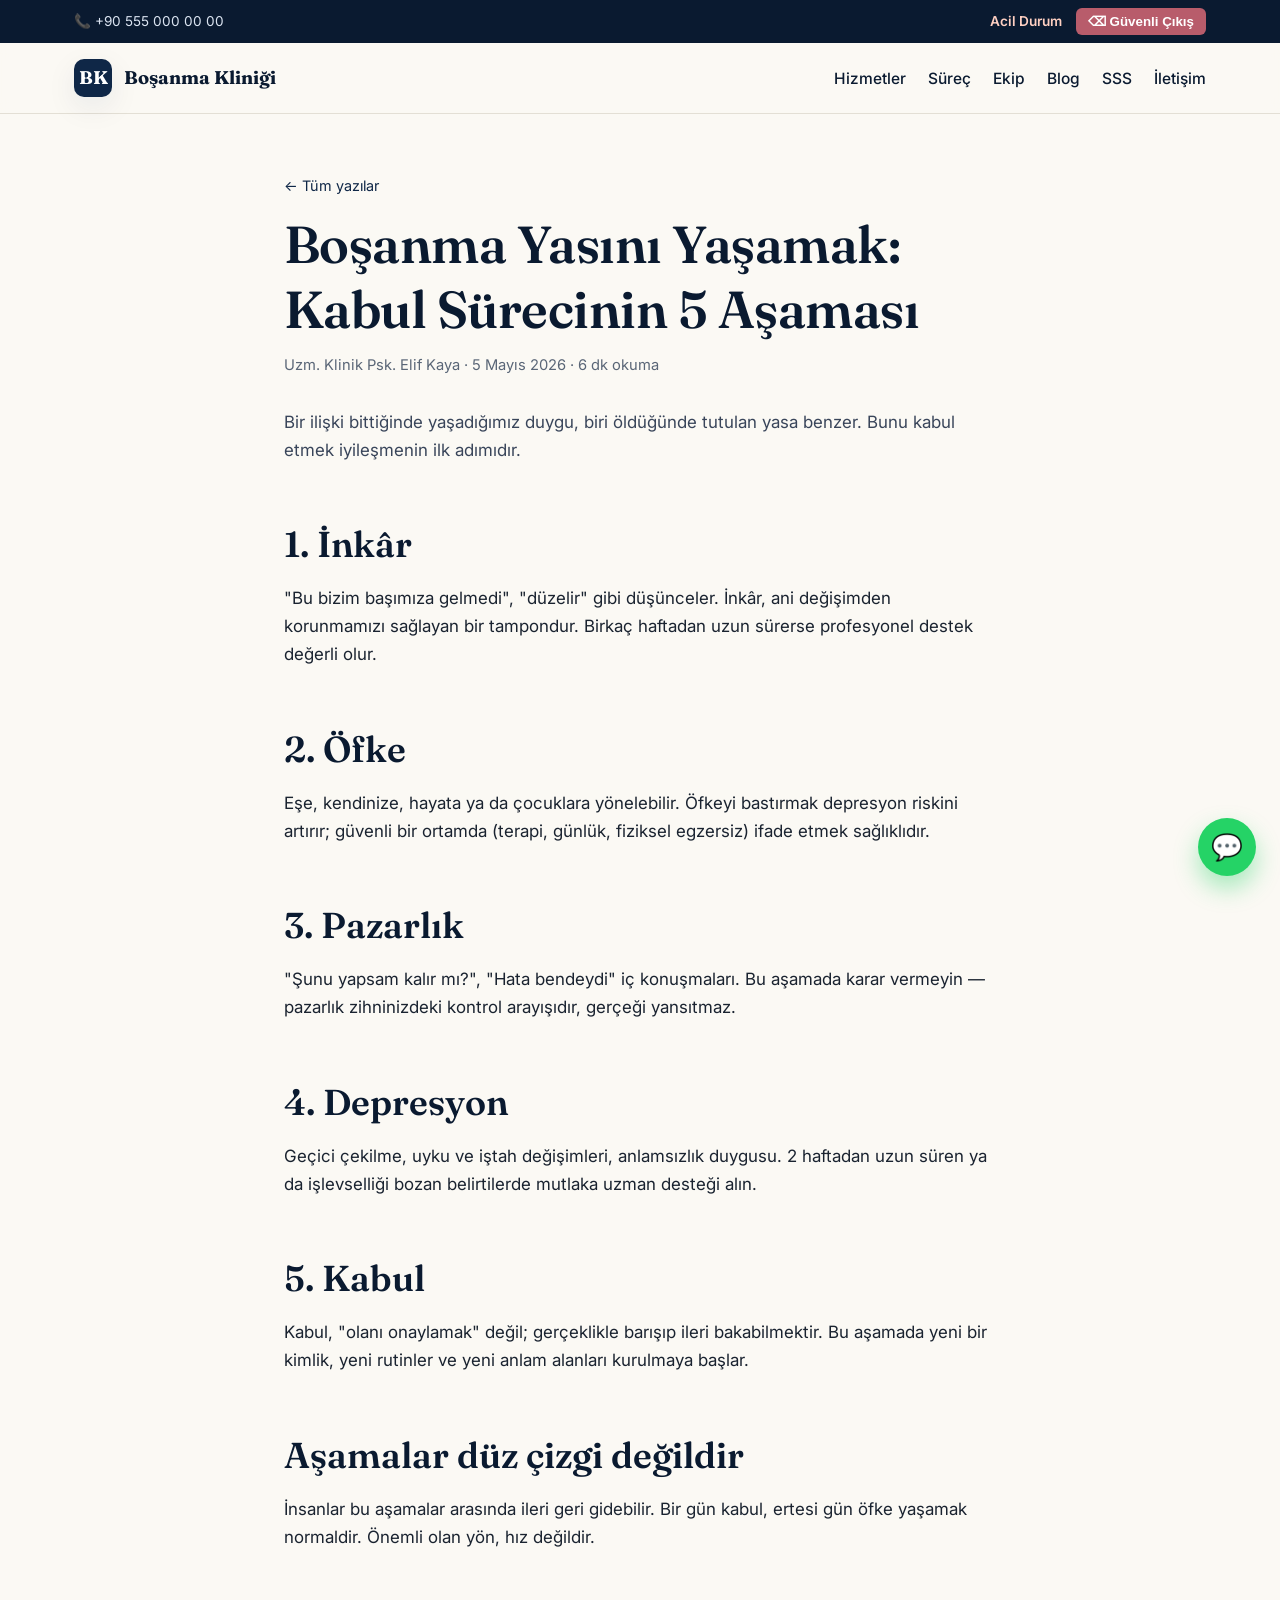
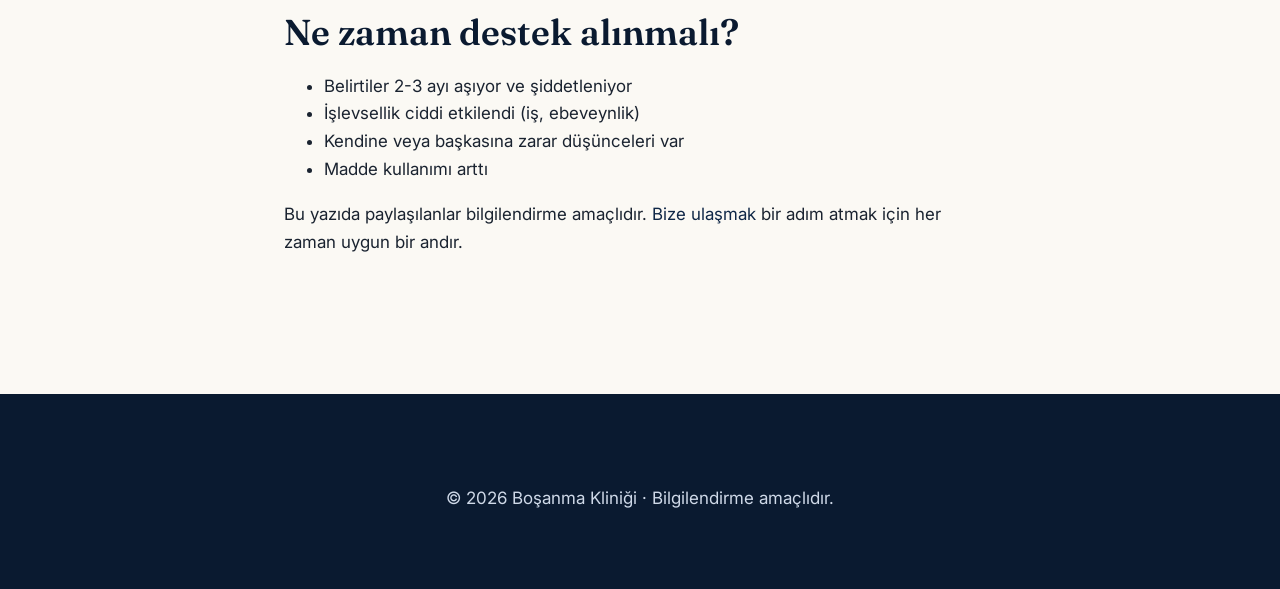
<file: blog/post-2.html>
<!DOCTYPE html><html lang="tr"><head>
<meta charset="UTF-8"><meta name="viewport" content="width=device-width,initial-scale=1">
<title>Boşanma Yasını Yaşamak: Kabul Sürecinin 5 Aşaması | Boşanma Kliniği</title>
<meta name="description" content="Boşanma yası gerçektir. Kübler-Ross modelinin boşanmaya uyarlaması ve her aşamada kendinize nasıl yaklaşacağınız.">
<link rel="canonical" href="https://www.bosanmaklinigi.com/blog/post-2.html">
<link rel="preconnect" href="https://fonts.googleapis.com"><link rel="preconnect" href="https://fonts.gstatic.com" crossorigin>
<link href="https://fonts.googleapis.com/css2?family=Fraunces:wght@400;500;600;700&family=Inter:wght@400;500;600;700&display=swap" rel="stylesheet">
<link rel="stylesheet" href="../styles.css">
</head><body>
<a class="skip-link" href="#main">İçeriğe atla</a>
<div class="utility"><div class="row"><div>📞 <a href="tel:+905550000000">+90 555 000 00 00</a></div>
<div><a href="../kriz.html" style="color:#ffd0c2;font-weight:600;margin-right:14px">Acil Durum</a><button class="safe-exit" onclick="safeExit()">⌫ Güvenli Çıkış</button></div></div></div>
<header class="site"><div class="nav">
  <a href="../index.html" class="brand"><span class="brand-mark">BK</span><span>Boşanma Kliniği</span></a>
  <button class="menu-toggle" aria-expanded="false" aria-controls="primary-menu" aria-label="Menü">☰</button>
  <nav><ul id="primary-menu">
    <li><a href="../hizmetler.html">Hizmetler</a></li><li><a href="../surec.html">Süreç</a></li>
    <li><a href="../ekip.html">Ekip</a></li><li><a href="index.html">Blog</a></li>
    <li><a href="../sss.html">SSS</a></li><li><a href="../iletisim.html">İletişim</a></li>
  </ul></nav>
</div></header>
<main id="main"><section style="padding:60px 0"><div class="container article">
  <p class="muted" style="font-size:.9rem"><a href="index.html">← Tüm yazılar</a></p>
  <h1>Boşanma Yasını Yaşamak: Kabul Sürecinin 5 Aşaması</h1>
  <p class="meta">Uzm. Klinik Psk. Elif Kaya · 5 Mayıs 2026 · 6 dk okuma</p>

  <p class="lead">Bir ilişki bittiğinde yaşadığımız duygu, biri öldüğünde tutulan yasa benzer. Bunu kabul etmek iyileşmenin ilk adımıdır.</p>

  <h2>1. İnkâr</h2>
  <p>"Bu bizim başımıza gelmedi", "düzelir" gibi düşünceler. İnkâr, ani değişimden korunmamızı sağlayan bir tampondur. Birkaç haftadan uzun sürerse profesyonel destek değerli olur.</p>

  <h2>2. Öfke</h2>
  <p>Eşe, kendinize, hayata ya da çocuklara yönelebilir. Öfkeyi bastırmak depresyon riskini artırır; güvenli bir ortamda (terapi, günlük, fiziksel egzersiz) ifade etmek sağlıklıdır.</p>

  <h2>3. Pazarlık</h2>
  <p>"Şunu yapsam kalır mı?", "Hata bendeydi" iç konuşmaları. Bu aşamada karar vermeyin — pazarlık zihninizdeki kontrol arayışıdır, gerçeği yansıtmaz.</p>

  <h2>4. Depresyon</h2>
  <p>Geçici çekilme, uyku ve iştah değişimleri, anlamsızlık duygusu. 2 haftadan uzun süren ya da işlevselliği bozan belirtilerde mutlaka uzman desteği alın.</p>

  <h2>5. Kabul</h2>
  <p>Kabul, "olanı onaylamak" değil; gerçeklikle barışıp ileri bakabilmektir. Bu aşamada yeni bir kimlik, yeni rutinler ve yeni anlam alanları kurulmaya başlar.</p>

  <h2>Aşamalar düz çizgi değildir</h2>
  <p>İnsanlar bu aşamalar arasında ileri geri gidebilir. Bir gün kabul, ertesi gün öfke yaşamak normaldir. Önemli olan yön, hız değildir.</p>

  <h2>Ne zaman destek alınmalı?</h2>
  <ul>
    <li>Belirtiler 2-3 ayı aşıyor ve şiddetleniyor</li>
    <li>İşlevsellik ciddi etkilendi (iş, ebeveynlik)</li>
    <li>Kendine veya başkasına zarar düşünceleri var</li>
    <li>Madde kullanımı arttı</li>
  </ul>
  <p>Bu yazıda paylaşılanlar bilgilendirme amaçlıdır. <a href="../iletisim.html">Bize ulaşmak</a> bir adım atmak için her zaman uygun bir andır.</p>
</div></section></main>
<footer class="site"><div class="container" style="text-align:center;padding:30px 0"><p>© 2026 Boşanma Kliniği · Bilgilendirme amaçlıdır.</p></div></footer>
<a class="wa-float" href="https://wa.me/905550000000" aria-label="WhatsApp">💬</a>
<script src="../script.js"></script>
</body></html>
</file>
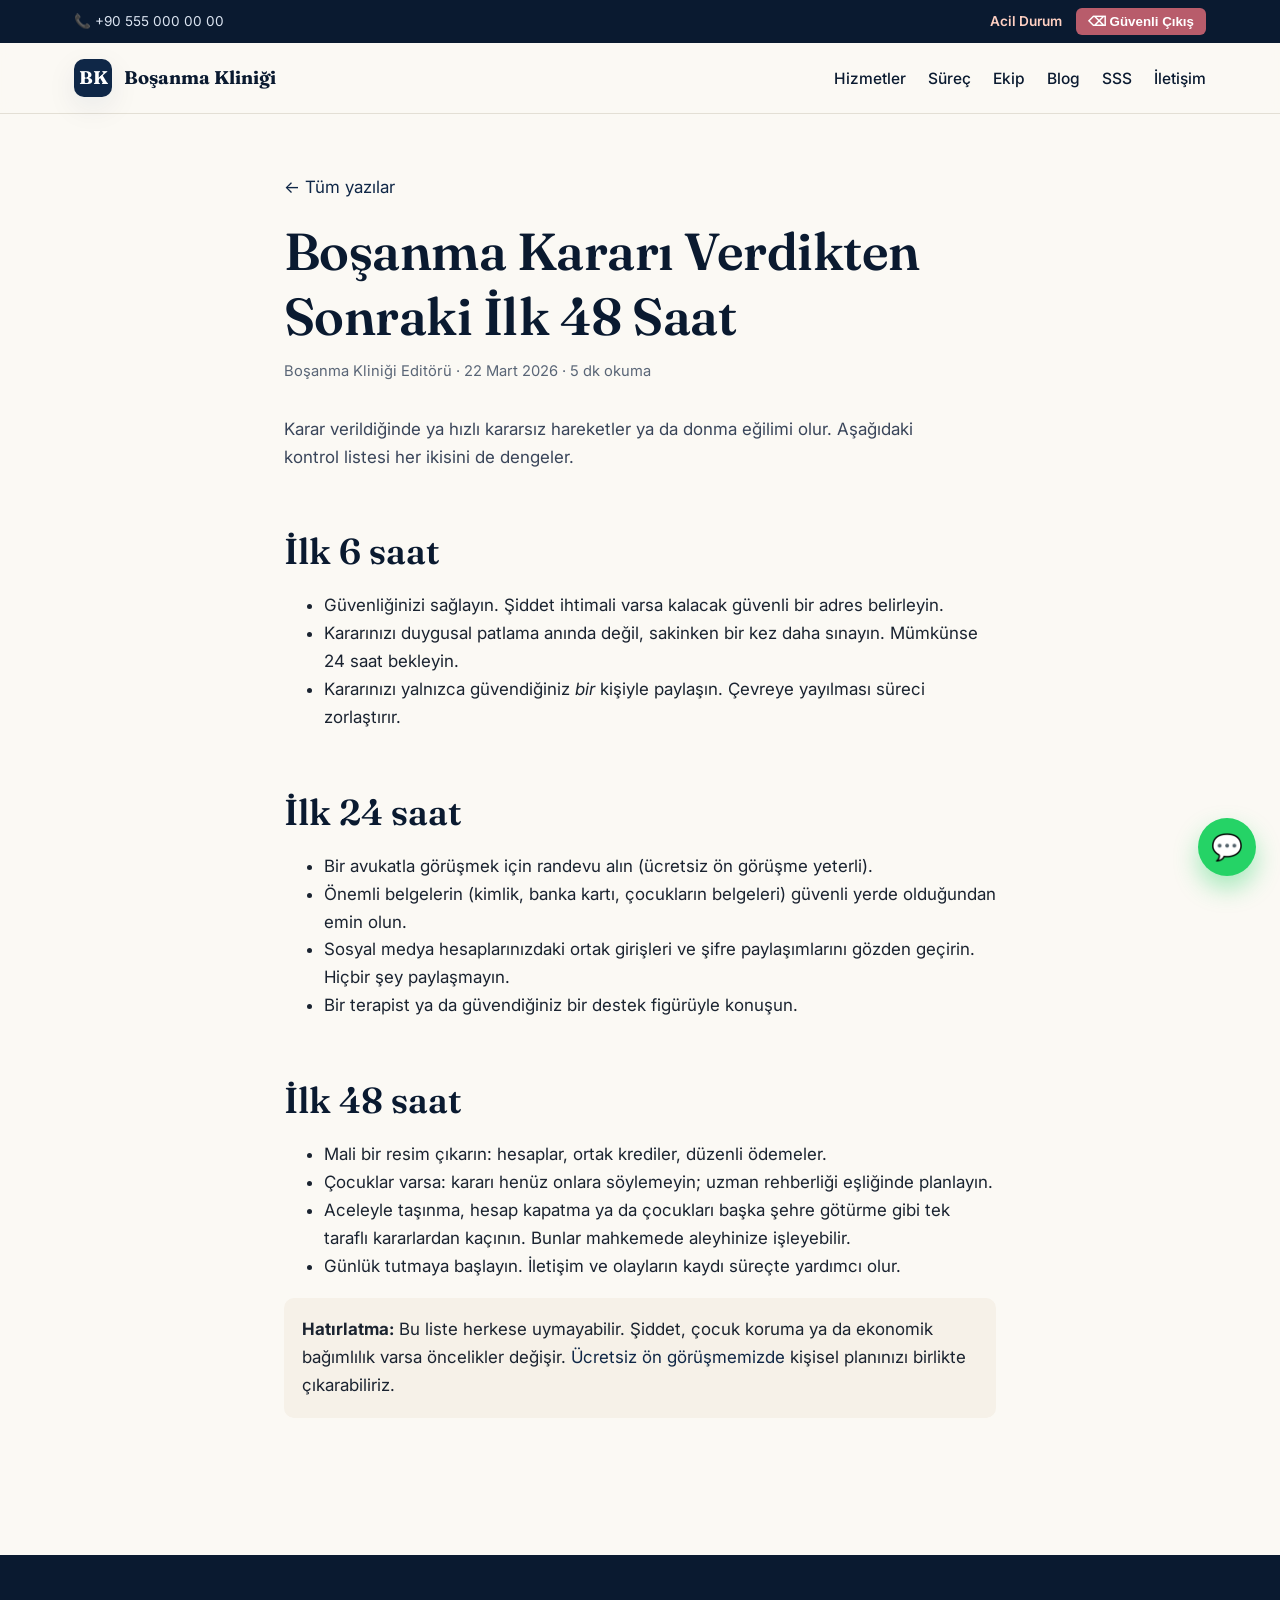
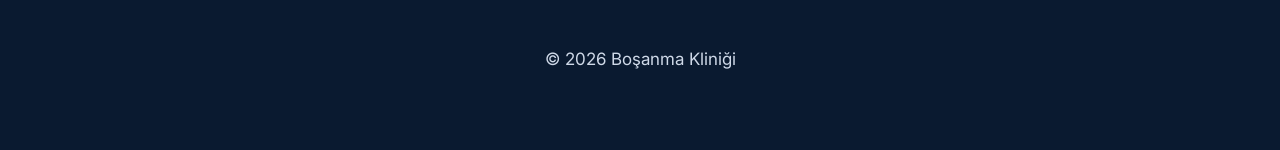
<file: blog/post-3.html>
<!DOCTYPE html><html lang="tr"><head>
<meta charset="UTF-8"><meta name="viewport" content="width=device-width,initial-scale=1">
<title>Boşanma Kararı Verdikten Sonraki İlk 48 Saat | Boşanma Kliniği</title>
<meta name="description" content="Boşanma kararı verdikten sonra ilk 48 saat içinde atılması gereken pratik adımlar.">
<link rel="preconnect" href="https://fonts.googleapis.com"><link rel="preconnect" href="https://fonts.gstatic.com" crossorigin>
<link href="https://fonts.googleapis.com/css2?family=Fraunces:wght@400;500;600;700&family=Inter:wght@400;500;600;700&display=swap" rel="stylesheet">
<link rel="stylesheet" href="../styles.css">
</head><body>
<a class="skip-link" href="#main">İçeriğe atla</a>
<div class="utility"><div class="row"><div>📞 <a href="tel:+905550000000">+90 555 000 00 00</a></div>
<div><a href="../kriz.html" style="color:#ffd0c2;font-weight:600;margin-right:14px">Acil Durum</a><button class="safe-exit" onclick="safeExit()">⌫ Güvenli Çıkış</button></div></div></div>
<header class="site"><div class="nav">
  <a href="../index.html" class="brand"><span class="brand-mark">BK</span><span>Boşanma Kliniği</span></a>
  <button class="menu-toggle" aria-expanded="false" aria-controls="primary-menu" aria-label="Menü">☰</button>
  <nav><ul id="primary-menu">
    <li><a href="../hizmetler.html">Hizmetler</a></li><li><a href="../surec.html">Süreç</a></li>
    <li><a href="../ekip.html">Ekip</a></li><li><a href="index.html">Blog</a></li>
    <li><a href="../sss.html">SSS</a></li><li><a href="../iletisim.html">İletişim</a></li>
  </ul></nav>
</div></header>
<main id="main"><section style="padding:60px 0"><div class="container article">
  <p class="muted"><a href="index.html">← Tüm yazılar</a></p>
  <h1>Boşanma Kararı Verdikten Sonraki İlk 48 Saat</h1>
  <p class="meta">Boşanma Kliniği Editörü · 22 Mart 2026 · 5 dk okuma</p>
  <p class="lead">Karar verildiğinde ya hızlı kararsız hareketler ya da donma eğilimi olur. Aşağıdaki kontrol listesi her ikisini de dengeler.</p>

  <h2>İlk 6 saat</h2>
  <ul>
    <li>Güvenliğinizi sağlayın. Şiddet ihtimali varsa kalacak güvenli bir adres belirleyin.</li>
    <li>Kararınızı duygusal patlama anında değil, sakinken bir kez daha sınayın. Mümkünse 24 saat bekleyin.</li>
    <li>Kararınızı yalnızca güvendiğiniz <em>bir</em> kişiyle paylaşın. Çevreye yayılması süreci zorlaştırır.</li>
  </ul>

  <h2>İlk 24 saat</h2>
  <ul>
    <li>Bir avukatla görüşmek için randevu alın (ücretsiz ön görüşme yeterli).</li>
    <li>Önemli belgelerin (kimlik, banka kartı, çocukların belgeleri) güvenli yerde olduğundan emin olun.</li>
    <li>Sosyal medya hesaplarınızdaki ortak girişleri ve şifre paylaşımlarını gözden geçirin. Hiçbir şey paylaşmayın.</li>
    <li>Bir terapist ya da güvendiğiniz bir destek figürüyle konuşun.</li>
  </ul>

  <h2>İlk 48 saat</h2>
  <ul>
    <li>Mali bir resim çıkarın: hesaplar, ortak krediler, düzenli ödemeler.</li>
    <li>Çocuklar varsa: kararı henüz onlara söylemeyin; uzman rehberliği eşliğinde planlayın.</li>
    <li>Aceleyle taşınma, hesap kapatma ya da çocukları başka şehre götürme gibi tek taraflı kararlardan kaçının. Bunlar mahkemede aleyhinize işleyebilir.</li>
    <li>Günlük tutmaya başlayın. İletişim ve olayların kaydı süreçte yardımcı olur.</li>
  </ul>

  <p style="background:var(--sand);padding:18px;border-radius:10px"><strong>Hatırlatma:</strong> Bu liste herkese uymayabilir. Şiddet, çocuk koruma ya da ekonomik bağımlılık varsa öncelikler değişir. <a href="../iletisim.html">Ücretsiz ön görüşmemizde</a> kişisel planınızı birlikte çıkarabiliriz.</p>
</div></section></main>
<footer class="site"><div class="container" style="text-align:center;padding:30px 0"><p>© 2026 Boşanma Kliniği</p></div></footer>
<a class="wa-float" href="https://wa.me/905550000000" aria-label="WhatsApp">💬</a>
<script src="../script.js"></script>
</body></html>
</file>
<file: styles.css>
/* Boşanma Kliniği — Kurumsal stil
   Renk paleti: Lacivert + sakin yeşil + sıcak vurgular
   Erişilebilirlik: WCAG AA kontrast hedefli
*/
:root{
  --navy:#0f2747;
  --navy-2:#1b3a64;
  --navy-ink:#0a1a30;
  --teal:#2f8f7d;
  --teal-2:#1f6f60;
  --sand:#f6f1e8;
  --paper:#fbf9f4;
  --ink:#1a2330;
  --muted:#5a6677;
  --line:#e3dfd5;
  --warm:#c47b5a;
  --rose:#b85c6b;
  --ok:#2e7d5b;
  --shadow:0 10px 30px rgba(15,39,71,.08);
  --radius:14px;
  --maxw:1180px;
}
*{box-sizing:border-box}
html{scroll-behavior:smooth}
body{
  margin:0;
  font-family:'Inter','Segoe UI',system-ui,-apple-system,sans-serif;
  font-size:17px;
  line-height:1.65;
  color:var(--ink);
  background:var(--paper);
  -webkit-font-smoothing:antialiased;
}
img{max-width:100%;height:auto;display:block}
a{color:var(--navy);text-decoration:none}
a:hover{text-decoration:underline}
h1,h2,h3,h4{font-family:'Fraunces','Georgia',serif;color:var(--navy-ink);line-height:1.25;margin:0 0 .5em;font-weight:600}
h1{font-size:clamp(2rem,4.5vw,3.25rem);letter-spacing:-.01em}
h2{font-size:clamp(1.6rem,3vw,2.25rem)}
h3{font-size:1.2rem}
p{margin:0 0 1em}
.container{max-width:var(--maxw);margin:0 auto;padding:0 24px}
.muted{color:var(--muted)}
.lead{font-size:1.15rem;color:#39455a;max-width:62ch}

/* Skip link for screen readers */
.skip-link{position:absolute;left:-9999px;top:0;background:var(--navy);color:#fff;padding:10px 14px;z-index:1000}
.skip-link:focus{left:8px;top:8px}

/* Top utility bar */
.utility{
  background:var(--navy-ink);color:#dbe4f1;font-size:.85rem;
}
.utility .row{display:flex;justify-content:space-between;align-items:center;padding:8px 24px;max-width:var(--maxw);margin:0 auto;gap:12px;flex-wrap:wrap}
.utility a{color:#dbe4f1}
.safe-exit{
  background:var(--rose);color:#fff;border:0;padding:6px 12px;border-radius:6px;cursor:pointer;font-weight:600;
}
.safe-exit:focus{outline:2px solid #fff;outline-offset:2px}

/* Header */
header.site{
  position:sticky;top:0;z-index:50;background:rgba(251,249,244,.92);backdrop-filter:blur(8px);
  border-bottom:1px solid var(--line);
}
.nav{display:flex;align-items:center;justify-content:space-between;padding:16px 24px;max-width:var(--maxw);margin:0 auto;gap:16px}
.brand{display:flex;align-items:center;gap:12px;font-weight:700;color:var(--navy-ink);font-family:'Fraunces',serif;font-size:1.15rem}
.brand-mark{
  width:38px;height:38px;border-radius:10px;background:var(--navy);
  display:grid;place-items:center;color:#fff;font-weight:700;
  box-shadow:var(--shadow);
}
nav ul{list-style:none;display:flex;gap:22px;margin:0;padding:0}
nav a{font-weight:500;color:var(--navy-ink);font-size:.97rem}
nav a:hover{color:var(--teal-2);text-decoration:none}
.nav-cta{display:flex;gap:10px;align-items:center}
.btn{
  display:inline-block;padding:11px 20px;border-radius:999px;font-weight:600;
  border:1px solid transparent;cursor:pointer;font-size:.97rem;transition:transform .15s,background .2s;
}
.btn-primary{background:var(--navy);color:#fff}
.btn-primary:hover{background:var(--navy-2);text-decoration:none;transform:translateY(-1px)}
.btn-ghost{background:transparent;color:var(--navy);border-color:var(--navy)}
.btn-ghost:hover{background:var(--navy);color:#fff;text-decoration:none}
.btn-teal{background:var(--teal);color:#fff}
.btn-teal:hover{background:var(--teal-2);text-decoration:none}
.btn-warn{background:var(--rose);color:#fff}
.menu-toggle{display:none;background:none;border:0;font-size:1.6rem;cursor:pointer;color:var(--navy-ink)}

/* Hero */
.hero{
  background:linear-gradient(160deg,#0f2747 0%,#1b3a64 60%,#2f8f7d 140%);
  color:#fff;padding:80px 0 100px;position:relative;overflow:hidden;
}
.hero::after{
  content:"";position:absolute;inset:0;
  background:radial-gradient(circle at 80% 20%, rgba(255,255,255,.08), transparent 50%);
  pointer-events:none;
}
.hero-grid{display:grid;grid-template-columns:1.2fr 1fr;gap:48px;align-items:center;position:relative;z-index:1}
.hero h1{color:#fff;margin-bottom:.4em}
.hero .lead{color:#e8eef7}
.hero-cta{display:flex;gap:12px;flex-wrap:wrap;margin-top:24px}
.hero-trust{display:flex;gap:18px;margin-top:32px;flex-wrap:wrap;font-size:.9rem;color:#cfdaeb}
.hero-trust span{display:flex;align-items:center;gap:8px}
.hero-illu{
  background:rgba(255,255,255,.06);border:1px solid rgba(255,255,255,.12);
  border-radius:24px;padding:28px;backdrop-filter:blur(6px);
}
.hero-illu .path{
  height:280px;border-radius:16px;
  background:
    radial-gradient(circle at 80% 20%, rgba(255,255,255,.4), transparent 40%),
    linear-gradient(135deg,#1a2c4a 0%, #2c5a7a 40%, #4ea38e 75%, #d3e8b6 100%);
  position:relative;
}
.hero-illu .path::before{
  content:"";position:absolute;left:10%;top:60%;width:80%;height:14px;border-radius:14px;
  background:linear-gradient(90deg,rgba(255,255,255,.2),rgba(255,255,255,.7));
  transform:rotate(-8deg);
}
.hero-illu small{display:block;color:#cfdaeb;text-align:center;margin-top:14px;font-style:italic}

/* Sections */
section{padding:72px 0}
section.alt{background:var(--sand)}
.section-head{max-width:720px;margin:0 auto 40px;text-align:center}
.section-head .eyebrow{
  display:inline-block;color:var(--teal-2);font-weight:600;letter-spacing:.08em;text-transform:uppercase;font-size:.78rem;margin-bottom:8px;
}

/* Cards / grids */
.grid-3{display:grid;grid-template-columns:repeat(3,1fr);gap:24px}
.grid-2{display:grid;grid-template-columns:repeat(2,1fr);gap:24px}
.grid-4{display:grid;grid-template-columns:repeat(4,1fr);gap:20px}
.card{
  background:#fff;border:1px solid var(--line);border-radius:var(--radius);
  padding:28px;box-shadow:var(--shadow);transition:transform .2s,box-shadow .2s;
}
.card:hover{transform:translateY(-3px);box-shadow:0 16px 36px rgba(15,39,71,.12)}
.card .icon{
  width:46px;height:46px;border-radius:12px;background:var(--sand);
  display:grid;place-items:center;color:var(--teal-2);margin-bottom:16px;font-size:1.4rem;
}
.card h3{margin-bottom:8px}
.card p{color:var(--muted);margin:0}

/* Process */
.process{counter-reset:step;display:grid;grid-template-columns:repeat(5,1fr);gap:18px}
.step{
  background:#fff;border:1px solid var(--line);border-radius:var(--radius);padding:24px 20px;position:relative;
}
.step::before{
  counter-increment:step;content:counter(step);
  position:absolute;top:-16px;left:20px;
  width:34px;height:34px;border-radius:50%;background:var(--navy);color:#fff;
  display:grid;place-items:center;font-weight:700;
}
.step h3{font-size:1.05rem;margin-top:8px}
.step p{font-size:.93rem;color:var(--muted);margin:0}

/* Team */
.team{display:grid;grid-template-columns:repeat(3,1fr);gap:24px}
.member{background:#fff;border:1px solid var(--line);border-radius:var(--radius);overflow:hidden}
.member .photo{
  height:220px;background:linear-gradient(135deg,#cfd9e8,#e8d8c8);
  display:grid;place-items:center;color:var(--navy);font-family:'Fraunces',serif;font-size:3rem;
}
.member .body{padding:22px}
.member h3{margin:0 0 4px}
.member .role{color:var(--teal-2);font-weight:600;font-size:.92rem;margin-bottom:10px}
.member ul{margin:0;padding-left:18px;color:var(--muted);font-size:.93rem}

/* Pricing */
.pricing{display:grid;grid-template-columns:repeat(3,1fr);gap:22px}
.tier{background:#fff;border:1px solid var(--line);border-radius:var(--radius);padding:30px;display:flex;flex-direction:column}
.tier.featured{border-color:var(--teal);border-width:2px;position:relative;transform:scale(1.02)}
.tier .badge{position:absolute;top:-12px;left:30px;background:var(--teal);color:#fff;padding:4px 12px;border-radius:999px;font-size:.78rem;font-weight:700}
.tier h3{font-size:1.3rem}
.tier .price{font-family:'Fraunces',serif;font-size:1.8rem;color:var(--navy-ink);margin:6px 0 4px}
.tier .price small{font-size:.95rem;color:var(--muted);font-weight:400}
.tier ul{list-style:none;padding:0;margin:18px 0;flex:1}
.tier ul li{padding:8px 0;border-bottom:1px dashed var(--line);font-size:.96rem}
.tier ul li::before{content:"✓ ";color:var(--teal);font-weight:700}

/* FAQ accordion */
.faq{max-width:820px;margin:0 auto}
.faq details{
  background:#fff;border:1px solid var(--line);border-radius:12px;padding:18px 22px;margin-bottom:12px;
}
.faq summary{
  cursor:pointer;font-weight:600;color:var(--navy-ink);font-size:1.05rem;list-style:none;
  display:flex;justify-content:space-between;align-items:center;
}
.faq summary::-webkit-details-marker{display:none}
.faq summary::after{content:"+";font-size:1.4rem;color:var(--teal);transition:transform .2s}
.faq details[open] summary::after{transform:rotate(45deg)}
.faq details p{margin-top:12px;color:var(--muted)}

/* Testimonials / cases */
.case{
  background:#fff;border-left:4px solid var(--teal);border-radius:8px;
  padding:24px 26px;box-shadow:var(--shadow);
}
.case blockquote{margin:0;font-style:italic;color:#39455a}
.case cite{display:block;margin-top:12px;color:var(--muted);font-style:normal;font-size:.9rem}

/* Crisis banner */
.crisis-strip{
  background:var(--rose);color:#fff;padding:18px 0;text-align:center;font-weight:600;
}
.crisis-strip a{color:#fff;text-decoration:underline}

/* Form */
form{background:#fff;padding:32px;border-radius:var(--radius);border:1px solid var(--line);box-shadow:var(--shadow)}
.field{margin-bottom:18px}
label{display:block;font-weight:600;margin-bottom:6px;font-size:.95rem;color:var(--navy-ink)}
input,select,textarea{
  width:100%;padding:12px 14px;border:1px solid var(--line);border-radius:8px;
  font:inherit;background:#fbf9f4;color:var(--ink);
}
input:focus,select:focus,textarea:focus{outline:2px solid var(--teal);border-color:var(--teal);background:#fff}
.checkbox{display:flex;gap:10px;align-items:flex-start;font-size:.92rem;color:var(--muted)}
.checkbox input{width:auto;margin-top:4px}

/* Footer */
footer.site{
  background:var(--navy-ink);color:#cfd9e8;padding:60px 0 30px;margin-top:60px;
}
footer.site h4{color:#fff;font-family:'Inter',sans-serif;font-size:.95rem;text-transform:uppercase;letter-spacing:.08em;margin-bottom:14px}
footer.site a{color:#cfd9e8;display:block;padding:4px 0;font-size:.93rem}
footer.site a:hover{color:#fff}
footer .bottom{
  border-top:1px solid #1f3559;margin-top:36px;padding-top:20px;
  display:flex;justify-content:space-between;flex-wrap:wrap;gap:12px;font-size:.85rem;color:#8da6c6;
}

/* Cookie banner */
.cookie-banner{
  position:fixed;bottom:18px;left:18px;right:18px;max-width:540px;margin:0 auto;
  background:#fff;border:1px solid var(--line);border-radius:14px;
  padding:20px;box-shadow:0 20px 50px rgba(0,0,0,.18);z-index:200;
}
.cookie-banner.hidden{display:none}
.cookie-banner p{margin:0 0 12px;font-size:.92rem;color:var(--muted)}
.cookie-banner .actions{display:flex;gap:10px;flex-wrap:wrap}
.cookie-banner .btn{padding:8px 16px;font-size:.9rem}

/* Exit intent modal */
.modal-backdrop{
  position:fixed;inset:0;background:rgba(10,26,48,.6);z-index:300;
  display:none;align-items:center;justify-content:center;padding:20px;
}
.modal-backdrop.show{display:flex}
.modal{
  background:#fff;border-radius:18px;max-width:520px;padding:36px;position:relative;
}
.modal h3{font-size:1.5rem}
.modal .close{position:absolute;top:14px;right:18px;background:none;border:0;font-size:1.5rem;cursor:pointer;color:var(--muted)}

/* Whatsapp float */
.wa-float{
  position:fixed;bottom:24px;right:24px;width:58px;height:58px;border-radius:50%;
  background:#25d366;color:#fff;display:grid;place-items:center;
  box-shadow:0 12px 24px rgba(37,211,102,.4);z-index:150;font-size:1.6rem;
}
.wa-float:hover{text-decoration:none;transform:scale(1.05)}

/* Article / blog */
.article{max-width:760px;margin:0 auto}
.article h1{margin-bottom:.2em}
.article .meta{color:var(--muted);font-size:.92rem;margin-bottom:32px}
.article h2{margin-top:1.6em}
.article p,.article li{font-size:1.06rem}
.blog-grid{display:grid;grid-template-columns:repeat(3,1fr);gap:24px}
.post{background:#fff;border:1px solid var(--line);border-radius:var(--radius);overflow:hidden;display:flex;flex-direction:column}
.post .thumb{height:160px;background:linear-gradient(135deg,var(--navy),var(--teal))}
.post .body{padding:22px;flex:1;display:flex;flex-direction:column}
.post h3{font-size:1.1rem}
.post .body p{flex:1;color:var(--muted);font-size:.94rem}
.post a.read{color:var(--teal-2);font-weight:600;margin-top:10px}

/* Crisis page */
.crisis-card{
  background:#fff;border-left:6px solid var(--rose);border-radius:12px;padding:26px;margin-bottom:18px;box-shadow:var(--shadow);
}
.crisis-card h3{color:var(--rose)}
.hotline{font-family:'Fraunces',serif;font-size:2rem;color:var(--navy-ink)}

/* Mobile */
@media (max-width:900px){
  .hero{padding:50px 0 70px}
  .hero-grid{grid-template-columns:1fr;gap:30px}
  .grid-3,.grid-2,.grid-4,.team,.pricing,.blog-grid{grid-template-columns:1fr}
  .process{grid-template-columns:1fr 1fr}
  nav ul{
    display:none;position:absolute;top:64px;left:0;right:0;background:#fff;
    flex-direction:column;padding:18px 24px;border-bottom:1px solid var(--line);gap:14px;
  }
  nav ul.open{display:flex}
  .menu-toggle{display:block}
  .nav-cta .btn-ghost{display:none}
  .wa-float{bottom:16px;right:16px}
  /* Tek el kullanım: ana CTA alt yarıya */
  .hero-cta{margin-top:18px}
  .tier.featured{transform:none}
}
@media (max-width:520px){
  .process{grid-template-columns:1fr}
  section{padding:50px 0}
  form{padding:22px}
}

/* Reduced motion */
@media (prefers-reduced-motion:reduce){
  *{transition:none !important;animation:none !important;scroll-behavior:auto}
}
</file>
